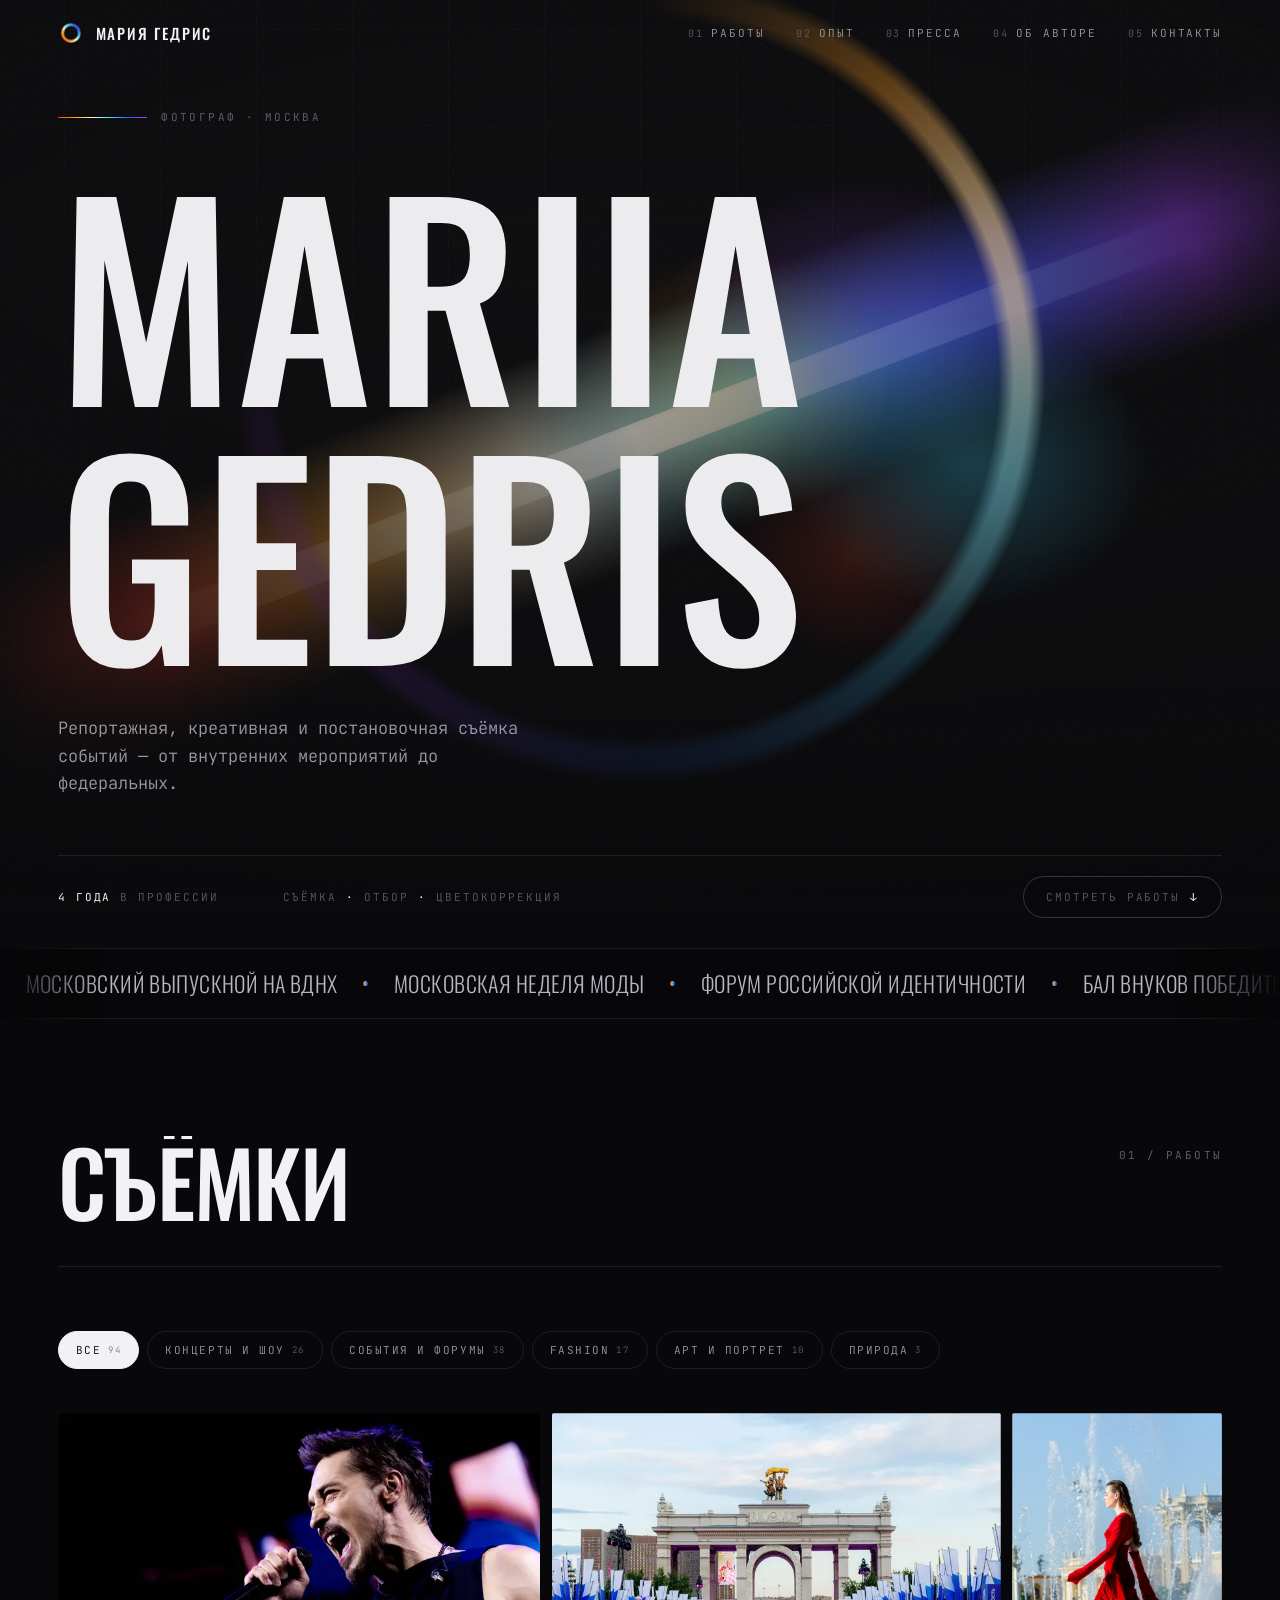
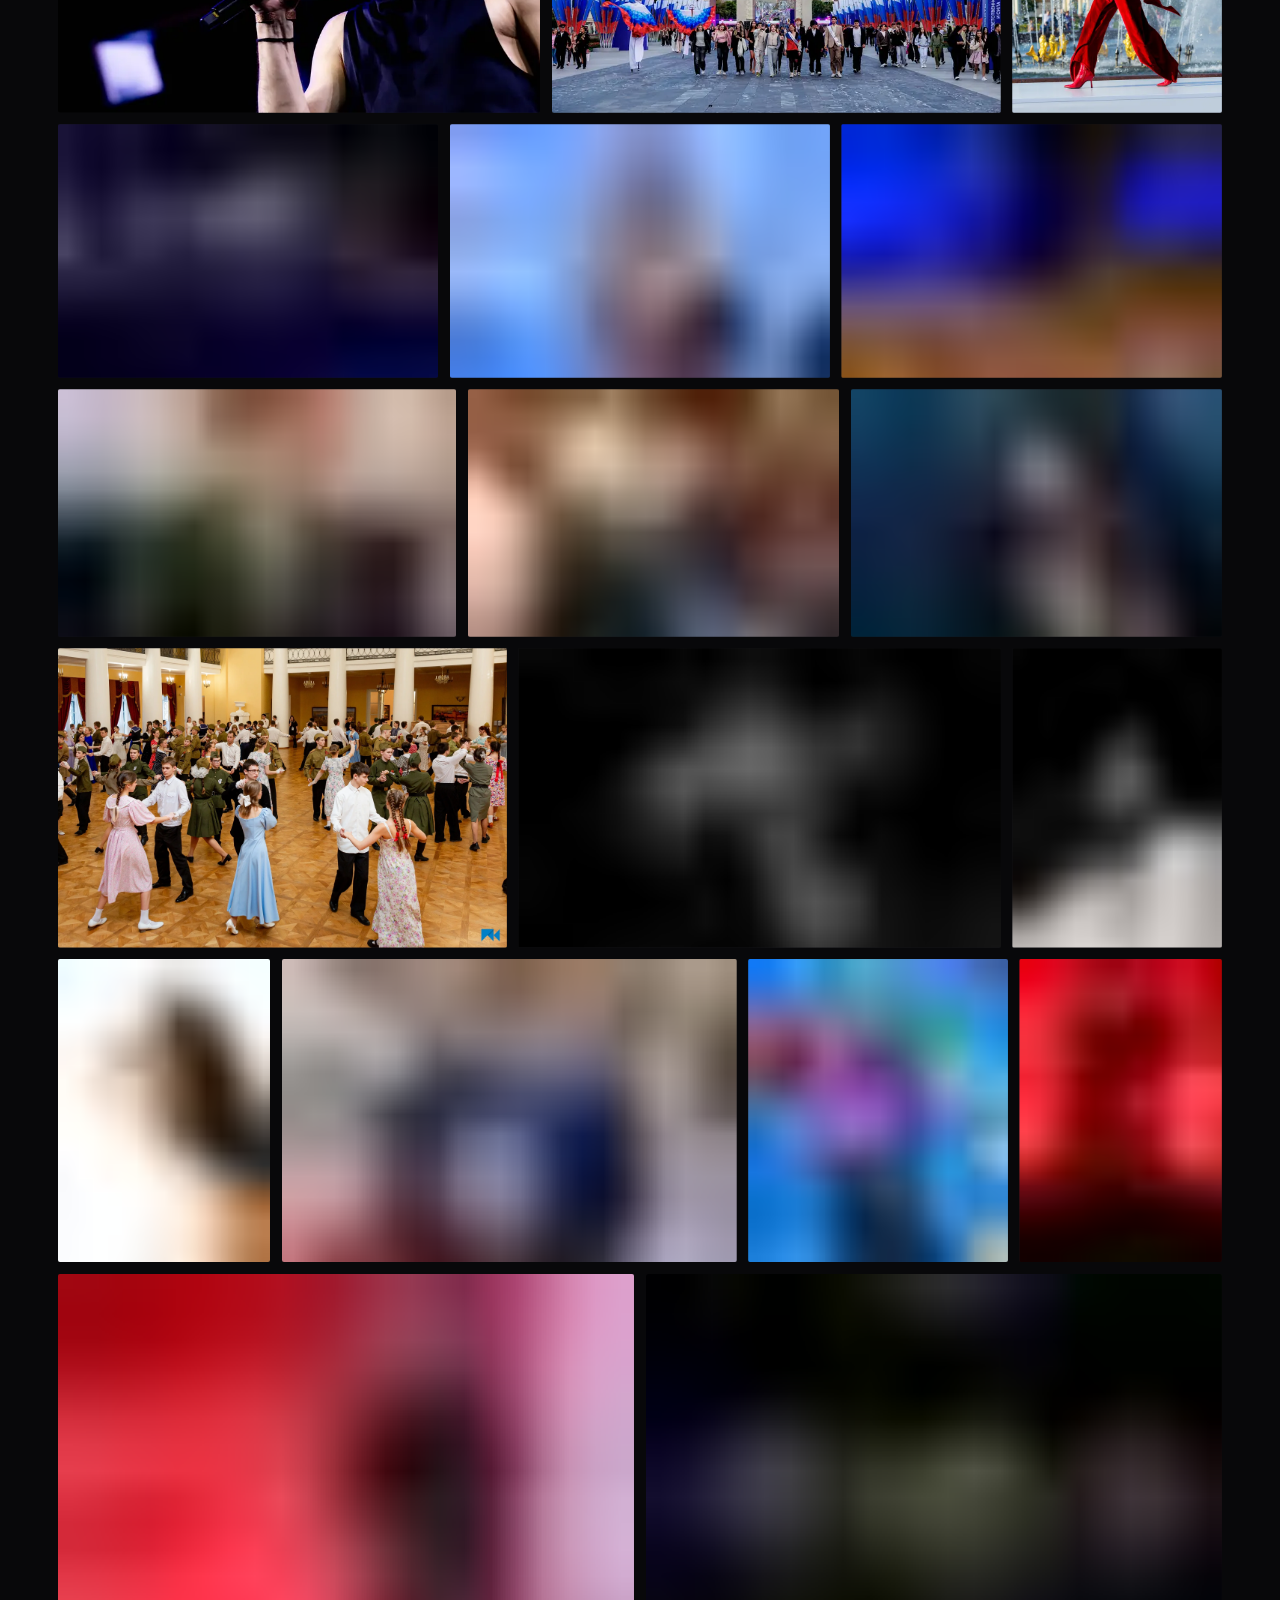
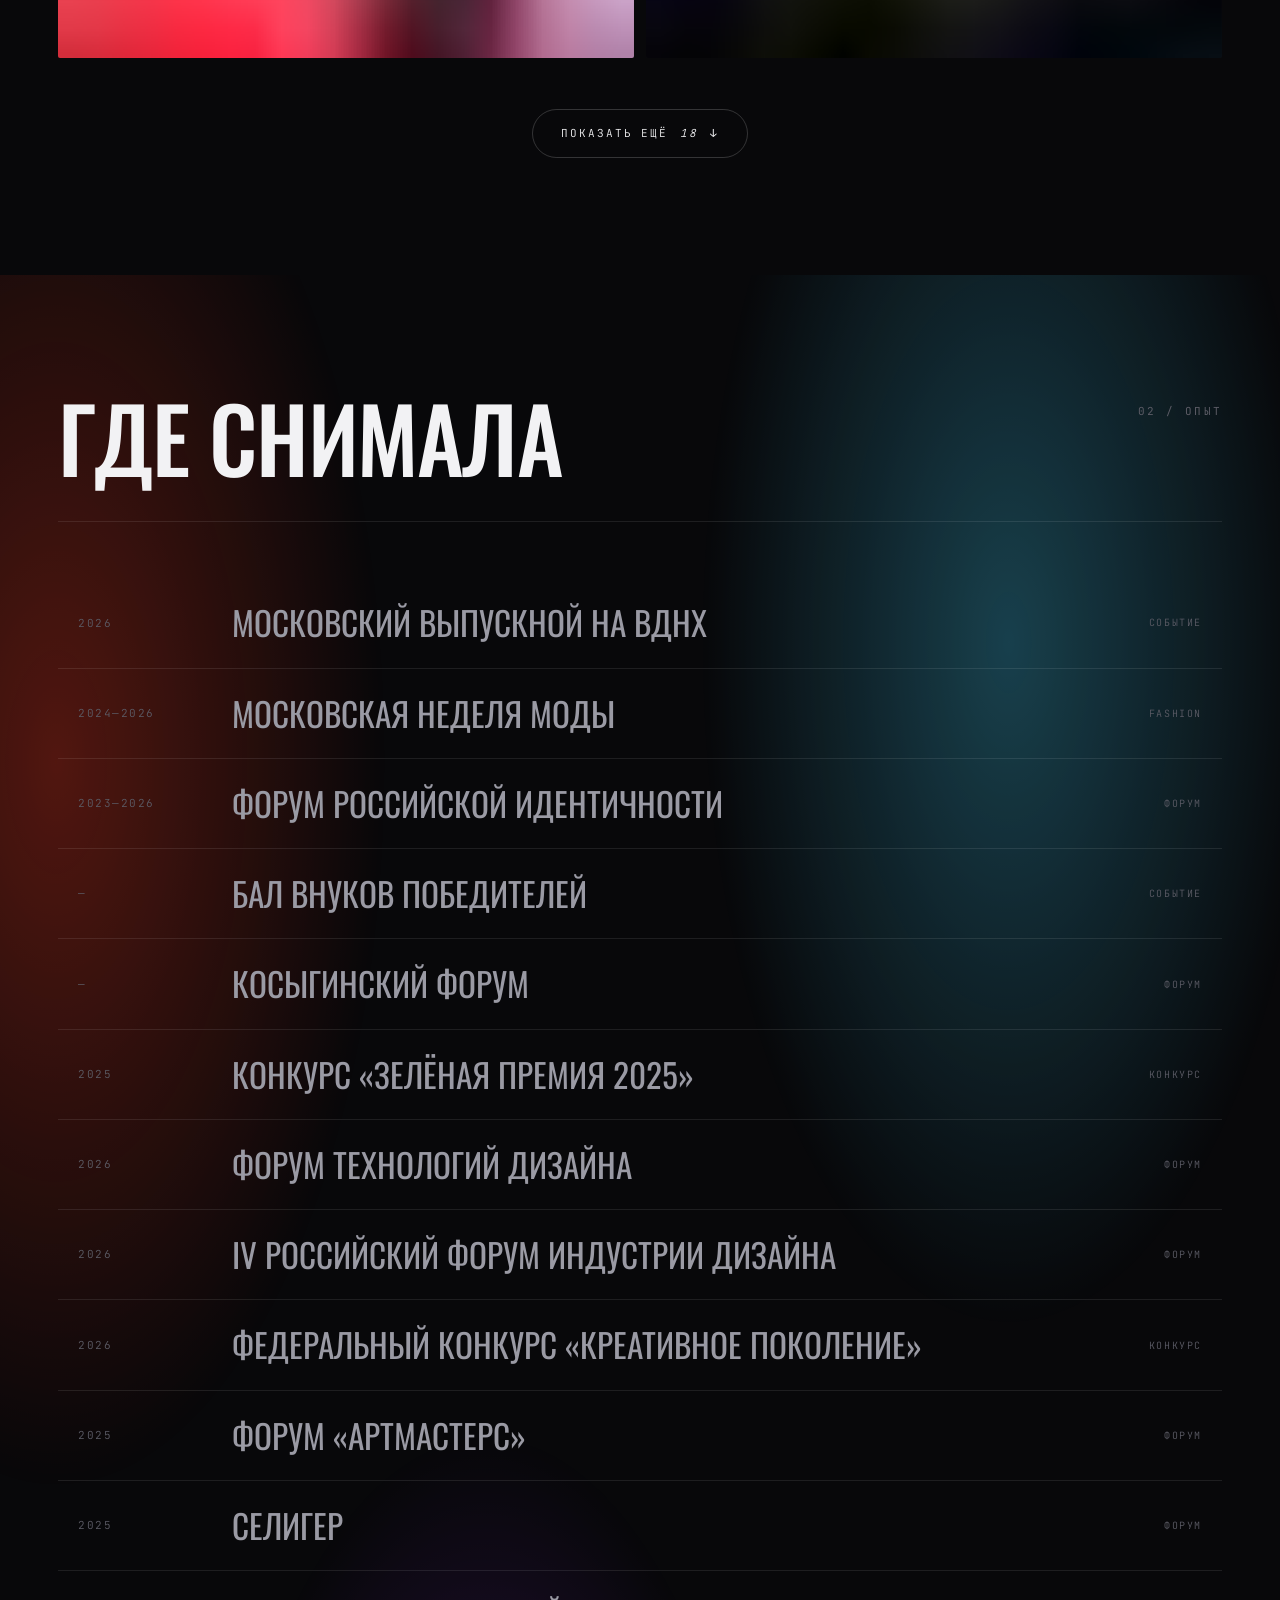
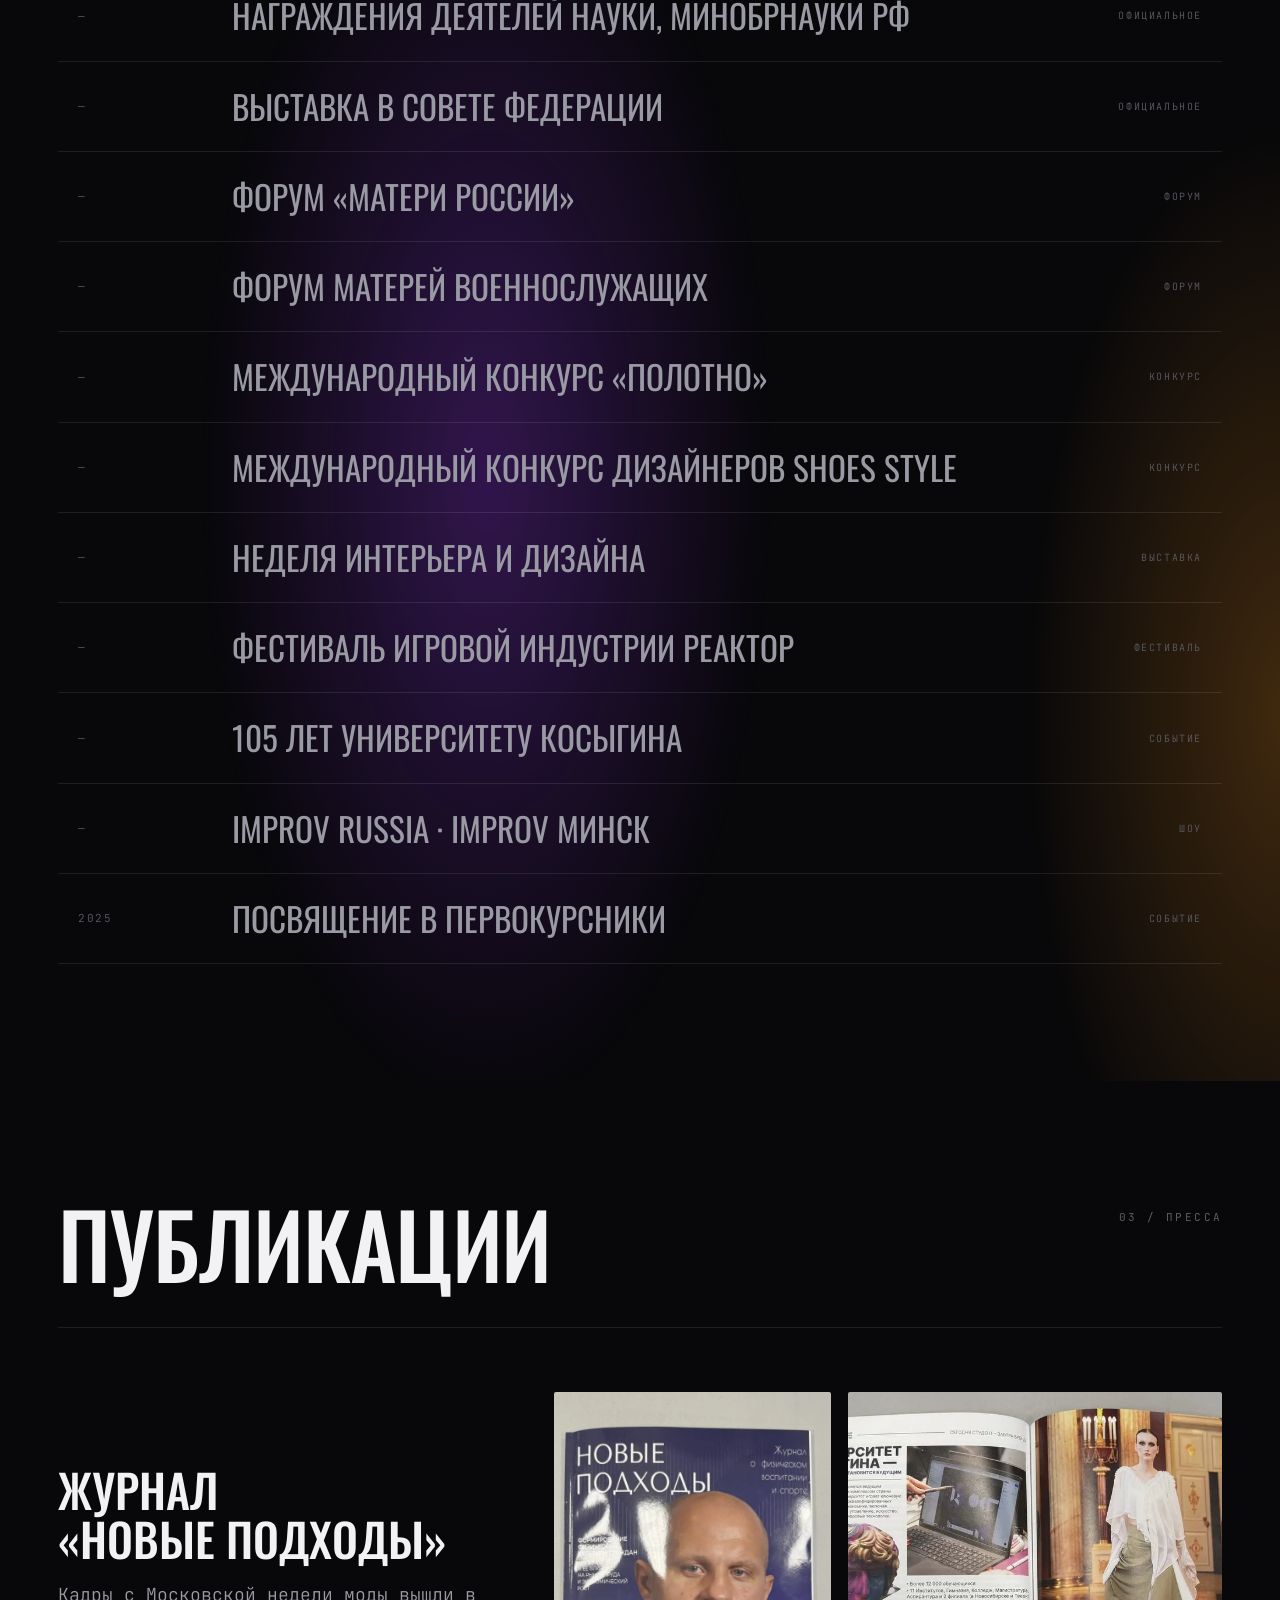
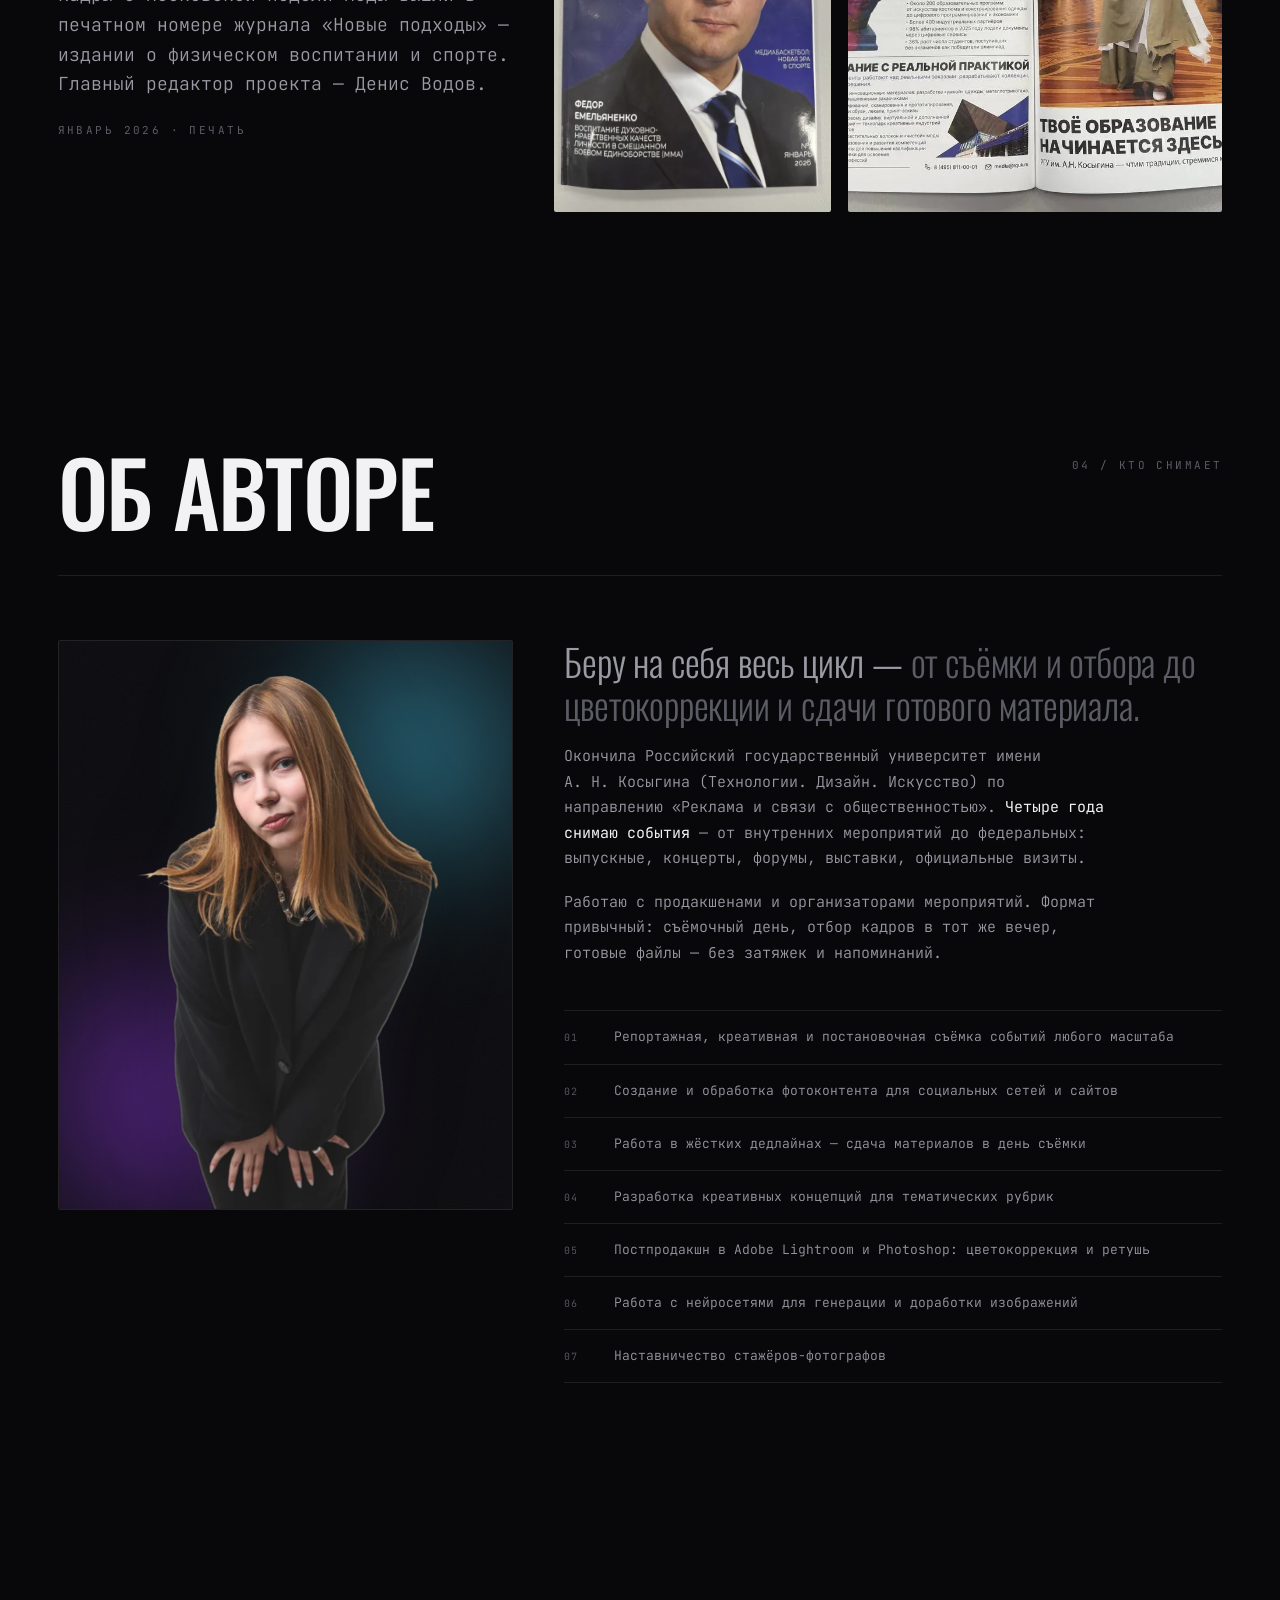
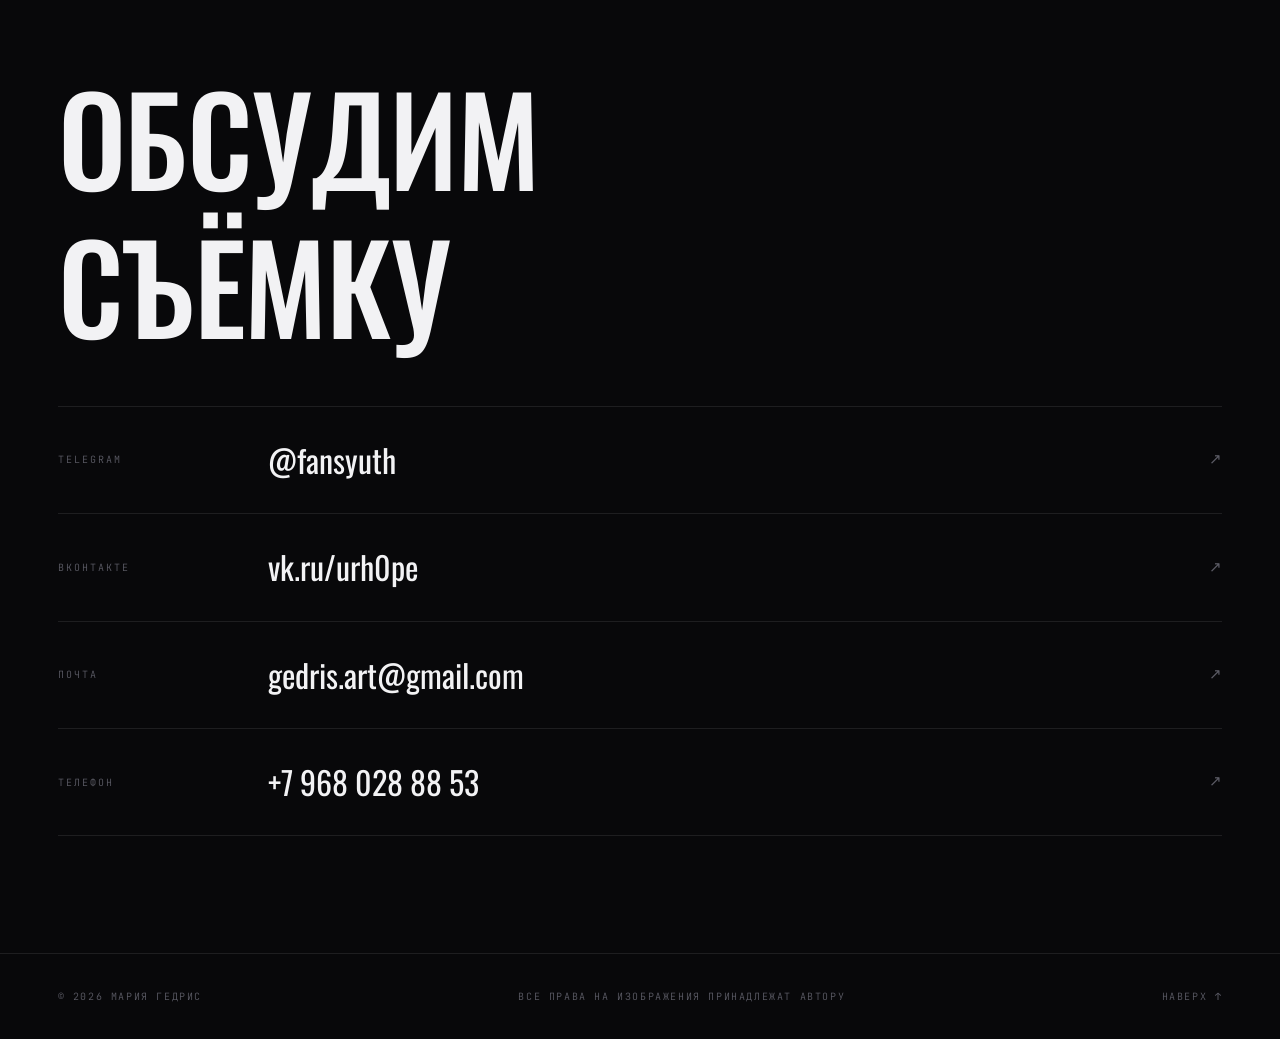
<file: index.html>
<!doctype html>
<html lang="ru">
<head>
<meta charset="utf-8">
<meta name="viewport" content="width=device-width, initial-scale=1, viewport-fit=cover">
<title>Мария Гедрис — фотограф. Съёмка событий и концертов</title>
<meta name="description" content="Мария Гедрис — фотограф из Москвы. Репортажная, креативная и постановочная съёмка событий: форумы, концерты, недели моды, выпускные. Сдача материала в день съёмки.">
<meta name="theme-color" content="#08080a">
<meta name="author" content="Мария Гедрис">

<meta property="og:type" content="website">
<meta property="og:title" content="Мария Гедрис — фотограф">
<meta property="og:description" content="Репортажная, креативная и постановочная съёмка событий — от внутренних мероприятий до федеральных.">
<meta property="og:image" content="assets/img/og.jpg">
<meta property="og:url" content="https://xdshn.github.io/gedris.art/">
<meta property="og:locale" content="ru_RU">
<meta property="og:site_name" content="Мария Гедрис">
<meta name="twitter:card" content="summary_large_image">
<link rel="canonical" href="https://xdshn.github.io/gedris.art/">

<link rel="icon" href="assets/img/misc/favicon.svg" type="image/svg+xml">
<link rel="apple-touch-icon" href="assets/img/misc/apple-touch-icon.png">
<link rel="preload" as="font" type="font/woff2" href="assets/fonts/oswald-cyrillic.woff2" crossorigin>
<link rel="preload" as="font" type="font/woff2" href="assets/fonts/jetbrains-mono-cyrillic.woff2" crossorigin>
<link rel="stylesheet" href="assets/css/fonts.css">
<link rel="stylesheet" href="assets/css/style.css">
<link rel="preload" as="image" href="assets/img/grid/concert-01.webp"
      imagesrcset="assets/img/grid-sm/concert-01.webp 950w, assets/img/grid/concert-01.webp 1700w"
      imagesizes="(max-width: 620px) 100vw, (max-width: 1000px) 50vw, 40vw">

<script type="application/ld+json">
{
  "@context": "https://schema.org",
  "@type": "Person",
  "name": "Мария Гедрис",
  "alternateName": ["Mariia Gedris", "Мария Курочкина"],
  "jobTitle": "Фотограф",
  "description": "Репортажная, креативная и постановочная съёмка событий — от внутренних мероприятий до федеральных.",
  "url": "https://xdshn.github.io/gedris.art/",
  "image": "https://xdshn.github.io/gedris.art/assets/img/og.jpg",
  "email": "gedris.art@gmail.com",
  "telephone": "+7-968-028-88-53",
  "address": { "@type": "PostalAddress", "addressLocality": "Москва", "addressCountry": "RU" },
  "sameAs": ["https://t.me/fansyuth", "https://vk.ru/urh0pe"],
  "knowsAbout": ["Репортажная съёмка", "Событийная фотография", "Fashion-съёмка",
                 "Концертная съёмка", "Постановочная съёмка", "Цветокоррекция"],
  "alumniOf": {
    "@type": "CollegeOrUniversity",
    "name": "Российский государственный университет имени А. Н. Косыгина"
  }
}
</script>
</head>
<body>

<!-- ================= ШАПКА ================= -->
<div class="boot" id="boot">
  <div class="boot-mark" aria-hidden="true">
    <svg viewBox="0 0 40 40">
      <defs>
        <linearGradient id="bootG" x1="0" y1="1" x2="1" y2="0">
          <stop offset="0%" stop-color="#ff3b1f"/><stop offset="22%" stop-color="#ff9b21"/>
          <stop offset="45%" stop-color="#fff4d6"/><stop offset="66%" stop-color="#45d6ff"/>
          <stop offset="84%" stop-color="#2f5bff"/><stop offset="100%" stop-color="#a03bff"/>
        </linearGradient>
      </defs>
      <circle cx="20" cy="20" r="13" fill="none" stroke="rgba(255,255,255,.09)" stroke-width="2.2"/>
      <circle class="boot-arc" cx="20" cy="20" r="13" fill="none" stroke="url(#bootG)" stroke-width="2.2"
              stroke-linecap="round" pathLength="100"/>
    </svg>
  </div>
  <p class="boot-txt">Мария Гедрис</p>
</div>

<div class="bg" id="bg" aria-hidden="true">
  <span class="bg-orb o1"></span>
  <span class="bg-orb o2"></span>
  <span class="bg-orb o3"></span>
  <span class="bg-orb o4"></span>
  <span class="bg-orb o5"></span>
  <span class="bg-orb o6"></span>
  <span class="bg-streak"></span>
  <span class="bg-arc"></span>
  <span class="bg-grid"></span>
  <span class="bg-noise"></span>
</div>

<!-- строго после фона: с тем же z-index, но раньше по разметке
     непрозрачная заливка .bg накрывала фонарик целиком -->
<u class="pointer-light" id="pointerLight" aria-hidden="true"></u>

<div class="progress" id="progress" aria-hidden="true"><i></i></div>
<header class="hdr" id="hdr">
  <a class="brand" href="#top" aria-label="Мария Гедрис — на главную">
    <svg viewBox="0 0 40 40" aria-hidden="true">
      <defs>
        <linearGradient id="bg1" x1="0" y1="1" x2="1" y2="0" gradientUnits="objectBoundingBox">
          <stop offset="0%"   stop-color="#ff3b1f"/>
          <stop offset="22%"  stop-color="#ff9b21"/>
          <stop offset="45%"  stop-color="#fff4d6"/>
          <stop offset="66%"  stop-color="#45d6ff"/>
          <stop offset="84%"  stop-color="#2f5bff"/>
          <stop offset="100%" stop-color="#a03bff"/>
        </linearGradient>
        <filter id="bl1" x="-60%" y="-60%" width="220%" height="220%">
          <feGaussianBlur stdDeviation="1.1"/>
        </filter>
      </defs>
      <circle cx="20" cy="20" r="13" fill="none" stroke="url(#bg1)"
              stroke-width="5" filter="url(#bl1)" opacity=".65"/>
      <circle cx="20" cy="20" r="13" fill="none" stroke="url(#bg1)" stroke-width="2.2"/>
    </svg>
    <span class="brand-txt">Мария&nbsp;Гедрис</span>
  </a>

  <button class="nav-toggle" id="navToggle" aria-label="Меню" aria-expanded="false" aria-controls="nav">
    <span></span><span></span><span></span>
  </button>

  <nav class="nav" id="nav">
    <a href="#works"><i>01</i>Работы</a>
    <a href="#exp"><i>02</i>Опыт</a>
    <a href="#press"><i>03</i>Пресса</a>
    <a href="#about"><i>04</i>Об&nbsp;авторе</a>
    <a href="#contact"><i>05</i>Контакты</a>
  </nav>
</header>

<main id="top">

  <!-- ================= ПЕРВЫЙ ЭКРАН ================= -->
  <section class="hero">
    <div class="flare-field hero-flare" aria-hidden="true"></div>

    <!-- размытое пятно на месте, где раньше стояла камера -->
    <div class="stage" id="stage" aria-hidden="true">
      <span class="cloud"></span>
    </div>

    <div class="wrap">
      <p class="hero-kicker label">Фотограф&nbsp;· Москва</p>

      <div class="name-box" id="nameBox">
        <h1 class="hero-name" id="heroName">
          <span class="ln"><i>Mariia</i></span>
          <span class="ln"><i>Gedris</i></span>
        </h1>
      </div>

      <p class="hero-sub">
        Репортажная, креативная и постановочная съёмка событий —
        от внутренних мероприятий до федеральных.
      </p>

      <div class="hero-meta">
        <span><b>4 года</b> в профессии</span>
        <span>Съёмка<b> · </b>отбор<b> · </b>цветокоррекция</span>
        <span class="spacer"></span>
        <a class="scroll-cue" href="#works"><span>Смотреть работы</span> <i aria-hidden="true">↓</i></a>
      </div>
    </div>
  </section>

  <!-- ================= БЕГУЩАЯ СТРОКА ================= -->
  <div class="ticker" aria-hidden="true">
    <div class="ticker-track" id="tickerTrack"></div>
  </div>

  <!-- ================= РАБОТЫ ================= -->
  <section class="section" id="works">
    <div class="wrap">
      <div class="section-head reveal">
        <h2 class="display">Съёмки</h2>
        <span class="label">01 / Работы</span>
      </div>

      <div class="filters" id="filters" role="tablist" aria-label="Фильтр по жанрам">
        <!-- FILTERS:START -->
        <button data-genre="all" role="tab" aria-selected="true">Все<em>94</em></button>
        <button data-genre="concert" role="tab" aria-selected="false">Концерты и шоу<em>26</em></button>
        <button data-genre="event" role="tab" aria-selected="false">События и форумы<em>38</em></button>
        <button data-genre="fashion" role="tab" aria-selected="false">Fashion<em>17</em></button>
        <button data-genre="art" role="tab" aria-selected="false">Арт и портрет<em>10</em></button>
        <button data-genre="nature" role="tab" aria-selected="false">Природа<em>3</em></button>
        <!-- FILTERS:END -->
      </div>

      <span class="row-probe" id="rowProbe" aria-hidden="true"></span>
      <div class="grid" id="grid">
        <!-- WORKS:START -->
<figure class="tile reveal" tabindex="0" role="button" data-genre="concert"
        data-full="assets/img/full/concert-01.webp" data-title="Дима Билан" data-cap="Концерт · сцена"
        aria-label="Дима Билан — Концерт · сцена. Фотограф Мария Гедрис" data-ar="1.611" style="--ar:1.611">
  <div class="tile-media" style="background-image:url([data-uri]);background-size:cover">
    <img src="assets/img/grid/concert-01.webp"
         srcset="assets/img/grid-sm/concert-01.webp 741w, assets/img/grid/concert-01.webp 1321w"
         sizes="(max-width: 620px) 100vw, (max-width: 1000px) 50vw, 40vw"
         alt="Дима Билан — Концерт · сцена. Фотограф Мария Гедрис" width="1321" height="820"
         loading="eager" decoding="async" fetchpriority="high">
  </div>
  <figcaption class="tile-cap">
    <div><h3>Дима Билан</h3><p>Концерт · сцена</p></div><span class="zoom" aria-hidden="true">↗</span>
  </figcaption>
</figure>
<figure class="tile reveal" tabindex="0" role="button" data-genre="event"
        data-full="assets/img/full/event-01.webp" data-title="Московский выпускной на ВДНХ" data-cap="Событие · 2026"
        aria-label="Московский выпускной на ВДНХ — Событие · 2026. Фотограф Мария Гедрис" data-ar="1.5" style="--ar:1.5">
  <div class="tile-media" style="background-image:url([data-uri]);background-size:cover">
    <img src="assets/img/grid/event-01.webp"
         srcset="assets/img/grid-sm/event-01.webp 690w, assets/img/grid/event-01.webp 1230w"
         sizes="(max-width: 620px) 100vw, (max-width: 1000px) 50vw, 40vw"
         alt="Московский выпускной на ВДНХ — Событие · 2026. Фотограф Мария Гедрис" width="1230" height="820"
         loading="eager" decoding="async" fetchpriority="auto">
  </div>
  <figcaption class="tile-cap">
    <div><h3>Московский выпускной на ВДНХ</h3><p>Событие · 2026</p></div><span class="zoom" aria-hidden="true">↗</span>
  </figcaption>
</figure>
<figure class="tile reveal" tabindex="0" role="button" data-genre="fashion"
        data-full="assets/img/full/fashion-01.webp" data-title="Московская неделя моды" data-cap="Показ · ВДНХ · 2025"
        aria-label="Московская неделя моды — Показ · ВДНХ · 2025. Фотограф Мария Гедрис" data-ar="0.7" style="--ar:0.7">
  <div class="tile-media" style="background-image:url([data-uri]);background-size:cover">
    <img src="assets/img/grid/fashion-01.webp"
         srcset="assets/img/grid-sm/fashion-01.webp 322w, assets/img/grid/fashion-01.webp 574w"
         sizes="(max-width: 620px) 100vw, (max-width: 1000px) 50vw, 40vw"
         alt="Московская неделя моды — Показ · ВДНХ · 2025. Фотограф Мария Гедрис" width="574" height="820"
         loading="eager" decoding="async" fetchpriority="auto">
  </div>
  <figcaption class="tile-cap">
    <div><h3>Московская неделя моды</h3><p>Показ · ВДНХ · 2025</p></div><span class="zoom" aria-hidden="true">↗</span>
  </figcaption>
</figure>
<figure class="tile reveal" tabindex="0" role="button" data-genre="concert"
        data-full="assets/img/full/reportage-9372.webp" data-title="Оркестр" data-cap="Концерт · общий план"
        aria-label="Оркестр — Концерт · общий план. Фотограф Мария Гедрис" data-ar="1.5" style="--ar:1.5">
  <div class="tile-media" style="background-image:url([data-uri]);background-size:cover">
    <img src="assets/img/full/reportage-9372.webp"
         sizes="(max-width: 620px) 100vw, (max-width: 1000px) 50vw, 40vw"
         alt="Оркестр — Концерт · общий план. Фотограф Мария Гедрис" width="1230" height="820"
         loading="eager" decoding="async" fetchpriority="auto">
  </div>
  <figcaption class="tile-cap">
    <div><h3>Оркестр</h3><p>Концерт · общий план</p></div><span class="zoom" aria-hidden="true">↗</span>
  </figcaption>
</figure>
<figure class="tile reveal" tabindex="0" role="button" data-genre="event"
        data-full="assets/img/full/reportage-9375.webp" data-title="Выступление на сцене" data-cap="Репортаж · спикер"
        aria-label="Выступление на сцене — Репортаж · спикер. Фотограф Мария Гедрис" data-ar="1.5" style="--ar:1.5">
  <div class="tile-media" style="background-image:url([data-uri]);background-size:cover">
    <img src="assets/img/full/reportage-9375.webp"
         sizes="(max-width: 620px) 100vw, (max-width: 1000px) 50vw, 40vw"
         alt="Выступление на сцене — Репортаж · спикер. Фотограф Мария Гедрис" width="1230" height="820"
         loading="lazy" decoding="async" fetchpriority="auto">
  </div>
  <figcaption class="tile-cap">
    <div><h3>Выступление на сцене</h3><p>Репортаж · спикер</p></div><span class="zoom" aria-hidden="true">↗</span>
  </figcaption>
</figure>
<figure class="tile reveal" tabindex="0" role="button" data-genre="event"
        data-full="assets/img/full/reportage-9386.webp" data-title="Форум российской идентичности" data-cap="Пленарное заседание"
        aria-label="Форум российской идентичности — Пленарное заседание. Фотограф Мария Гедрис" data-ar="1.5" style="--ar:1.5">
  <div class="tile-media" style="background-image:url([data-uri]);background-size:cover">
    <img src="assets/img/full/reportage-9386.webp"
         sizes="(max-width: 620px) 100vw, (max-width: 1000px) 50vw, 40vw"
         alt="Форум российской идентичности — Пленарное заседание. Фотограф Мария Гедрис" width="1230" height="820"
         loading="lazy" decoding="async" fetchpriority="auto">
  </div>
  <figcaption class="tile-cap">
    <div><h3>Форум российской идентичности</h3><p>Пленарное заседание</p></div><span class="zoom" aria-hidden="true">↗</span>
  </figcaption>
</figure>
<figure class="tile reveal" tabindex="0" role="button" data-genre="event"
        data-full="assets/img/full/event-04.webp" data-title="Выставка в Совете Федерации" data-cap="Официальная съёмка"
        aria-label="Выставка в Совете Федерации — Официальная съёмка. Фотограф Мария Гедрис" data-ar="1.612" style="--ar:1.612">
  <div class="tile-media" style="background-image:url([data-uri]);background-size:cover">
    <img src="assets/img/grid/event-04.webp"
         srcset="assets/img/grid-sm/event-04.webp 741w, assets/img/grid/event-04.webp 1322w"
         sizes="(max-width: 620px) 100vw, (max-width: 1000px) 50vw, 40vw"
         alt="Выставка в Совете Федерации — Официальная съёмка. Фотограф Мария Гедрис" width="1322" height="820"
         loading="lazy" decoding="async" fetchpriority="auto">
  </div>
  <figcaption class="tile-cap">
    <div><h3>Выставка в Совете Федерации</h3><p>Официальная съёмка</p></div><span class="zoom" aria-hidden="true">↗</span>
  </figcaption>
</figure>
<figure class="tile reveal" tabindex="0" role="button" data-genre="event"
        data-full="assets/img/full/reportage-9390.webp" data-title="Участники мероприятия" data-cap="Репортаж · зрительный зал"
        aria-label="Участники мероприятия — Репортаж · зрительный зал. Фотограф Мария Гедрис" data-ar="1.501" style="--ar:1.501">
  <div class="tile-media" style="background-image:url([data-uri]);background-size:cover">
    <img src="assets/img/full/reportage-9390.webp"
         sizes="(max-width: 620px) 100vw, (max-width: 1000px) 50vw, 40vw"
         alt="Участники мероприятия — Репортаж · зрительный зал. Фотограф Мария Гедрис" width="1231" height="820"
         loading="lazy" decoding="async" fetchpriority="auto">
  </div>
  <figcaption class="tile-cap">
    <div><h3>Участники мероприятия</h3><p>Репортаж · зрительный зал</p></div><span class="zoom" aria-hidden="true">↗</span>
  </figcaption>
</figure>
<figure class="tile reveal" tabindex="0" role="button" data-genre="concert"
        data-full="assets/img/full/concert-02.webp" data-title="Антон Шастун" data-cap="Improv Russia"
        aria-label="Антон Шастун — Improv Russia. Фотограф Мария Гедрис" data-ar="1.5" style="--ar:1.5">
  <div class="tile-media" style="background-image:url([data-uri]);background-size:cover">
    <img src="assets/img/grid/concert-02.webp"
         srcset="assets/img/grid-sm/concert-02.webp 690w, assets/img/grid/concert-02.webp 1230w"
         sizes="(max-width: 620px) 100vw, (max-width: 1000px) 50vw, 40vw"
         alt="Антон Шастун — Improv Russia. Фотограф Мария Гедрис" width="1230" height="820"
         loading="lazy" decoding="async" fetchpriority="auto">
  </div>
  <figcaption class="tile-cap">
    <div><h3>Антон Шастун</h3><p>Improv Russia</p></div><span class="zoom" aria-hidden="true">↗</span>
  </figcaption>
</figure>
<figure class="tile reveal" tabindex="0" role="button" data-genre="event"
        data-full="assets/img/full/reportage-9381.webp" data-title="Бал внуков победителей" data-cap="Танцевальный зал"
        aria-label="Бал внуков победителей — Танцевальный зал. Фотограф Мария Гедрис" data-ar="1.501" style="--ar:1.501">
  <div class="tile-media" style="background-image:url([data-uri]);background-size:cover">
    <img src="assets/img/full/reportage-9381.webp"
         sizes="(max-width: 620px) 100vw, (max-width: 1000px) 50vw, 40vw"
         alt="Бал внуков победителей — Танцевальный зал. Фотограф Мария Гедрис" width="1231" height="820"
         loading="lazy" decoding="async" fetchpriority="auto">
  </div>
  <figcaption class="tile-cap">
    <div><h3>Бал внуков победителей</h3><p>Танцевальный зал</p></div><span class="zoom" aria-hidden="true">↗</span>
  </figcaption>
</figure>
<figure class="tile reveal" tabindex="0" role="button" data-genre="concert"
        data-full="assets/img/full/concert-03.webp" data-title="Дима Билан" data-cap="Концерт · чёрно-белое"
        aria-label="Дима Билан — Концерт · чёрно-белое. Фотограф Мария Гедрис" data-ar="1.612" style="--ar:1.612">
  <div class="tile-media" style="background-image:url([data-uri]);background-size:cover">
    <img src="assets/img/grid/concert-03.webp"
         srcset="assets/img/grid-sm/concert-03.webp 742w, assets/img/grid/concert-03.webp 1322w"
         sizes="(max-width: 620px) 100vw, (max-width: 1000px) 50vw, 40vw"
         alt="Дима Билан — Концерт · чёрно-белое. Фотограф Мария Гедрис" width="1322" height="820"
         loading="lazy" decoding="async" fetchpriority="auto">
  </div>
  <figcaption class="tile-cap">
    <div><h3>Дима Билан</h3><p>Концерт · чёрно-белое</p></div><span class="zoom" aria-hidden="true">↗</span>
  </figcaption>
</figure>
<figure class="tile reveal" tabindex="0" role="button" data-genre="fashion"
        data-full="assets/img/full/fashion-02.webp" data-title="Московская неделя моды" data-cap="SYSOEV · показ · 2026"
        aria-label="Московская неделя моды — SYSOEV · показ · 2026. Фотограф Мария Гедрис" data-ar="0.7" style="--ar:0.7">
  <div class="tile-media" style="background-image:url([data-uri]);background-size:cover">
    <img src="assets/img/grid/fashion-02.webp"
         srcset="assets/img/grid-sm/fashion-02.webp 322w, assets/img/grid/fashion-02.webp 574w"
         sizes="(max-width: 620px) 100vw, (max-width: 1000px) 50vw, 40vw"
         alt="Московская неделя моды — SYSOEV · показ · 2026. Фотограф Мария Гедрис" width="574" height="820"
         loading="lazy" decoding="async" fetchpriority="auto">
  </div>
  <figcaption class="tile-cap">
    <div><h3>Московская неделя моды</h3><p>SYSOEV · показ · 2026</p></div><span class="zoom" aria-hidden="true">↗</span>
  </figcaption>
</figure>
<figure class="tile reveal" tabindex="0" role="button" data-genre="art"
        data-full="assets/img/full/art-01.webp" data-title="Портрет" data-cap="Студия · высокий ключ"
        aria-label="Портрет — Студия · высокий ключ. Фотограф Мария Гедрис" data-ar="0.7" style="--ar:0.7">
  <div class="tile-media" style="background-image:url([data-uri]);background-size:cover">
    <img src="assets/img/grid/art-01.webp"
         srcset="assets/img/grid-sm/art-01.webp 322w, assets/img/grid/art-01.webp 574w"
         sizes="(max-width: 620px) 100vw, (max-width: 1000px) 50vw, 40vw"
         alt="Портрет — Студия · высокий ключ. Фотограф Мария Гедрис" width="574" height="820"
         loading="lazy" decoding="async" fetchpriority="auto">
  </div>
  <figcaption class="tile-cap">
    <div><h3>Портрет</h3><p>Студия · высокий ключ</p></div><span class="zoom" aria-hidden="true">↗</span>
  </figcaption>
</figure>
<figure class="tile reveal" tabindex="0" role="button" data-genre="event"
        data-full="assets/img/full/reportage-9373.webp" data-title="Торжественное мероприятие" data-cap="Вручение награды"
        aria-label="Торжественное мероприятие — Вручение награды. Фотограф Мария Гедрис" data-ar="1.5" style="--ar:1.5">
  <div class="tile-media" style="background-image:url([data-uri]);background-size:cover">
    <img src="assets/img/full/reportage-9373.webp"
         sizes="(max-width: 620px) 100vw, (max-width: 1000px) 50vw, 40vw"
         alt="Торжественное мероприятие — Вручение награды. Фотограф Мария Гедрис" width="1230" height="820"
         loading="lazy" decoding="async" fetchpriority="auto">
  </div>
  <figcaption class="tile-cap">
    <div><h3>Торжественное мероприятие</h3><p>Вручение награды</p></div><span class="zoom" aria-hidden="true">↗</span>
  </figcaption>
</figure>
<figure class="tile reveal" tabindex="0" role="button" data-genre="art"
        data-full="assets/img/full/art-02.webp" data-title="Цветение" data-cap="Креативная съёмка"
        aria-label="Цветение — Креативная съёмка. Фотограф Мария Гедрис" data-ar="0.856" style="--ar:0.856">
  <div class="tile-media" style="background-image:url([data-uri]);background-size:cover">
    <img src="assets/img/grid/art-02.webp"
         srcset="assets/img/grid-sm/art-02.webp 394w, assets/img/grid/art-02.webp 702w"
         sizes="(max-width: 620px) 100vw, (max-width: 1000px) 50vw, 40vw"
         alt="Цветение — Креативная съёмка. Фотограф Мария Гедрис" width="702" height="820"
         loading="lazy" decoding="async" fetchpriority="auto">
  </div>
  <figcaption class="tile-cap">
    <div><h3>Цветение</h3><p>Креативная съёмка</p></div><span class="zoom" aria-hidden="true">↗</span>
  </figcaption>
</figure>
<figure class="tile reveal" tabindex="0" role="button" data-genre="event"
        data-full="assets/img/full/event-02.webp" data-title="Московский выпускной на ВДНХ" data-cap="Главная сцена · 2026"
        aria-label="Московский выпускной на ВДНХ — Главная сцена · 2026. Фотограф Мария Гедрис" data-ar="0.667" style="--ar:0.667">
  <div class="tile-media" style="background-image:url([data-uri]);background-size:cover">
    <img src="assets/img/grid/event-02.webp"
         srcset="assets/img/grid-sm/event-02.webp 307w, assets/img/grid/event-02.webp 547w"
         sizes="(max-width: 620px) 100vw, (max-width: 1000px) 50vw, 40vw"
         alt="Московский выпускной на ВДНХ — Главная сцена · 2026. Фотограф Мария Гедрис" width="547" height="820"
         loading="lazy" decoding="async" fetchpriority="auto">
  </div>
  <figcaption class="tile-cap">
    <div><h3>Московский выпускной на ВДНХ</h3><p>Главная сцена · 2026</p></div><span class="zoom" aria-hidden="true">↗</span>
  </figcaption>
</figure>
<figure class="tile reveal" tabindex="0" role="button" data-genre="concert"
        data-full="assets/img/full/concert-04.webp" data-title="Сергей Лазарев" data-cap="Московский выпускной · 2026"
        aria-label="Сергей Лазарев — Московский выпускной · 2026. Фотограф Мария Гедрис" data-ar="1.5" style="--ar:1.5">
  <div class="tile-media" style="background-image:url([data-uri]);background-size:cover">
    <img src="assets/img/grid/concert-04.webp"
         srcset="assets/img/grid-sm/concert-04.webp 690w, assets/img/grid/concert-04.webp 1230w"
         sizes="(max-width: 620px) 100vw, (max-width: 1000px) 50vw, 40vw"
         alt="Сергей Лазарев — Московский выпускной · 2026. Фотограф Мария Гедрис" width="1230" height="820"
         loading="lazy" decoding="async" fetchpriority="auto">
  </div>
  <figcaption class="tile-cap">
    <div><h3>Сергей Лазарев</h3><p>Московский выпускной · 2026</p></div><span class="zoom" aria-hidden="true">↗</span>
  </figcaption>
</figure>
<figure class="tile reveal" tabindex="0" role="button" data-genre="concert"
        data-full="assets/img/full/reportage-9382.webp" data-title="Балет" data-cap="Выступление на сцене"
        aria-label="Балет — Выступление на сцене. Фотограф Мария Гедрис" data-ar="1.5" style="--ar:1.5">
  <div class="tile-media" style="background-image:url([data-uri]);background-size:cover">
    <img src="assets/img/full/reportage-9382.webp"
         sizes="(max-width: 620px) 100vw, (max-width: 1000px) 50vw, 40vw"
         alt="Балет — Выступление на сцене. Фотограф Мария Гедрис" width="1230" height="820"
         loading="lazy" decoding="async" fetchpriority="auto">
  </div>
  <figcaption class="tile-cap">
    <div><h3>Балет</h3><p>Выступление на сцене</p></div><span class="zoom" aria-hidden="true">↗</span>
  </figcaption>
</figure>
<figure class="tile reveal" tabindex="0" role="button" data-genre="event"
        data-full="assets/img/full/event-03.webp" data-title="Креативное поколение" data-cap="Церемония награждения финалистов"
        aria-label="Креативное поколение — Церемония награждения финалистов. Фотограф Мария Гедрис" data-ar="1.61" style="--ar:1.61">
  <div class="tile-media" style="background-image:url([data-uri]);background-size:cover">
    <img src="assets/img/grid/event-03.webp"
         srcset="assets/img/grid-sm/event-03.webp 741w, assets/img/grid/event-03.webp 1320w"
         sizes="(max-width: 620px) 100vw, (max-width: 1000px) 50vw, 40vw"
         alt="Креативное поколение — Церемония награждения финалистов. Фотограф Мария Гедрис" width="1320" height="820"
         loading="lazy" decoding="async" fetchpriority="auto">
  </div>
  <figcaption class="tile-cap">
    <div><h3>Креативное поколение</h3><p>Церемония награждения финалистов</p></div><span class="zoom" aria-hidden="true">↗</span>
  </figcaption>
</figure>
<figure class="tile reveal" tabindex="0" role="button" data-genre="fashion"
        data-full="assets/img/full/fashion-03.webp" data-title="Московская неделя моды" data-cap="Показ · ВДНХ · 2025"
        aria-label="Московская неделя моды — Показ · ВДНХ · 2025. Фотограф Мария Гедрис" data-ar="0.7" style="--ar:0.7">
  <div class="tile-media" style="background-image:url([data-uri]);background-size:cover">
    <img src="assets/img/grid/fashion-03.webp"
         srcset="assets/img/grid-sm/fashion-03.webp 322w, assets/img/grid/fashion-03.webp 574w"
         sizes="(max-width: 620px) 100vw, (max-width: 1000px) 50vw, 40vw"
         alt="Московская неделя моды — Показ · ВДНХ · 2025. Фотограф Мария Гедрис" width="574" height="820"
         loading="lazy" decoding="async" fetchpriority="auto">
  </div>
  <figcaption class="tile-cap">
    <div><h3>Московская неделя моды</h3><p>Показ · ВДНХ · 2025</p></div><span class="zoom" aria-hidden="true">↗</span>
  </figcaption>
</figure>
<figure class="tile reveal" tabindex="0" role="button" data-genre="event"
        data-full="assets/img/full/reportage-9378.webp" data-title="Косыгинский форум" data-cap="Круглый стол"
        aria-label="Косыгинский форум — Круглый стол. Фотограф Мария Гедрис" data-ar="1.5" style="--ar:1.5">
  <div class="tile-media" style="background-image:url([data-uri]);background-size:cover">
    <img src="assets/img/full/reportage-9378.webp"
         sizes="(max-width: 620px) 100vw, (max-width: 1000px) 50vw, 40vw"
         alt="Косыгинский форум — Круглый стол. Фотограф Мария Гедрис" width="1230" height="820"
         loading="lazy" decoding="async" fetchpriority="auto">
  </div>
  <figcaption class="tile-cap">
    <div><h3>Косыгинский форум</h3><p>Круглый стол</p></div><span class="zoom" aria-hidden="true">↗</span>
  </figcaption>
</figure>
<figure class="tile reveal" tabindex="0" role="button" data-genre="concert"
        data-full="assets/img/full/concert-05.webp" data-title="The Hatters" data-cap="Московский выпускной · 2026"
        aria-label="The Hatters — Московский выпускной · 2026. Фотограф Мария Гедрис" data-ar="1.5" style="--ar:1.5">
  <div class="tile-media" style="background-image:url([data-uri]);background-size:cover">
    <img src="assets/img/grid/concert-05.webp"
         srcset="assets/img/grid-sm/concert-05.webp 690w, assets/img/grid/concert-05.webp 1230w"
         sizes="(max-width: 620px) 100vw, (max-width: 1000px) 50vw, 40vw"
         alt="The Hatters — Московский выпускной · 2026. Фотограф Мария Гедрис" width="1230" height="820"
         loading="lazy" decoding="async" fetchpriority="auto">
  </div>
  <figcaption class="tile-cap">
    <div><h3>The Hatters</h3><p>Московский выпускной · 2026</p></div><span class="zoom" aria-hidden="true">↗</span>
  </figcaption>
</figure>
<figure class="tile reveal" tabindex="0" role="button" data-genre="event"
        data-full="assets/img/full/event-05.webp" data-title="Форум индустрии дизайна" data-cap="IV Российский форум · пленарная сессия"
        aria-label="Форум индустрии дизайна — IV Российский форум · пленарная сессия. Фотограф Мария Гедрис" data-ar="1.61" style="--ar:1.61">
  <div class="tile-media" style="background-image:url([data-uri]);background-size:cover">
    <img src="assets/img/grid/event-05.webp"
         srcset="assets/img/grid-sm/event-05.webp 741w, assets/img/grid/event-05.webp 1280w"
         sizes="(max-width: 620px) 100vw, (max-width: 1000px) 50vw, 40vw"
         alt="Форум индустрии дизайна — IV Российский форум · пленарная сессия. Фотограф Мария Гедрис" width="1280" height="795"
         loading="lazy" decoding="async" fetchpriority="auto">
  </div>
  <figcaption class="tile-cap">
    <div><h3>Форум индустрии дизайна</h3><p>IV Российский форум · пленарная сессия</p></div><span class="zoom" aria-hidden="true">↗</span>
  </figcaption>
</figure>
<figure class="tile reveal" tabindex="0" role="button" data-genre="art"
        data-full="assets/img/full/art-03.webp" data-title="Каллы" data-cap="Концептуальная съёмка"
        aria-label="Каллы — Концептуальная съёмка. Фотограф Мария Гедрис" data-ar="0.667" style="--ar:0.667">
  <div class="tile-media" style="background-image:url([data-uri]);background-size:cover">
    <img src="assets/img/grid/art-03.webp"
         srcset="assets/img/grid-sm/art-03.webp 307w, assets/img/grid/art-03.webp 547w"
         sizes="(max-width: 620px) 100vw, (max-width: 1000px) 50vw, 40vw"
         alt="Каллы — Концептуальная съёмка. Фотограф Мария Гедрис" width="547" height="820"
         loading="lazy" decoding="async" fetchpriority="auto">
  </div>
  <figcaption class="tile-cap">
    <div><h3>Каллы</h3><p>Концептуальная съёмка</p></div><span class="zoom" aria-hidden="true">↗</span>
  </figcaption>
</figure>
<figure class="tile reveal" tabindex="0" role="button" data-genre="event"
        data-full="assets/img/full/event-06.webp" data-title="Московский выпускной на ВДНХ" data-cap="Событие · 2026"
        aria-label="Московский выпускной на ВДНХ — Событие · 2026. Фотограф Мария Гедрис" data-ar="1.5" style="--ar:1.5">
  <div class="tile-media" style="background-image:url([data-uri]);background-size:cover">
    <img src="assets/img/grid/event-06.webp"
         srcset="assets/img/grid-sm/event-06.webp 690w, assets/img/grid/event-06.webp 1230w"
         sizes="(max-width: 620px) 100vw, (max-width: 1000px) 50vw, 40vw"
         alt="Московский выпускной на ВДНХ — Событие · 2026. Фотограф Мария Гедрис" width="1230" height="820"
         loading="lazy" decoding="async" fetchpriority="auto">
  </div>
  <figcaption class="tile-cap">
    <div><h3>Московский выпускной на ВДНХ</h3><p>Событие · 2026</p></div><span class="zoom" aria-hidden="true">↗</span>
  </figcaption>
</figure>
<figure class="tile reveal" tabindex="0" role="button" data-genre="concert"
        data-full="assets/img/full/concert-06.webp" data-title="Дима Билан" data-cap="Концерт · сцена"
        aria-label="Дима Билан — Концерт · сцена. Фотограф Мария Гедрис" data-ar="1.611" style="--ar:1.611">
  <div class="tile-media" style="background-image:url([data-uri]);background-size:cover">
    <img src="assets/img/grid/concert-06.webp"
         srcset="assets/img/grid-sm/concert-06.webp 741w, assets/img/grid/concert-06.webp 1321w"
         sizes="(max-width: 620px) 100vw, (max-width: 1000px) 50vw, 40vw"
         alt="Дима Билан — Концерт · сцена. Фотограф Мария Гедрис" width="1321" height="820"
         loading="lazy" decoding="async" fetchpriority="auto">
  </div>
  <figcaption class="tile-cap">
    <div><h3>Дима Билан</h3><p>Концерт · сцена</p></div><span class="zoom" aria-hidden="true">↗</span>
  </figcaption>
</figure>
<figure class="tile reveal" tabindex="0" role="button" data-genre="concert"
        data-full="assets/img/full/concert-07.webp" data-title="Дима Билан" data-cap="Концерт · сцена"
        aria-label="Дима Билан — Концерт · сцена. Фотограф Мария Гедрис" data-ar="1.612" style="--ar:1.612">
  <div class="tile-media" style="background-image:url([data-uri]);background-size:cover">
    <img src="assets/img/grid/concert-07.webp"
         srcset="assets/img/grid-sm/concert-07.webp 741w, assets/img/grid/concert-07.webp 1321w"
         sizes="(max-width: 620px) 100vw, (max-width: 1000px) 50vw, 40vw"
         alt="Дима Билан — Концерт · сцена. Фотограф Мария Гедрис" width="1321" height="820"
         loading="lazy" decoding="async" fetchpriority="auto">
  </div>
  <figcaption class="tile-cap">
    <div><h3>Дима Билан</h3><p>Концерт · сцена</p></div><span class="zoom" aria-hidden="true">↗</span>
  </figcaption>
</figure>
<figure class="tile reveal" tabindex="0" role="button" data-genre="event"
        data-full="assets/img/full/reportage-9369.webp" data-title="Участница мероприятия" data-cap="Репортаж · портрет"
        aria-label="Участница мероприятия — Репортаж · портрет. Фотограф Мария Гедрис" data-ar="0.667" style="--ar:0.667">
  <div class="tile-media" style="background-image:url([data-uri]);background-size:cover">
    <img src="assets/img/full/reportage-9369.webp"
         sizes="(max-width: 620px) 100vw, (max-width: 1000px) 50vw, 40vw"
         alt="Участница мероприятия — Репортаж · портрет. Фотограф Мария Гедрис" width="547" height="820"
         loading="lazy" decoding="async" fetchpriority="auto">
  </div>
  <figcaption class="tile-cap">
    <div><h3>Участница мероприятия</h3><p>Репортаж · портрет</p></div><span class="zoom" aria-hidden="true">↗</span>
  </figcaption>
</figure>
<figure class="tile reveal" tabindex="0" role="button" data-genre="concert"
        data-full="assets/img/full/concert-08.webp" data-title="Дима Билан" data-cap="Концерт · чёрно-белое"
        aria-label="Дима Билан — Концерт · чёрно-белое. Фотограф Мария Гедрис" data-ar="1.611" style="--ar:1.611">
  <div class="tile-media" style="background-image:url([data-uri]);background-size:cover">
    <img src="assets/img/grid/concert-08.webp"
         srcset="assets/img/grid-sm/concert-08.webp 741w, assets/img/grid/concert-08.webp 1321w"
         sizes="(max-width: 620px) 100vw, (max-width: 1000px) 50vw, 40vw"
         alt="Дима Билан — Концерт · чёрно-белое. Фотограф Мария Гедрис" width="1321" height="820"
         loading="lazy" decoding="async" fetchpriority="auto">
  </div>
  <figcaption class="tile-cap">
    <div><h3>Дима Билан</h3><p>Концерт · чёрно-белое</p></div><span class="zoom" aria-hidden="true">↗</span>
  </figcaption>
</figure>
<figure class="tile reveal" tabindex="0" role="button" data-genre="concert"
        data-full="assets/img/full/concert-09.webp" data-title="Дима Билан" data-cap="Концерт · общий план"
        aria-label="Дима Билан — Концерт · общий план. Фотограф Мария Гедрис" data-ar="1.611" style="--ar:1.611">
  <div class="tile-media" style="background-image:url([data-uri]);background-size:cover">
    <img src="assets/img/grid/concert-09.webp"
         srcset="assets/img/grid-sm/concert-09.webp 741w, assets/img/grid/concert-09.webp 1321w"
         sizes="(max-width: 620px) 100vw, (max-width: 1000px) 50vw, 40vw"
         alt="Дима Билан — Концерт · общий план. Фотограф Мария Гедрис" width="1321" height="820"
         loading="lazy" decoding="async" fetchpriority="auto">
  </div>
  <figcaption class="tile-cap">
    <div><h3>Дима Билан</h3><p>Концерт · общий план</p></div><span class="zoom" aria-hidden="true">↗</span>
  </figcaption>
</figure>
<figure class="tile reveal" tabindex="0" role="button" data-genre="concert"
        data-full="assets/img/full/concert-10.webp" data-title="Сергей Лазарев" data-cap="Московский выпускной · 2026"
        aria-label="Сергей Лазарев — Московский выпускной · 2026. Фотограф Мария Гедрис" data-ar="0.667" style="--ar:0.667">
  <div class="tile-media" style="background-image:url([data-uri]);background-size:cover">
    <img src="assets/img/grid/concert-10.webp"
         srcset="assets/img/grid-sm/concert-10.webp 307w, assets/img/grid/concert-10.webp 547w"
         sizes="(max-width: 620px) 100vw, (max-width: 1000px) 50vw, 40vw"
         alt="Сергей Лазарев — Московский выпускной · 2026. Фотограф Мария Гедрис" width="547" height="820"
         loading="lazy" decoding="async" fetchpriority="auto">
  </div>
  <figcaption class="tile-cap">
    <div><h3>Сергей Лазарев</h3><p>Московский выпускной · 2026</p></div><span class="zoom" aria-hidden="true">↗</span>
  </figcaption>
</figure>
<figure class="tile reveal" tabindex="0" role="button" data-genre="event"
        data-full="assets/img/full/reportage-9371.webp" data-title="105 лет университету Косыгина" data-cap="Юбилейный вечер · сцена"
        aria-label="105 лет университету Косыгина — Юбилейный вечер · сцена. Фотограф Мария Гедрис" data-ar="1.5" style="--ar:1.5">
  <div class="tile-media" style="background-image:url([data-uri]);background-size:cover">
    <img src="assets/img/full/reportage-9371.webp"
         sizes="(max-width: 620px) 100vw, (max-width: 1000px) 50vw, 40vw"
         alt="105 лет университету Косыгина — Юбилейный вечер · сцена. Фотограф Мария Гедрис" width="1230" height="820"
         loading="lazy" decoding="async" fetchpriority="auto">
  </div>
  <figcaption class="tile-cap">
    <div><h3>105 лет университету Косыгина</h3><p>Юбилейный вечер · сцена</p></div><span class="zoom" aria-hidden="true">↗</span>
  </figcaption>
</figure>
<figure class="tile reveal" tabindex="0" role="button" data-genre="concert"
        data-full="assets/img/full/concert-11.webp" data-title="The Hatters" data-cap="Московский выпускной · 2026"
        aria-label="The Hatters — Московский выпускной · 2026. Фотограф Мария Гедрис" data-ar="1.5" style="--ar:1.5">
  <div class="tile-media" style="background-image:url([data-uri]);background-size:cover">
    <img src="assets/img/grid/concert-11.webp"
         srcset="assets/img/grid-sm/concert-11.webp 690w, assets/img/grid/concert-11.webp 1230w"
         sizes="(max-width: 620px) 100vw, (max-width: 1000px) 50vw, 40vw"
         alt="The Hatters — Московский выпускной · 2026. Фотограф Мария Гедрис" width="1230" height="820"
         loading="lazy" decoding="async" fetchpriority="auto">
  </div>
  <figcaption class="tile-cap">
    <div><h3>The Hatters</h3><p>Московский выпускной · 2026</p></div><span class="zoom" aria-hidden="true">↗</span>
  </figcaption>
</figure>
<figure class="tile reveal" tabindex="0" role="button" data-genre="concert"
        data-full="assets/img/full/concert-12.webp" data-title="The Hatters" data-cap="Московский выпускной · 2026"
        aria-label="The Hatters — Московский выпускной · 2026. Фотограф Мария Гедрис" data-ar="0.667" style="--ar:0.667">
  <div class="tile-media" style="background-image:url([data-uri]);background-size:cover">
    <img src="assets/img/grid/concert-12.webp"
         srcset="assets/img/grid-sm/concert-12.webp 307w, assets/img/grid/concert-12.webp 547w"
         sizes="(max-width: 620px) 100vw, (max-width: 1000px) 50vw, 40vw"
         alt="The Hatters — Московский выпускной · 2026. Фотограф Мария Гедрис" width="547" height="820"
         loading="lazy" decoding="async" fetchpriority="auto">
  </div>
  <figcaption class="tile-cap">
    <div><h3>The Hatters</h3><p>Московский выпускной · 2026</p></div><span class="zoom" aria-hidden="true">↗</span>
  </figcaption>
</figure>
<figure class="tile reveal" tabindex="0" role="button" data-genre="concert"
        data-full="assets/img/full/concert-13.webp" data-title="Improv Минск" data-cap="Шоу · чёрно-белое"
        aria-label="Improv Минск — Шоу · чёрно-белое. Фотограф Мария Гедрис" data-ar="1.5" style="--ar:1.5">
  <div class="tile-media" style="background-image:url([data-uri]);background-size:cover">
    <img src="assets/img/grid/concert-13.webp"
         srcset="assets/img/grid-sm/concert-13.webp 690w, assets/img/grid/concert-13.webp 1230w"
         sizes="(max-width: 620px) 100vw, (max-width: 1000px) 50vw, 40vw"
         alt="Improv Минск — Шоу · чёрно-белое. Фотограф Мария Гедрис" width="1230" height="820"
         loading="lazy" decoding="async" fetchpriority="auto">
  </div>
  <figcaption class="tile-cap">
    <div><h3>Improv Минск</h3><p>Шоу · чёрно-белое</p></div><span class="zoom" aria-hidden="true">↗</span>
  </figcaption>
</figure>
<figure class="tile reveal" tabindex="0" role="button" data-genre="event"
        data-full="assets/img/full/reportage-9387.webp" data-title="Форум российской идентичности" data-cap="Выступление спикера"
        aria-label="Форум российской идентичности — Выступление спикера. Фотограф Мария Гедрис" data-ar="1.501" style="--ar:1.501">
  <div class="tile-media" style="background-image:url([data-uri]);background-size:cover">
    <img src="assets/img/full/reportage-9387.webp"
         sizes="(max-width: 620px) 100vw, (max-width: 1000px) 50vw, 40vw"
         alt="Форум российской идентичности — Выступление спикера. Фотограф Мария Гедрис" width="1231" height="820"
         loading="lazy" decoding="async" fetchpriority="auto">
  </div>
  <figcaption class="tile-cap">
    <div><h3>Форум российской идентичности</h3><p>Выступление спикера</p></div><span class="zoom" aria-hidden="true">↗</span>
  </figcaption>
</figure>
<figure class="tile reveal" tabindex="0" role="button" data-genre="concert"
        data-full="assets/img/full/concert-14.webp" data-title="Improv Минск" data-cap="Шоу · сцена"
        aria-label="Improv Минск — Шоу · сцена. Фотограф Мария Гедрис" data-ar="1.5" style="--ar:1.5">
  <div class="tile-media" style="background-image:url([data-uri]);background-size:cover">
    <img src="assets/img/grid/concert-14.webp"
         srcset="assets/img/grid-sm/concert-14.webp 690w, assets/img/grid/concert-14.webp 1230w"
         sizes="(max-width: 620px) 100vw, (max-width: 1000px) 50vw, 40vw"
         alt="Improv Минск — Шоу · сцена. Фотограф Мария Гедрис" width="1230" height="820"
         loading="lazy" decoding="async" fetchpriority="auto">
  </div>
  <figcaption class="tile-cap">
    <div><h3>Improv Минск</h3><p>Шоу · сцена</p></div><span class="zoom" aria-hidden="true">↗</span>
  </figcaption>
</figure>
<figure class="tile reveal" tabindex="0" role="button" data-genre="concert"
        data-full="assets/img/full/concert-15.webp" data-title="Improv Минск" data-cap="Шоу · сцена"
        aria-label="Improv Минск — Шоу · сцена. Фотограф Мария Гедрис" data-ar="1.5" style="--ar:1.5">
  <div class="tile-media" style="background-image:url([data-uri]);background-size:cover">
    <img src="assets/img/grid/concert-15.webp"
         srcset="assets/img/grid-sm/concert-15.webp 690w, assets/img/grid/concert-15.webp 1230w"
         sizes="(max-width: 620px) 100vw, (max-width: 1000px) 50vw, 40vw"
         alt="Improv Минск — Шоу · сцена. Фотограф Мария Гедрис" width="1230" height="820"
         loading="lazy" decoding="async" fetchpriority="auto">
  </div>
  <figcaption class="tile-cap">
    <div><h3>Improv Минск</h3><p>Шоу · сцена</p></div><span class="zoom" aria-hidden="true">↗</span>
  </figcaption>
</figure>
<figure class="tile reveal" tabindex="0" role="button" data-genre="concert"
        data-full="assets/img/full/concert-16.webp" data-title="Improv Russia" data-cap="StandUp Store Moscow"
        aria-label="Improv Russia — StandUp Store Moscow. Фотограф Мария Гедрис" data-ar="1.5" style="--ar:1.5">
  <div class="tile-media" style="background-image:url([data-uri]);background-size:cover">
    <img src="assets/img/grid/concert-16.webp"
         srcset="assets/img/grid-sm/concert-16.webp 690w, assets/img/grid/concert-16.webp 1230w"
         sizes="(max-width: 620px) 100vw, (max-width: 1000px) 50vw, 40vw"
         alt="Improv Russia — StandUp Store Moscow. Фотограф Мария Гедрис" width="1230" height="820"
         loading="lazy" decoding="async" fetchpriority="auto">
  </div>
  <figcaption class="tile-cap">
    <div><h3>Improv Russia</h3><p>StandUp Store Moscow</p></div><span class="zoom" aria-hidden="true">↗</span>
  </figcaption>
</figure>
<figure class="tile reveal" tabindex="0" role="button" data-genre="event"
        data-full="assets/img/full/reportage-9370.webp" data-title="Торжественное мероприятие" data-cap="Репортаж · гости"
        aria-label="Торжественное мероприятие — Репортаж · гости. Фотограф Мария Гедрис" data-ar="0.667" style="--ar:0.667">
  <div class="tile-media" style="background-image:url([data-uri]);background-size:cover">
    <img src="assets/img/full/reportage-9370.webp"
         sizes="(max-width: 620px) 100vw, (max-width: 1000px) 50vw, 40vw"
         alt="Торжественное мероприятие — Репортаж · гости. Фотограф Мария Гедрис" width="547" height="820"
         loading="lazy" decoding="async" fetchpriority="auto">
  </div>
  <figcaption class="tile-cap">
    <div><h3>Торжественное мероприятие</h3><p>Репортаж · гости</p></div><span class="zoom" aria-hidden="true">↗</span>
  </figcaption>
</figure>
<figure class="tile reveal" tabindex="0" role="button" data-genre="concert"
        data-full="assets/img/full/concert-17.webp" data-title="Improv Russia" data-cap="Шоу · Москва"
        aria-label="Improv Russia — Шоу · Москва. Фотограф Мария Гедрис" data-ar="1.5" style="--ar:1.5">
  <div class="tile-media" style="background-image:url([data-uri]);background-size:cover">
    <img src="assets/img/grid/concert-17.webp"
         srcset="assets/img/grid-sm/concert-17.webp 690w, assets/img/grid/concert-17.webp 1230w"
         sizes="(max-width: 620px) 100vw, (max-width: 1000px) 50vw, 40vw"
         alt="Improv Russia — Шоу · Москва. Фотограф Мария Гедрис" width="1230" height="820"
         loading="lazy" decoding="async" fetchpriority="auto">
  </div>
  <figcaption class="tile-cap">
    <div><h3>Improv Russia</h3><p>Шоу · Москва</p></div><span class="zoom" aria-hidden="true">↗</span>
  </figcaption>
</figure>
<figure class="tile reveal" tabindex="0" role="button" data-genre="concert"
        data-full="assets/img/full/concert-18.webp" data-title="Improv Russia" data-cap="Шоу · чёрно-белое"
        aria-label="Improv Russia — Шоу · чёрно-белое. Фотограф Мария Гедрис" data-ar="1.5" style="--ar:1.5">
  <div class="tile-media" style="background-image:url([data-uri]);background-size:cover">
    <img src="assets/img/grid/concert-18.webp"
         srcset="assets/img/grid-sm/concert-18.webp 690w, assets/img/grid/concert-18.webp 1230w"
         sizes="(max-width: 620px) 100vw, (max-width: 1000px) 50vw, 40vw"
         alt="Improv Russia — Шоу · чёрно-белое. Фотограф Мария Гедрис" width="1230" height="820"
         loading="lazy" decoding="async" fetchpriority="auto">
  </div>
  <figcaption class="tile-cap">
    <div><h3>Improv Russia</h3><p>Шоу · чёрно-белое</p></div><span class="zoom" aria-hidden="true">↗</span>
  </figcaption>
</figure>
<figure class="tile reveal" tabindex="0" role="button" data-genre="concert"
        data-full="assets/img/full/concert-19.webp" data-title="Improv Russia" data-cap="Шоу · Москва"
        aria-label="Improv Russia — Шоу · Москва. Фотограф Мария Гедрис" data-ar="1.5" style="--ar:1.5">
  <div class="tile-media" style="background-image:url([data-uri]);background-size:cover">
    <img src="assets/img/grid/concert-19.webp"
         srcset="assets/img/grid-sm/concert-19.webp 690w, assets/img/grid/concert-19.webp 1230w"
         sizes="(max-width: 620px) 100vw, (max-width: 1000px) 50vw, 40vw"
         alt="Improv Russia — Шоу · Москва. Фотограф Мария Гедрис" width="1230" height="820"
         loading="lazy" decoding="async" fetchpriority="auto">
  </div>
  <figcaption class="tile-cap">
    <div><h3>Improv Russia</h3><p>Шоу · Москва</p></div><span class="zoom" aria-hidden="true">↗</span>
  </figcaption>
</figure>
<figure class="tile reveal" tabindex="0" role="button" data-genre="event"
        data-full="assets/img/full/reportage-9385.webp" data-title="Круглый стол" data-cap="Репортаж · обсуждение"
        aria-label="Круглый стол — Репортаж · обсуждение. Фотограф Мария Гедрис" data-ar="1.5" style="--ar:1.5">
  <div class="tile-media" style="background-image:url([data-uri]);background-size:cover">
    <img src="assets/img/full/reportage-9385.webp"
         sizes="(max-width: 620px) 100vw, (max-width: 1000px) 50vw, 40vw"
         alt="Круглый стол — Репортаж · обсуждение. Фотограф Мария Гедрис" width="1230" height="820"
         loading="lazy" decoding="async" fetchpriority="auto">
  </div>
  <figcaption class="tile-cap">
    <div><h3>Круглый стол</h3><p>Репортаж · обсуждение</p></div><span class="zoom" aria-hidden="true">↗</span>
  </figcaption>
</figure>
<figure class="tile reveal" tabindex="0" role="button" data-genre="concert"
        data-full="assets/img/full/concert-20.webp" data-title="Творческое шоу" data-cap="Сцена · Москва"
        aria-label="Творческое шоу — Сцена · Москва. Фотограф Мария Гедрис" data-ar="1.611" style="--ar:1.611">
  <div class="tile-media" style="background-image:url([data-uri]);background-size:cover">
    <img src="assets/img/grid/concert-20.webp"
         srcset="assets/img/grid-sm/concert-20.webp 741w, assets/img/grid/concert-20.webp 1321w"
         sizes="(max-width: 620px) 100vw, (max-width: 1000px) 50vw, 40vw"
         alt="Творческое шоу — Сцена · Москва. Фотограф Мария Гедрис" width="1321" height="820"
         loading="lazy" decoding="async" fetchpriority="auto">
  </div>
  <figcaption class="tile-cap">
    <div><h3>Творческое шоу</h3><p>Сцена · Москва</p></div><span class="zoom" aria-hidden="true">↗</span>
  </figcaption>
</figure>
<figure class="tile reveal" tabindex="0" role="button" data-genre="concert"
        data-full="assets/img/full/concert-21.webp" data-title="Творческое шоу" data-cap="Сцена · Москва"
        aria-label="Творческое шоу — Сцена · Москва. Фотограф Мария Гедрис" data-ar="1.611" style="--ar:1.611">
  <div class="tile-media" style="background-image:url([data-uri]);background-size:cover">
    <img src="assets/img/grid/concert-21.webp"
         srcset="assets/img/grid-sm/concert-21.webp 741w, assets/img/grid/concert-21.webp 1321w"
         sizes="(max-width: 620px) 100vw, (max-width: 1000px) 50vw, 40vw"
         alt="Творческое шоу — Сцена · Москва. Фотограф Мария Гедрис" width="1321" height="820"
         loading="lazy" decoding="async" fetchpriority="auto">
  </div>
  <figcaption class="tile-cap">
    <div><h3>Творческое шоу</h3><p>Сцена · Москва</p></div><span class="zoom" aria-hidden="true">↗</span>
  </figcaption>
</figure>
<figure class="tile reveal" tabindex="0" role="button" data-genre="concert"
        data-full="assets/img/full/concert-22.webp" data-title="Творческое шоу" data-cap="Сцена · Москва"
        aria-label="Творческое шоу — Сцена · Москва. Фотограф Мария Гедрис" data-ar="1.612" style="--ar:1.612">
  <div class="tile-media" style="background-image:url([data-uri]);background-size:cover">
    <img src="assets/img/grid/concert-22.webp"
         srcset="assets/img/grid-sm/concert-22.webp 742w, assets/img/grid/concert-22.webp 1322w"
         sizes="(max-width: 620px) 100vw, (max-width: 1000px) 50vw, 40vw"
         alt="Творческое шоу — Сцена · Москва. Фотограф Мария Гедрис" width="1322" height="820"
         loading="lazy" decoding="async" fetchpriority="auto">
  </div>
  <figcaption class="tile-cap">
    <div><h3>Творческое шоу</h3><p>Сцена · Москва</p></div><span class="zoom" aria-hidden="true">↗</span>
  </figcaption>
</figure>
<figure class="tile reveal" tabindex="0" role="button" data-genre="concert"
        data-full="assets/img/full/reportage-9376.webp" data-title="Выступление с оркестром" data-cap="Концерт · сцена"
        aria-label="Выступление с оркестром — Концерт · сцена. Фотограф Мария Гедрис" data-ar="1.5" style="--ar:1.5">
  <div class="tile-media" style="background-image:url([data-uri]);background-size:cover">
    <img src="assets/img/full/reportage-9376.webp"
         sizes="(max-width: 620px) 100vw, (max-width: 1000px) 50vw, 40vw"
         alt="Выступление с оркестром — Концерт · сцена. Фотограф Мария Гедрис" width="1230" height="820"
         loading="lazy" decoding="async" fetchpriority="auto">
  </div>
  <figcaption class="tile-cap">
    <div><h3>Выступление с оркестром</h3><p>Концерт · сцена</p></div><span class="zoom" aria-hidden="true">↗</span>
  </figcaption>
</figure>
<figure class="tile reveal" tabindex="0" role="button" data-genre="event"
        data-full="assets/img/full/event-07.webp" data-title="Московский выпускной на ВДНХ" data-cap="Событие · 2026"
        aria-label="Московский выпускной на ВДНХ — Событие · 2026. Фотограф Мария Гедрис" data-ar="1.5" style="--ar:1.5">
  <div class="tile-media" style="background-image:url([data-uri]);background-size:cover">
    <img src="assets/img/grid/event-07.webp"
         srcset="assets/img/grid-sm/event-07.webp 690w, assets/img/grid/event-07.webp 1230w"
         sizes="(max-width: 620px) 100vw, (max-width: 1000px) 50vw, 40vw"
         alt="Московский выпускной на ВДНХ — Событие · 2026. Фотограф Мария Гедрис" width="1230" height="820"
         loading="lazy" decoding="async" fetchpriority="auto">
  </div>
  <figcaption class="tile-cap">
    <div><h3>Московский выпускной на ВДНХ</h3><p>Событие · 2026</p></div><span class="zoom" aria-hidden="true">↗</span>
  </figcaption>
</figure>
<figure class="tile reveal" tabindex="0" role="button" data-genre="event"
        data-full="assets/img/full/event-08.webp" data-title="Московский выпускной на ВДНХ" data-cap="Событие · 2026"
        aria-label="Московский выпускной на ВДНХ — Событие · 2026. Фотограф Мария Гедрис" data-ar="0.667" style="--ar:0.667">
  <div class="tile-media" style="background-image:url([data-uri]);background-size:cover">
    <img src="assets/img/grid/event-08.webp"
         srcset="assets/img/grid-sm/event-08.webp 307w, assets/img/grid/event-08.webp 547w"
         sizes="(max-width: 620px) 100vw, (max-width: 1000px) 50vw, 40vw"
         alt="Московский выпускной на ВДНХ — Событие · 2026. Фотограф Мария Гедрис" width="547" height="820"
         loading="lazy" decoding="async" fetchpriority="auto">
  </div>
  <figcaption class="tile-cap">
    <div><h3>Московский выпускной на ВДНХ</h3><p>Событие · 2026</p></div><span class="zoom" aria-hidden="true">↗</span>
  </figcaption>
</figure>
<figure class="tile reveal" tabindex="0" role="button" data-genre="event"
        data-full="assets/img/full/event-09.webp" data-title="Московский выпускной на ВДНХ" data-cap="Событие · 2026"
        aria-label="Московский выпускной на ВДНХ — Событие · 2026. Фотограф Мария Гедрис" data-ar="1.5" style="--ar:1.5">
  <div class="tile-media" style="background-image:url([data-uri]);background-size:cover">
    <img src="assets/img/grid/event-09.webp"
         srcset="assets/img/grid-sm/event-09.webp 690w, assets/img/grid/event-09.webp 1230w"
         sizes="(max-width: 620px) 100vw, (max-width: 1000px) 50vw, 40vw"
         alt="Московский выпускной на ВДНХ — Событие · 2026. Фотограф Мария Гедрис" width="1230" height="820"
         loading="lazy" decoding="async" fetchpriority="auto">
  </div>
  <figcaption class="tile-cap">
    <div><h3>Московский выпускной на ВДНХ</h3><p>Событие · 2026</p></div><span class="zoom" aria-hidden="true">↗</span>
  </figcaption>
</figure>
<figure class="tile reveal" tabindex="0" role="button" data-genre="event"
        data-full="assets/img/full/reportage-9391.webp" data-title="Форум российской идентичности" data-cap="Стратегическая сессия"
        aria-label="Форум российской идентичности — Стратегическая сессия. Фотограф Мария Гедрис" data-ar="1.501" style="--ar:1.501">
  <div class="tile-media" style="background-image:url([data-uri]);background-size:cover">
    <img src="assets/img/full/reportage-9391.webp"
         sizes="(max-width: 620px) 100vw, (max-width: 1000px) 50vw, 40vw"
         alt="Форум российской идентичности — Стратегическая сессия. Фотограф Мария Гедрис" width="1231" height="820"
         loading="lazy" decoding="async" fetchpriority="auto">
  </div>
  <figcaption class="tile-cap">
    <div><h3>Форум российской идентичности</h3><p>Стратегическая сессия</p></div><span class="zoom" aria-hidden="true">↗</span>
  </figcaption>
</figure>
<figure class="tile reveal" tabindex="0" role="button" data-genre="event"
        data-full="assets/img/full/event-10.webp" data-title="Московский выпускной на ВДНХ" data-cap="Сцена · 2026"
        aria-label="Московский выпускной на ВДНХ — Сцена · 2026. Фотограф Мария Гедрис" data-ar="1.5" style="--ar:1.5">
  <div class="tile-media" style="background-image:url([data-uri]);background-size:cover">
    <img src="assets/img/grid/event-10.webp"
         srcset="assets/img/grid-sm/event-10.webp 690w, assets/img/grid/event-10.webp 1230w"
         sizes="(max-width: 620px) 100vw, (max-width: 1000px) 50vw, 40vw"
         alt="Московский выпускной на ВДНХ — Сцена · 2026. Фотограф Мария Гедрис" width="1230" height="820"
         loading="lazy" decoding="async" fetchpriority="auto">
  </div>
  <figcaption class="tile-cap">
    <div><h3>Московский выпускной на ВДНХ</h3><p>Сцена · 2026</p></div><span class="zoom" aria-hidden="true">↗</span>
  </figcaption>
</figure>
<figure class="tile reveal" tabindex="0" role="button" data-genre="event"
        data-full="assets/img/full/event-11.webp" data-title="Московский выпускной на ВДНХ" data-cap="Главная сцена · 2026"
        aria-label="Московский выпускной на ВДНХ — Главная сцена · 2026. Фотограф Мария Гедрис" data-ar="1.5" style="--ar:1.5">
  <div class="tile-media" style="background-image:url([data-uri]);background-size:cover">
    <img src="assets/img/grid/event-11.webp"
         srcset="assets/img/grid-sm/event-11.webp 690w, assets/img/grid/event-11.webp 1230w"
         sizes="(max-width: 620px) 100vw, (max-width: 1000px) 50vw, 40vw"
         alt="Московский выпускной на ВДНХ — Главная сцена · 2026. Фотограф Мария Гедрис" width="1230" height="820"
         loading="lazy" decoding="async" fetchpriority="auto">
  </div>
  <figcaption class="tile-cap">
    <div><h3>Московский выпускной на ВДНХ</h3><p>Главная сцена · 2026</p></div><span class="zoom" aria-hidden="true">↗</span>
  </figcaption>
</figure>
<figure class="tile reveal" tabindex="0" role="button" data-genre="event"
        data-full="assets/img/full/event-12.webp" data-title="Московский выпускной на ВДНХ" data-cap="Зрители · 2026"
        aria-label="Московский выпускной на ВДНХ — Зрители · 2026. Фотограф Мария Гедрис" data-ar="1.5" style="--ar:1.5">
  <div class="tile-media" style="background-image:url([data-uri]);background-size:cover">
    <img src="assets/img/grid/event-12.webp"
         srcset="assets/img/grid-sm/event-12.webp 690w, assets/img/grid/event-12.webp 1230w"
         sizes="(max-width: 620px) 100vw, (max-width: 1000px) 50vw, 40vw"
         alt="Московский выпускной на ВДНХ — Зрители · 2026. Фотограф Мария Гедрис" width="1230" height="820"
         loading="lazy" decoding="async" fetchpriority="auto">
  </div>
  <figcaption class="tile-cap">
    <div><h3>Московский выпускной на ВДНХ</h3><p>Зрители · 2026</p></div><span class="zoom" aria-hidden="true">↗</span>
  </figcaption>
</figure>
<figure class="tile reveal" tabindex="0" role="button" data-genre="event"
        data-full="assets/img/full/reportage-9374.webp" data-title="Торжественное мероприятие" data-cap="Памятный подарок"
        aria-label="Торжественное мероприятие — Памятный подарок. Фотограф Мария Гедрис" data-ar="0.666" style="--ar:0.666">
  <div class="tile-media" style="background-image:url([data-uri]);background-size:cover">
    <img src="assets/img/full/reportage-9374.webp"
         sizes="(max-width: 620px) 100vw, (max-width: 1000px) 50vw, 40vw"
         alt="Торжественное мероприятие — Памятный подарок. Фотограф Мария Гедрис" width="546" height="820"
         loading="lazy" decoding="async" fetchpriority="auto">
  </div>
  <figcaption class="tile-cap">
    <div><h3>Торжественное мероприятие</h3><p>Памятный подарок</p></div><span class="zoom" aria-hidden="true">↗</span>
  </figcaption>
</figure>
<figure class="tile reveal" tabindex="0" role="button" data-genre="event"
        data-full="assets/img/full/event-13.webp" data-title="Выставка в Совете Федерации" data-cap="Официальная съёмка"
        aria-label="Выставка в Совете Федерации — Официальная съёмка. Фотограф Мария Гедрис" data-ar="1.611" style="--ar:1.611">
  <div class="tile-media" style="background-image:url([data-uri]);background-size:cover">
    <img src="assets/img/grid/event-13.webp"
         srcset="assets/img/grid-sm/event-13.webp 741w, assets/img/grid/event-13.webp 1321w"
         sizes="(max-width: 620px) 100vw, (max-width: 1000px) 50vw, 40vw"
         alt="Выставка в Совете Федерации — Официальная съёмка. Фотограф Мария Гедрис" width="1321" height="820"
         loading="lazy" decoding="async" fetchpriority="auto">
  </div>
  <figcaption class="tile-cap">
    <div><h3>Выставка в Совете Федерации</h3><p>Официальная съёмка</p></div><span class="zoom" aria-hidden="true">↗</span>
  </figcaption>
</figure>
<figure class="tile reveal" tabindex="0" role="button" data-genre="event"
        data-full="assets/img/full/event-14.webp" data-title="Выставка в Совете Федерации" data-cap="Костюмы народов России"
        aria-label="Выставка в Совете Федерации — Костюмы народов России. Фотограф Мария Гедрис" data-ar="1.611" style="--ar:1.611">
  <div class="tile-media" style="background-image:url([data-uri]);background-size:cover">
    <img src="assets/img/grid/event-14.webp"
         srcset="assets/img/grid-sm/event-14.webp 741w, assets/img/grid/event-14.webp 1321w"
         sizes="(max-width: 620px) 100vw, (max-width: 1000px) 50vw, 40vw"
         alt="Выставка в Совете Федерации — Костюмы народов России. Фотограф Мария Гедрис" width="1321" height="820"
         loading="lazy" decoding="async" fetchpriority="auto">
  </div>
  <figcaption class="tile-cap">
    <div><h3>Выставка в Совете Федерации</h3><p>Костюмы народов России</p></div><span class="zoom" aria-hidden="true">↗</span>
  </figcaption>
</figure>
<figure class="tile reveal" tabindex="0" role="button" data-genre="event"
        data-full="assets/img/full/event-15.webp" data-title="Выставка в Совете Федерации" data-cap="Костюмы народов России"
        aria-label="Выставка в Совете Федерации — Костюмы народов России. Фотограф Мария Гедрис" data-ar="1.612" style="--ar:1.612">
  <div class="tile-media" style="background-image:url([data-uri]);background-size:cover">
    <img src="assets/img/grid/event-15.webp"
         srcset="assets/img/grid-sm/event-15.webp 741w, assets/img/grid/event-15.webp 1322w"
         sizes="(max-width: 620px) 100vw, (max-width: 1000px) 50vw, 40vw"
         alt="Выставка в Совете Федерации — Костюмы народов России. Фотограф Мария Гедрис" width="1322" height="820"
         loading="lazy" decoding="async" fetchpriority="auto">
  </div>
  <figcaption class="tile-cap">
    <div><h3>Выставка в Совете Федерации</h3><p>Костюмы народов России</p></div><span class="zoom" aria-hidden="true">↗</span>
  </figcaption>
</figure>
<figure class="tile reveal" tabindex="0" role="button" data-genre="concert"
        data-full="assets/img/full/reportage-9383.webp" data-title="Балет" data-cap="Сольное выступление"
        aria-label="Балет — Сольное выступление. Фотограф Мария Гедрис" data-ar="1.5" style="--ar:1.5">
  <div class="tile-media" style="background-image:url([data-uri]);background-size:cover">
    <img src="assets/img/full/reportage-9383.webp"
         sizes="(max-width: 620px) 100vw, (max-width: 1000px) 50vw, 40vw"
         alt="Балет — Сольное выступление. Фотограф Мария Гедрис" width="1230" height="820"
         loading="lazy" decoding="async" fetchpriority="auto">
  </div>
  <figcaption class="tile-cap">
    <div><h3>Балет</h3><p>Сольное выступление</p></div><span class="zoom" aria-hidden="true">↗</span>
  </figcaption>
</figure>
<figure class="tile reveal" tabindex="0" role="button" data-genre="event"
        data-full="assets/img/full/event-16.webp" data-title="Селигер" data-cap="Форум · 2025"
        aria-label="Селигер — Форум · 2025. Фотограф Мария Гедрис" data-ar="1.5" style="--ar:1.5">
  <div class="tile-media" style="background-image:url([data-uri]);background-size:cover">
    <img src="assets/img/grid/event-16.webp"
         srcset="assets/img/grid-sm/event-16.webp 690w, assets/img/grid/event-16.webp 1230w"
         sizes="(max-width: 620px) 100vw, (max-width: 1000px) 50vw, 40vw"
         alt="Селигер — Форум · 2025. Фотограф Мария Гедрис" width="1230" height="820"
         loading="lazy" decoding="async" fetchpriority="auto">
  </div>
  <figcaption class="tile-cap">
    <div><h3>Селигер</h3><p>Форум · 2025</p></div><span class="zoom" aria-hidden="true">↗</span>
  </figcaption>
</figure>
<figure class="tile reveal" tabindex="0" role="button" data-genre="event"
        data-full="assets/img/full/event-17.webp" data-title="Селигер" data-cap="Форум · 2025"
        aria-label="Селигер — Форум · 2025. Фотограф Мария Гедрис" data-ar="1.5" style="--ar:1.5">
  <div class="tile-media" style="background-image:url([data-uri]);background-size:cover">
    <img src="assets/img/grid/event-17.webp"
         srcset="assets/img/grid-sm/event-17.webp 690w, assets/img/grid/event-17.webp 1230w"
         sizes="(max-width: 620px) 100vw, (max-width: 1000px) 50vw, 40vw"
         alt="Селигер — Форум · 2025. Фотограф Мария Гедрис" width="1230" height="820"
         loading="lazy" decoding="async" fetchpriority="auto">
  </div>
  <figcaption class="tile-cap">
    <div><h3>Селигер</h3><p>Форум · 2025</p></div><span class="zoom" aria-hidden="true">↗</span>
  </figcaption>
</figure>
<figure class="tile reveal" tabindex="0" role="button" data-genre="event"
        data-full="assets/img/full/event-18.webp" data-title="Форум индустрии дизайна" data-cap="IV Российский форум · деловая программа"
        aria-label="Форум индустрии дизайна — IV Российский форум · деловая программа. Фотограф Мария Гедрис" data-ar="1.608" style="--ar:1.608">
  <div class="tile-media" style="background-image:url([data-uri]);background-size:cover">
    <img src="assets/img/grid/event-18.webp"
         srcset="assets/img/grid-sm/event-18.webp 740w, assets/img/grid/event-18.webp 1319w"
         sizes="(max-width: 620px) 100vw, (max-width: 1000px) 50vw, 40vw"
         alt="Форум индустрии дизайна — IV Российский форум · деловая программа. Фотограф Мария Гедрис" width="1319" height="820"
         loading="lazy" decoding="async" fetchpriority="auto">
  </div>
  <figcaption class="tile-cap">
    <div><h3>Форум индустрии дизайна</h3><p>IV Российский форум · деловая программа</p></div><span class="zoom" aria-hidden="true">↗</span>
  </figcaption>
</figure>
<figure class="tile reveal" tabindex="0" role="button" data-genre="event"
        data-full="assets/img/full/reportage-9379.webp" data-title="Участник дискуссии" data-cap="Репортаж · портрет"
        aria-label="Участник дискуссии — Репортаж · портрет. Фотограф Мария Гедрис" data-ar="0.667" style="--ar:0.667">
  <div class="tile-media" style="background-image:url([data-uri]);background-size:cover">
    <img src="assets/img/full/reportage-9379.webp"
         sizes="(max-width: 620px) 100vw, (max-width: 1000px) 50vw, 40vw"
         alt="Участник дискуссии — Репортаж · портрет. Фотограф Мария Гедрис" width="547" height="820"
         loading="lazy" decoding="async" fetchpriority="auto">
  </div>
  <figcaption class="tile-cap">
    <div><h3>Участник дискуссии</h3><p>Репортаж · портрет</p></div><span class="zoom" aria-hidden="true">↗</span>
  </figcaption>
</figure>
<figure class="tile reveal" tabindex="0" role="button" data-genre="event"
        data-full="assets/img/full/event-19.webp" data-title="Форум индустрии дизайна" data-cap="IV Российский форум · спикер"
        aria-label="Форум индустрии дизайна — IV Российский форум · спикер. Фотограф Мария Гедрис" data-ar="1.611" style="--ar:1.611">
  <div class="tile-media" style="background-image:url([data-uri]);background-size:cover">
    <img src="assets/img/grid/event-19.webp"
         srcset="assets/img/grid-sm/event-19.webp 741w, assets/img/grid/event-19.webp 1321w"
         sizes="(max-width: 620px) 100vw, (max-width: 1000px) 50vw, 40vw"
         alt="Форум индустрии дизайна — IV Российский форум · спикер. Фотограф Мария Гедрис" width="1321" height="820"
         loading="lazy" decoding="async" fetchpriority="auto">
  </div>
  <figcaption class="tile-cap">
    <div><h3>Форум индустрии дизайна</h3><p>IV Российский форум · спикер</p></div><span class="zoom" aria-hidden="true">↗</span>
  </figcaption>
</figure>
<figure class="tile reveal" tabindex="0" role="button" data-genre="event"
        data-full="assets/img/full/event-20.webp" data-title="Креативное поколение" data-cap="Церемония награждения · сцена"
        aria-label="Креативное поколение — Церемония награждения · сцена. Фотограф Мария Гедрис" data-ar="1.611" style="--ar:1.611">
  <div class="tile-media" style="background-image:url([data-uri]);background-size:cover">
    <img src="assets/img/grid/event-20.webp"
         srcset="assets/img/grid-sm/event-20.webp 741w, assets/img/grid/event-20.webp 1321w"
         sizes="(max-width: 620px) 100vw, (max-width: 1000px) 50vw, 40vw"
         alt="Креативное поколение — Церемония награждения · сцена. Фотограф Мария Гедрис" width="1321" height="820"
         loading="lazy" decoding="async" fetchpriority="auto">
  </div>
  <figcaption class="tile-cap">
    <div><h3>Креативное поколение</h3><p>Церемония награждения · сцена</p></div><span class="zoom" aria-hidden="true">↗</span>
  </figcaption>
</figure>
<figure class="tile reveal" tabindex="0" role="button" data-genre="event"
        data-full="assets/img/full/event-21.webp" data-title="Креативное поколение" data-cap="Церемония награждения · дискуссия"
        aria-label="Креативное поколение — Церемония награждения · дискуссия. Фотограф Мария Гедрис" data-ar="1.61" style="--ar:1.61">
  <div class="tile-media" style="background-image:url([data-uri]);background-size:cover">
    <img src="assets/img/grid/event-21.webp"
         srcset="assets/img/grid-sm/event-21.webp 741w, assets/img/grid/event-21.webp 1320w"
         sizes="(max-width: 620px) 100vw, (max-width: 1000px) 50vw, 40vw"
         alt="Креативное поколение — Церемония награждения · дискуссия. Фотограф Мария Гедрис" width="1320" height="820"
         loading="lazy" decoding="async" fetchpriority="auto">
  </div>
  <figcaption class="tile-cap">
    <div><h3>Креативное поколение</h3><p>Церемония награждения · дискуссия</p></div><span class="zoom" aria-hidden="true">↗</span>
  </figcaption>
</figure>
<figure class="tile reveal" tabindex="0" role="button" data-genre="fashion"
        data-full="assets/img/full/fashion-04.webp" data-title="Московская неделя моды" data-cap="Показ · ВДНХ · 2025"
        aria-label="Московская неделя моды — Показ · ВДНХ · 2025. Фотограф Мария Гедрис" data-ar="0.7" style="--ar:0.7">
  <div class="tile-media" style="background-image:url([data-uri]);background-size:cover">
    <img src="assets/img/grid/fashion-04.webp"
         srcset="assets/img/grid-sm/fashion-04.webp 322w, assets/img/grid/fashion-04.webp 574w"
         sizes="(max-width: 620px) 100vw, (max-width: 1000px) 50vw, 40vw"
         alt="Московская неделя моды — Показ · ВДНХ · 2025. Фотограф Мария Гедрис" width="574" height="820"
         loading="lazy" decoding="async" fetchpriority="auto">
  </div>
  <figcaption class="tile-cap">
    <div><h3>Московская неделя моды</h3><p>Показ · ВДНХ · 2025</p></div><span class="zoom" aria-hidden="true">↗</span>
  </figcaption>
</figure>
<figure class="tile reveal" tabindex="0" role="button" data-genre="fashion"
        data-full="assets/img/full/fashion-05.webp" data-title="Московская неделя моды" data-cap="Показ · ВДНХ · 2025"
        aria-label="Московская неделя моды — Показ · ВДНХ · 2025. Фотограф Мария Гедрис" data-ar="0.7" style="--ar:0.7">
  <div class="tile-media" style="background-image:url([data-uri]);background-size:cover">
    <img src="assets/img/grid/fashion-05.webp"
         srcset="assets/img/grid-sm/fashion-05.webp 322w, assets/img/grid/fashion-05.webp 574w"
         sizes="(max-width: 620px) 100vw, (max-width: 1000px) 50vw, 40vw"
         alt="Московская неделя моды — Показ · ВДНХ · 2025. Фотограф Мария Гедрис" width="574" height="820"
         loading="lazy" decoding="async" fetchpriority="auto">
  </div>
  <figcaption class="tile-cap">
    <div><h3>Московская неделя моды</h3><p>Показ · ВДНХ · 2025</p></div><span class="zoom" aria-hidden="true">↗</span>
  </figcaption>
</figure>
<figure class="tile reveal" tabindex="0" role="button" data-genre="fashion"
        data-full="assets/img/full/fashion-06.webp" data-title="Московская неделя моды" data-cap="Показ · 2025"
        aria-label="Московская неделя моды — Показ · 2025. Фотограф Мария Гедрис" data-ar="0.7" style="--ar:0.7">
  <div class="tile-media" style="background-image:url([data-uri]);background-size:cover">
    <img src="assets/img/grid/fashion-06.webp"
         srcset="assets/img/grid-sm/fashion-06.webp 322w, assets/img/grid/fashion-06.webp 574w"
         sizes="(max-width: 620px) 100vw, (max-width: 1000px) 50vw, 40vw"
         alt="Московская неделя моды — Показ · 2025. Фотограф Мария Гедрис" width="574" height="820"
         loading="lazy" decoding="async" fetchpriority="auto">
  </div>
  <figcaption class="tile-cap">
    <div><h3>Московская неделя моды</h3><p>Показ · 2025</p></div><span class="zoom" aria-hidden="true">↗</span>
  </figcaption>
</figure>
<figure class="tile reveal" tabindex="0" role="button" data-genre="fashion"
        data-full="assets/img/full/reportage-9377.webp" data-title="Модный показ" data-cap="Подиум · общий план"
        aria-label="Модный показ — Подиум · общий план. Фотограф Мария Гедрис" data-ar="1.5" style="--ar:1.5">
  <div class="tile-media" style="background-image:url([data-uri]);background-size:cover">
    <img src="assets/img/full/reportage-9377.webp"
         sizes="(max-width: 620px) 100vw, (max-width: 1000px) 50vw, 40vw"
         alt="Модный показ — Подиум · общий план. Фотограф Мария Гедрис" width="1230" height="820"
         loading="lazy" decoding="async" fetchpriority="auto">
  </div>
  <figcaption class="tile-cap">
    <div><h3>Модный показ</h3><p>Подиум · общий план</p></div><span class="zoom" aria-hidden="true">↗</span>
  </figcaption>
</figure>
<figure class="tile reveal" tabindex="0" role="button" data-genre="fashion"
        data-full="assets/img/full/fashion-07.webp" data-title="Московская неделя моды" data-cap="Показ · ВДНХ · 2025"
        aria-label="Московская неделя моды — Показ · ВДНХ · 2025. Фотограф Мария Гедрис" data-ar="0.7" style="--ar:0.7">
  <div class="tile-media" style="background-image:url([data-uri]);background-size:cover">
    <img src="assets/img/grid/fashion-07.webp"
         srcset="assets/img/grid-sm/fashion-07.webp 322w, assets/img/grid/fashion-07.webp 574w"
         sizes="(max-width: 620px) 100vw, (max-width: 1000px) 50vw, 40vw"
         alt="Московская неделя моды — Показ · ВДНХ · 2025. Фотограф Мария Гедрис" width="574" height="820"
         loading="lazy" decoding="async" fetchpriority="auto">
  </div>
  <figcaption class="tile-cap">
    <div><h3>Московская неделя моды</h3><p>Показ · ВДНХ · 2025</p></div><span class="zoom" aria-hidden="true">↗</span>
  </figcaption>
</figure>
<figure class="tile reveal" tabindex="0" role="button" data-genre="fashion"
        data-full="assets/img/full/fashion-08.webp" data-title="Московская неделя моды" data-cap="Бэкстейдж · 2025"
        aria-label="Московская неделя моды — Бэкстейдж · 2025. Фотограф Мария Гедрис" data-ar="1.611" style="--ar:1.611">
  <div class="tile-media" style="background-image:url([data-uri]);background-size:cover">
    <img src="assets/img/grid/fashion-08.webp"
         srcset="assets/img/grid-sm/fashion-08.webp 741w, assets/img/grid/fashion-08.webp 1321w"
         sizes="(max-width: 620px) 100vw, (max-width: 1000px) 50vw, 40vw"
         alt="Московская неделя моды — Бэкстейдж · 2025. Фотограф Мария Гедрис" width="1321" height="820"
         loading="lazy" decoding="async" fetchpriority="auto">
  </div>
  <figcaption class="tile-cap">
    <div><h3>Московская неделя моды</h3><p>Бэкстейдж · 2025</p></div><span class="zoom" aria-hidden="true">↗</span>
  </figcaption>
</figure>
<figure class="tile reveal" tabindex="0" role="button" data-genre="fashion"
        data-full="assets/img/full/fashion-09.webp" data-title="Московская неделя моды" data-cap="Показ · ВДНХ · 2025"
        aria-label="Московская неделя моды — Показ · ВДНХ · 2025. Фотограф Мария Гедрис" data-ar="0.7" style="--ar:0.7">
  <div class="tile-media" style="background-image:url([data-uri]);background-size:cover">
    <img src="assets/img/grid/fashion-09.webp"
         srcset="assets/img/grid-sm/fashion-09.webp 322w, assets/img/grid/fashion-09.webp 574w"
         sizes="(max-width: 620px) 100vw, (max-width: 1000px) 50vw, 40vw"
         alt="Московская неделя моды — Показ · ВДНХ · 2025. Фотограф Мария Гедрис" width="574" height="820"
         loading="lazy" decoding="async" fetchpriority="auto">
  </div>
  <figcaption class="tile-cap">
    <div><h3>Московская неделя моды</h3><p>Показ · ВДНХ · 2025</p></div><span class="zoom" aria-hidden="true">↗</span>
  </figcaption>
</figure>
<figure class="tile reveal" tabindex="0" role="button" data-genre="event"
        data-full="assets/img/full/reportage-9389.webp" data-title="Детали мероприятия" data-cap="Репортаж · печатные материалы"
        aria-label="Детали мероприятия — Репортаж · печатные материалы. Фотограф Мария Гедрис" data-ar="0.667" style="--ar:0.667">
  <div class="tile-media" style="background-image:url([data-uri]);background-size:cover">
    <img src="assets/img/full/reportage-9389.webp"
         sizes="(max-width: 620px) 100vw, (max-width: 1000px) 50vw, 40vw"
         alt="Детали мероприятия — Репортаж · печатные материалы. Фотограф Мария Гедрис" width="547" height="820"
         loading="lazy" decoding="async" fetchpriority="auto">
  </div>
  <figcaption class="tile-cap">
    <div><h3>Детали мероприятия</h3><p>Репортаж · печатные материалы</p></div><span class="zoom" aria-hidden="true">↗</span>
  </figcaption>
</figure>
<figure class="tile reveal" tabindex="0" role="button" data-genre="fashion"
        data-full="assets/img/full/fashion-10.webp" data-title="Shoes Style" data-cap="Международный конкурс дизайнеров"
        aria-label="Shoes Style — Международный конкурс дизайнеров. Фотограф Мария Гедрис" data-ar="1.611" style="--ar:1.611">
  <div class="tile-media" style="background-image:url([data-uri]);background-size:cover">
    <img src="assets/img/grid/fashion-10.webp"
         srcset="assets/img/grid-sm/fashion-10.webp 741w, assets/img/grid/fashion-10.webp 1321w"
         sizes="(max-width: 620px) 100vw, (max-width: 1000px) 50vw, 40vw"
         alt="Shoes Style — Международный конкурс дизайнеров. Фотограф Мария Гедрис" width="1321" height="820"
         loading="lazy" decoding="async" fetchpriority="auto">
  </div>
  <figcaption class="tile-cap">
    <div><h3>Shoes Style</h3><p>Международный конкурс дизайнеров</p></div><span class="zoom" aria-hidden="true">↗</span>
  </figcaption>
</figure>
<figure class="tile reveal" tabindex="0" role="button" data-genre="fashion"
        data-full="assets/img/full/fashion-11.webp" data-title="Shoes Style" data-cap="Международный конкурс дизайнеров"
        aria-label="Shoes Style — Международный конкурс дизайнеров. Фотограф Мария Гедрис" data-ar="1.611" style="--ar:1.611">
  <div class="tile-media" style="background-image:url([data-uri]);background-size:cover">
    <img src="assets/img/grid/fashion-11.webp"
         srcset="assets/img/grid-sm/fashion-11.webp 741w, assets/img/grid/fashion-11.webp 1321w"
         sizes="(max-width: 620px) 100vw, (max-width: 1000px) 50vw, 40vw"
         alt="Shoes Style — Международный конкурс дизайнеров. Фотограф Мария Гедрис" width="1321" height="820"
         loading="lazy" decoding="async" fetchpriority="auto">
  </div>
  <figcaption class="tile-cap">
    <div><h3>Shoes Style</h3><p>Международный конкурс дизайнеров</p></div><span class="zoom" aria-hidden="true">↗</span>
  </figcaption>
</figure>
<figure class="tile reveal" tabindex="0" role="button" data-genre="fashion"
        data-full="assets/img/full/fashion-12.webp" data-title="Shoes Style" data-cap="Международный конкурс дизайнеров"
        aria-label="Shoes Style — Международный конкурс дизайнеров. Фотограф Мария Гедрис" data-ar="1.611" style="--ar:1.611">
  <div class="tile-media" style="background-image:url([data-uri]);background-size:cover">
    <img src="assets/img/grid/fashion-12.webp"
         srcset="assets/img/grid-sm/fashion-12.webp 741w, assets/img/grid/fashion-12.webp 1321w"
         sizes="(max-width: 620px) 100vw, (max-width: 1000px) 50vw, 40vw"
         alt="Shoes Style — Международный конкурс дизайнеров. Фотограф Мария Гедрис" width="1321" height="820"
         loading="lazy" decoding="async" fetchpriority="auto">
  </div>
  <figcaption class="tile-cap">
    <div><h3>Shoes Style</h3><p>Международный конкурс дизайнеров</p></div><span class="zoom" aria-hidden="true">↗</span>
  </figcaption>
</figure>
<figure class="tile reveal" tabindex="0" role="button" data-genre="fashion"
        data-full="assets/img/full/fashion-13.webp" data-title="Shoes Style" data-cap="Аксессуары · деталь"
        aria-label="Shoes Style — Аксессуары · деталь. Фотограф Мария Гедрис" data-ar="1.611" style="--ar:1.611">
  <div class="tile-media" style="background-image:url([data-uri]);background-size:cover">
    <img src="assets/img/grid/fashion-13.webp"
         srcset="assets/img/grid-sm/fashion-13.webp 741w, assets/img/grid/fashion-13.webp 1321w"
         sizes="(max-width: 620px) 100vw, (max-width: 1000px) 50vw, 40vw"
         alt="Shoes Style — Аксессуары · деталь. Фотограф Мария Гедрис" width="1321" height="820"
         loading="lazy" decoding="async" fetchpriority="auto">
  </div>
  <figcaption class="tile-cap">
    <div><h3>Shoes Style</h3><p>Аксессуары · деталь</p></div><span class="zoom" aria-hidden="true">↗</span>
  </figcaption>
</figure>
<figure class="tile reveal" tabindex="0" role="button" data-genre="fashion"
        data-full="assets/img/full/fashion-14.webp" data-title="Московская неделя моды" data-cap="SYSOEV · показ · 2026"
        aria-label="Московская неделя моды — SYSOEV · показ · 2026. Фотограф Мария Гедрис" data-ar="0.7" style="--ar:0.7">
  <div class="tile-media" style="background-image:url([data-uri]);background-size:cover">
    <img src="assets/img/grid/fashion-14.webp"
         srcset="assets/img/grid-sm/fashion-14.webp 322w, assets/img/grid/fashion-14.webp 574w"
         sizes="(max-width: 620px) 100vw, (max-width: 1000px) 50vw, 40vw"
         alt="Московская неделя моды — SYSOEV · показ · 2026. Фотограф Мария Гедрис" width="574" height="820"
         loading="lazy" decoding="async" fetchpriority="auto">
  </div>
  <figcaption class="tile-cap">
    <div><h3>Московская неделя моды</h3><p>SYSOEV · показ · 2026</p></div><span class="zoom" aria-hidden="true">↗</span>
  </figcaption>
</figure>
<figure class="tile reveal" tabindex="0" role="button" data-genre="fashion"
        data-full="assets/img/full/fashion-15.webp" data-title="Московская неделя моды" data-cap="SYSOEV · финал показа · 2026"
        aria-label="Московская неделя моды — SYSOEV · финал показа · 2026. Фотограф Мария Гедрис" data-ar="1.611" style="--ar:1.611">
  <div class="tile-media" style="background-image:url([data-uri]);background-size:cover">
    <img src="assets/img/grid/fashion-15.webp"
         srcset="assets/img/grid-sm/fashion-15.webp 741w, assets/img/grid/fashion-15.webp 1321w"
         sizes="(max-width: 620px) 100vw, (max-width: 1000px) 50vw, 40vw"
         alt="Московская неделя моды — SYSOEV · финал показа · 2026. Фотограф Мария Гедрис" width="1321" height="820"
         loading="lazy" decoding="async" fetchpriority="auto">
  </div>
  <figcaption class="tile-cap">
    <div><h3>Московская неделя моды</h3><p>SYSOEV · финал показа · 2026</p></div><span class="zoom" aria-hidden="true">↗</span>
  </figcaption>
</figure>
<figure class="tile reveal" tabindex="0" role="button" data-genre="event"
        data-full="assets/img/full/reportage-9380.webp" data-title="Выступление на конференции" data-cap="Репортаж · общий план"
        aria-label="Выступление на конференции — Репортаж · общий план. Фотограф Мария Гедрис" data-ar="1.5" style="--ar:1.5">
  <div class="tile-media" style="background-image:url([data-uri]);background-size:cover">
    <img src="assets/img/full/reportage-9380.webp"
         sizes="(max-width: 620px) 100vw, (max-width: 1000px) 50vw, 40vw"
         alt="Выступление на конференции — Репортаж · общий план. Фотограф Мария Гедрис" width="1230" height="820"
         loading="lazy" decoding="async" fetchpriority="auto">
  </div>
  <figcaption class="tile-cap">
    <div><h3>Выступление на конференции</h3><p>Репортаж · общий план</p></div><span class="zoom" aria-hidden="true">↗</span>
  </figcaption>
</figure>
<figure class="tile reveal" tabindex="0" role="button" data-genre="fashion"
        data-full="assets/img/full/fashion-16.webp" data-title="Московская неделя моды" data-cap="SYSOEV · деталь образа · 2026"
        aria-label="Московская неделя моды — SYSOEV · деталь образа · 2026. Фотограф Мария Гедрис" data-ar="0.7" style="--ar:0.7">
  <div class="tile-media" style="background-image:url([data-uri]);background-size:cover">
    <img src="assets/img/grid/fashion-16.webp"
         srcset="assets/img/grid-sm/fashion-16.webp 322w, assets/img/grid/fashion-16.webp 574w"
         sizes="(max-width: 620px) 100vw, (max-width: 1000px) 50vw, 40vw"
         alt="Московская неделя моды — SYSOEV · деталь образа · 2026. Фотограф Мария Гедрис" width="574" height="820"
         loading="lazy" decoding="async" fetchpriority="auto">
  </div>
  <figcaption class="tile-cap">
    <div><h3>Московская неделя моды</h3><p>SYSOEV · деталь образа · 2026</p></div><span class="zoom" aria-hidden="true">↗</span>
  </figcaption>
</figure>
<figure class="tile reveal" tabindex="0" role="button" data-genre="art"
        data-full="assets/img/full/art-04.webp" data-title="Цветение" data-cap="Креативная съёмка"
        aria-label="Цветение — Креативная съёмка. Фотограф Мария Гедрис" data-ar="0.79" style="--ar:0.79">
  <div class="tile-media" style="background-image:url([data-uri]);background-size:cover">
    <img src="assets/img/grid/art-04.webp"
         srcset="assets/img/grid-sm/art-04.webp 364w, assets/img/grid/art-04.webp 648w"
         sizes="(max-width: 620px) 100vw, (max-width: 1000px) 50vw, 40vw"
         alt="Цветение — Креативная съёмка. Фотограф Мария Гедрис" width="648" height="820"
         loading="lazy" decoding="async" fetchpriority="auto">
  </div>
  <figcaption class="tile-cap">
    <div><h3>Цветение</h3><p>Креативная съёмка</p></div><span class="zoom" aria-hidden="true">↗</span>
  </figcaption>
</figure>
<figure class="tile reveal" tabindex="0" role="button" data-genre="art"
        data-full="assets/img/full/art-05.webp" data-title="Каллы" data-cap="Концептуальная съёмка"
        aria-label="Каллы — Концептуальная съёмка. Фотограф Мария Гедрис" data-ar="0.667" style="--ar:0.667">
  <div class="tile-media" style="background-image:url([data-uri]);background-size:cover">
    <img src="assets/img/grid/art-05.webp"
         srcset="assets/img/grid-sm/art-05.webp 307w, assets/img/grid/art-05.webp 547w"
         sizes="(max-width: 620px) 100vw, (max-width: 1000px) 50vw, 40vw"
         alt="Каллы — Концептуальная съёмка. Фотограф Мария Гедрис" width="547" height="820"
         loading="lazy" decoding="async" fetchpriority="auto">
  </div>
  <figcaption class="tile-cap">
    <div><h3>Каллы</h3><p>Концептуальная съёмка</p></div><span class="zoom" aria-hidden="true">↗</span>
  </figcaption>
</figure>
<figure class="tile reveal" tabindex="0" role="button" data-genre="art"
        data-full="assets/img/full/art-06.webp" data-title="Camera 0.2" data-cap="Концепт · коллаж"
        aria-label="Camera 0.2 — Концепт · коллаж. Фотограф Мария Гедрис" data-ar="0.666" style="--ar:0.666">
  <div class="tile-media" style="background-image:url([data-uri]);background-size:cover">
    <img src="assets/img/grid/art-06.webp"
         srcset="assets/img/grid-sm/art-06.webp 306w, assets/img/grid/art-06.webp 546w"
         sizes="(max-width: 620px) 100vw, (max-width: 1000px) 50vw, 40vw"
         alt="Camera 0.2 — Концепт · коллаж. Фотограф Мария Гедрис" width="546" height="820"
         loading="lazy" decoding="async" fetchpriority="auto">
  </div>
  <figcaption class="tile-cap">
    <div><h3>Camera 0.2</h3><p>Концепт · коллаж</p></div><span class="zoom" aria-hidden="true">↗</span>
  </figcaption>
</figure>
<figure class="tile reveal" tabindex="0" role="button" data-genre="art"
        data-full="assets/img/full/art-07.webp" data-title="Camera 0.2" data-cap="Концепт · коллаж"
        aria-label="Camera 0.2 — Концепт · коллаж. Фотограф Мария Гедрис" data-ar="0.666" style="--ar:0.666">
  <div class="tile-media" style="background-image:url([data-uri]);background-size:cover">
    <img src="assets/img/grid/art-07.webp"
         srcset="assets/img/grid-sm/art-07.webp 306w, assets/img/grid/art-07.webp 546w"
         sizes="(max-width: 620px) 100vw, (max-width: 1000px) 50vw, 40vw"
         alt="Camera 0.2 — Концепт · коллаж. Фотограф Мария Гедрис" width="546" height="820"
         loading="lazy" decoding="async" fetchpriority="auto">
  </div>
  <figcaption class="tile-cap">
    <div><h3>Camera 0.2</h3><p>Концепт · коллаж</p></div><span class="zoom" aria-hidden="true">↗</span>
  </figcaption>
</figure>
<figure class="tile reveal" tabindex="0" role="button" data-genre="art"
        data-full="assets/img/full/art-08.webp" data-title="Портрет" data-cap="Студия · контровой свет"
        aria-label="Портрет — Студия · контровой свет. Фотограф Мария Гедрис" data-ar="0.701" style="--ar:0.701">
  <div class="tile-media" style="background-image:url([data-uri]);background-size:cover">
    <img src="assets/img/grid/art-08.webp"
         srcset="assets/img/grid-sm/art-08.webp 322w, assets/img/grid/art-08.webp 574w"
         sizes="(max-width: 620px) 100vw, (max-width: 1000px) 50vw, 40vw"
         alt="Портрет — Студия · контровой свет. Фотограф Мария Гедрис" width="574" height="820"
         loading="lazy" decoding="async" fetchpriority="auto">
  </div>
  <figcaption class="tile-cap">
    <div><h3>Портрет</h3><p>Студия · контровой свет</p></div><span class="zoom" aria-hidden="true">↗</span>
  </figcaption>
</figure>
<figure class="tile reveal" tabindex="0" role="button" data-genre="art"
        data-full="assets/img/full/art-09.webp" data-title="Портрет" data-cap="Съёмка на набережной"
        aria-label="Портрет — Съёмка на набережной. Фотограф Мария Гедрис" data-ar="0.667" style="--ar:0.667">
  <div class="tile-media" style="background-image:url([data-uri]);background-size:cover">
    <img src="assets/img/grid/art-09.webp"
         srcset="assets/img/grid-sm/art-09.webp 307w, assets/img/grid/art-09.webp 547w"
         sizes="(max-width: 620px) 100vw, (max-width: 1000px) 50vw, 40vw"
         alt="Портрет — Съёмка на набережной. Фотограф Мария Гедрис" width="547" height="820"
         loading="lazy" decoding="async" fetchpriority="auto">
  </div>
  <figcaption class="tile-cap">
    <div><h3>Портрет</h3><p>Съёмка на набережной</p></div><span class="zoom" aria-hidden="true">↗</span>
  </figcaption>
</figure>
<figure class="tile reveal" tabindex="0" role="button" data-genre="art"
        data-full="assets/img/full/art-10.webp" data-title="Портрет" data-cap="Студия · чёрно-белое"
        aria-label="Портрет — Студия · чёрно-белое. Фотограф Мария Гедрис" data-ar="0.667" style="--ar:0.667">
  <div class="tile-media" style="background-image:url([data-uri]);background-size:cover">
    <img src="assets/img/grid/art-10.webp"
         srcset="assets/img/grid-sm/art-10.webp 307w, assets/img/grid/art-10.webp 547w"
         sizes="(max-width: 620px) 100vw, (max-width: 1000px) 50vw, 40vw"
         alt="Портрет — Студия · чёрно-белое. Фотограф Мария Гедрис" width="547" height="820"
         loading="lazy" decoding="async" fetchpriority="auto">
  </div>
  <figcaption class="tile-cap">
    <div><h3>Портрет</h3><p>Студия · чёрно-белое</p></div><span class="zoom" aria-hidden="true">↗</span>
  </figcaption>
</figure>
<figure class="tile reveal" tabindex="0" role="button" data-genre="event"
        data-full="assets/img/full/reportage-9388.webp" data-title="Форум российской идентичности" data-cap="Выступление спикера"
        aria-label="Форум российской идентичности — Выступление спикера. Фотограф Мария Гедрис" data-ar="1.501" style="--ar:1.501">
  <div class="tile-media" style="background-image:url([data-uri]);background-size:cover">
    <img src="assets/img/full/reportage-9388.webp"
         sizes="(max-width: 620px) 100vw, (max-width: 1000px) 50vw, 40vw"
         alt="Форум российской идентичности — Выступление спикера. Фотограф Мария Гедрис" width="1231" height="820"
         loading="lazy" decoding="async" fetchpriority="auto">
  </div>
  <figcaption class="tile-cap">
    <div><h3>Форум российской идентичности</h3><p>Выступление спикера</p></div><span class="zoom" aria-hidden="true">↗</span>
  </figcaption>
</figure>
<figure class="tile reveal" tabindex="0" role="button" data-genre="nature"
        data-full="assets/img/full/nature-01.webp" data-title="Лес" data-cap="Пейзаж"
        aria-label="Лес — Пейзаж. Фотограф Мария Гедрис" data-ar="1.5" style="--ar:1.5">
  <div class="tile-media" style="background-image:url([data-uri]);background-size:cover">
    <img src="assets/img/grid/nature-01.webp"
         srcset="assets/img/grid-sm/nature-01.webp 690w, assets/img/grid/nature-01.webp 1230w"
         sizes="(max-width: 620px) 100vw, (max-width: 1000px) 50vw, 40vw"
         alt="Лес — Пейзаж. Фотограф Мария Гедрис" width="1230" height="820"
         loading="lazy" decoding="async" fetchpriority="auto">
  </div>
  <figcaption class="tile-cap">
    <div><h3>Лес</h3><p>Пейзаж</p></div><span class="zoom" aria-hidden="true">↗</span>
  </figcaption>
</figure>
<figure class="tile reveal" tabindex="0" role="button" data-genre="nature"
        data-full="assets/img/full/nature-02.webp" data-title="Тихая охота" data-cap="Макро"
        aria-label="Тихая охота — Макро. Фотограф Мария Гедрис" data-ar="0.667" style="--ar:0.667">
  <div class="tile-media" style="background-image:url([data-uri]);background-size:cover">
    <img src="assets/img/grid/nature-02.webp"
         srcset="assets/img/grid-sm/nature-02.webp 307w, assets/img/grid/nature-02.webp 547w"
         sizes="(max-width: 620px) 100vw, (max-width: 1000px) 50vw, 40vw"
         alt="Тихая охота — Макро. Фотограф Мария Гедрис" width="547" height="820"
         loading="lazy" decoding="async" fetchpriority="auto">
  </div>
  <figcaption class="tile-cap">
    <div><h3>Тихая охота</h3><p>Макро</p></div><span class="zoom" aria-hidden="true">↗</span>
  </figcaption>
</figure>
<figure class="tile reveal" tabindex="0" role="button" data-genre="nature"
        data-full="assets/img/full/nature-03.webp" data-title="Кислица" data-cap="Макро"
        aria-label="Кислица — Макро. Фотограф Мария Гедрис" data-ar="0.667" style="--ar:0.667">
  <div class="tile-media" style="background-image:url([data-uri]);background-size:cover">
    <img src="assets/img/grid/nature-03.webp"
         srcset="assets/img/grid-sm/nature-03.webp 307w, assets/img/grid/nature-03.webp 547w"
         sizes="(max-width: 620px) 100vw, (max-width: 1000px) 50vw, 40vw"
         alt="Кислица — Макро. Фотограф Мария Гедрис" width="547" height="820"
         loading="lazy" decoding="async" fetchpriority="auto">
  </div>
  <figcaption class="tile-cap">
    <div><h3>Кислица</h3><p>Макро</p></div><span class="zoom" aria-hidden="true">↗</span>
  </figcaption>
</figure>
<!-- WORKS:END -->
      </div>

      <div class="grid-more" id="gridMore" hidden>
        <button class="btn" id="moreBtn">Показать ещё <em id="moreCount"></em> <span aria-hidden="true">↓</span></button>
      </div>
      <p class="sr-only" role="status" aria-live="polite" id="gridStatus"></p>
    </div>
  </section>

  <!-- ================= ОПЫТ ================= -->
  <section class="section exp-section" id="exp">
    <span class="exp-glow" aria-hidden="true"></span>
    <div class="wrap">
      <div class="section-head reveal">
        <h2 class="display">Где снимала</h2>
        <span class="label">02 / Опыт</span>
      </div>

      <div class="exp">
        <div class="exp-row reveal"><span class="exp-year">2026</span><h3 class="exp-name">Московский выпускной на ВДНХ</h3><span class="exp-tag">Событие</span></div>
        <div class="exp-row reveal"><span class="exp-year">2024—2026</span><h3 class="exp-name">Московская неделя моды</h3><span class="exp-tag">Fashion</span></div>
        <div class="exp-row reveal"><span class="exp-year">2023—2026</span><h3 class="exp-name">Форум российской идентичности</h3><span class="exp-tag">Форум</span></div>
        <div class="exp-row reveal"><span class="exp-year">—</span><h3 class="exp-name">Бал внуков победителей</h3><span class="exp-tag">Событие</span></div>
        <div class="exp-row reveal"><span class="exp-year">—</span><h3 class="exp-name">Косыгинский форум</h3><span class="exp-tag">Форум</span></div>
        <div class="exp-row reveal"><span class="exp-year">2025</span><h3 class="exp-name">Конкурс «Зелёная премия 2025»</h3><span class="exp-tag">Конкурс</span></div>
        <div class="exp-row reveal"><span class="exp-year">2026</span><h3 class="exp-name">Форум технологий дизайна</h3><span class="exp-tag">Форум</span></div>
        <div class="exp-row reveal"><span class="exp-year">2026</span><h3 class="exp-name">IV Российский форум индустрии дизайна</h3><span class="exp-tag">Форум</span></div>
        <div class="exp-row reveal"><span class="exp-year">2026</span><h3 class="exp-name">Федеральный конкурс «Креативное поколение»</h3><span class="exp-tag">Конкурс</span></div>
        <div class="exp-row reveal"><span class="exp-year">2025</span><h3 class="exp-name">Форум «Артмастерс»</h3><span class="exp-tag">Форум</span></div>
        <div class="exp-row reveal"><span class="exp-year">2025</span><h3 class="exp-name">Селигер</h3><span class="exp-tag">Форум</span></div>
        <div class="exp-row reveal"><span class="exp-year">—</span><h3 class="exp-name">Награждения деятелей науки, Минобрнауки&nbsp;РФ</h3><span class="exp-tag">Официальное</span></div>
        <div class="exp-row reveal"><span class="exp-year">—</span><h3 class="exp-name">Выставка в Совете Федерации</h3><span class="exp-tag">Официальное</span></div>
        <div class="exp-row reveal"><span class="exp-year">—</span><h3 class="exp-name">Форум «Матери России»</h3><span class="exp-tag">Форум</span></div>
        <div class="exp-row reveal"><span class="exp-year">—</span><h3 class="exp-name">Форум матерей военнослужащих</h3><span class="exp-tag">Форум</span></div>
        <div class="exp-row reveal"><span class="exp-year">—</span><h3 class="exp-name">Международный конкурс «Полотно»</h3><span class="exp-tag">Конкурс</span></div>
        <div class="exp-row reveal"><span class="exp-year">—</span><h3 class="exp-name">Международный конкурс дизайнеров Shoes&nbsp;Style</h3><span class="exp-tag">Конкурс</span></div>
        <div class="exp-row reveal"><span class="exp-year">—</span><h3 class="exp-name">Неделя интерьера и дизайна</h3><span class="exp-tag">Выставка</span></div>
        <div class="exp-row reveal"><span class="exp-year">—</span><h3 class="exp-name">Фестиваль игровой индустрии РЕАКТОР</h3><span class="exp-tag">Фестиваль</span></div>
        <div class="exp-row reveal"><span class="exp-year">—</span><h3 class="exp-name">105 лет университету Косыгина</h3><span class="exp-tag">Событие</span></div>
        <div class="exp-row reveal"><span class="exp-year">—</span><h3 class="exp-name">Improv Russia · Improv Минск</h3><span class="exp-tag">Шоу</span></div>
        <div class="exp-row reveal"><span class="exp-year">2025</span><h3 class="exp-name">Посвящение в первокурсники</h3><span class="exp-tag">Событие</span></div>
      </div>
    </div>
  </section>

  <!-- ================= ПРЕССА ================= -->
  <section class="section" id="press">
    <div class="wrap">
      <div class="section-head reveal">
        <h2 class="display">Публикации</h2>
        <span class="label">03 / Пресса</span>
      </div>

      <div class="press">
        <div class="press-copy reveal">
          <h3>Журнал<br>«Новые подходы»</h3>
          <p class="lede">
            Кадры с Московской недели моды вышли в печатном номере журнала
            «Новые подходы» — издании о физическом воспитании и спорте.
            Главный редактор проекта — Денис Водов.
          </p>
          <p class="label" style="margin-top:22px">Январь 2026 · печать</p>
        </div>
        <div class="press-shots reveal" data-d="1">
          <figure><img src="assets/img/misc/press-cover.webp" alt="Обложка журнала «Новые подходы», январь 2026" loading="lazy" width="654" height="991"></figure>
          <figure><img src="assets/img/misc/press-spread.webp" alt="Разворот журнала с опубликованным кадром" loading="lazy" width="1072" height="720"></figure>
        </div>
      </div>
    </div>
  </section>

  <!-- ================= ОБ АВТОРЕ ================= -->
  <section class="section about" id="about">
    <div class="wrap">
      <div class="section-head reveal">
        <h2 class="display">Об авторе</h2>
        <span class="label">04 / Кто снимает</span>
      </div>

      <div class="about-grid">
        <div class="about-portrait reveal">
          <div class="portrait-slot">
            <div class="flare-field portrait-flare" aria-hidden="true"><b></b><b></b></div>
            <img class="portrait-photo" src="assets/img/misc/portrait-mg.webp"
                 srcset="assets/img/misc/portrait-mg-sm.webp 700w, assets/img/misc/portrait-mg.webp 1200w"
                 sizes="(max-width: 1000px) 92vw, 38vw"
                 alt="Мария Гедрис" width="1200" height="1500"
                 loading="lazy" decoding="async">
          </div>
        </div>

        <div class="about-body reveal" data-d="1">
          <p class="about-lead">
            Беру на себя весь цикл — <em>от съёмки и отбора до цветокоррекции
            и сдачи готового материала.</em>
          </p>
          <p>
            Окончила Российский государственный университет имени А.&nbsp;Н.&nbsp;Косыгина
            (Технологии. Дизайн. Искусство) по направлению «Реклама и связи с общественностью».
            <strong>Четыре года снимаю события</strong> — от внутренних мероприятий
            до федеральных: выпускные, концерты, форумы, выставки, официальные визиты.
          </p>
          <p>
            Работаю с продакшенами и организаторами мероприятий. Формат привычный:
            съёмочный день, отбор кадров в тот же вечер, готовые файлы — без затяжек
            и напоминаний.
          </p>

          <ul class="skills">
            <li><i>01</i><span>Репортажная, креативная и постановочная съёмка событий любого масштаба</span></li>
            <li><i>02</i><span>Создание и обработка фотоконтента для социальных сетей и сайтов</span></li>
            <li><i>03</i><span>Работа в жёстких дедлайнах — сдача материалов в день съёмки</span></li>
            <li><i>04</i><span>Разработка креативных концепций для тематических рубрик</span></li>
            <li><i>05</i><span>Постпродакшн в Adobe Lightroom и Photoshop: цветокоррекция и ретушь</span></li>
            <li><i>06</i><span>Работа с нейросетями для генерации и доработки изображений</span></li>
            <li><i>07</i><span>Наставничество стажёров-фотографов</span></li>
          </ul>
        </div>
      </div>
    </div>
  </section>

  <!-- ================= КОНТАКТЫ ================= -->
  <section class="section contact" id="contact">
    <div class="wrap">
      <p class="label reveal" style="margin-bottom:26px">05 / Контакты</p>
      <h2 class="reveal">Обсудим<br>съёмку</h2>

      <div class="contact-list">
        <a class="contact-row reveal" href="https://t.me/fansyuth" target="_blank" rel="noopener">
          <span class="ch">Telegram</span><span class="cv">@fansyuth</span><span class="arr">↗</span>
        </a>
        <a class="contact-row reveal" href="https://vk.ru/urh0pe" target="_blank" rel="noopener">
          <span class="ch">ВКонтакте</span><span class="cv">vk.ru/urh0pe</span><span class="arr">↗</span>
        </a>
        <a class="contact-row reveal" href="mailto:gedris.art@gmail.com">
          <span class="ch">Почта</span><span class="cv">gedris.art@gmail.com</span><span class="arr">↗</span>
        </a>
        <a class="contact-row reveal" href="tel:+79680288853">
          <span class="ch">Телефон</span><span class="cv">+7 968 028 88 53</span><span class="arr">↗</span>
        </a>
      </div>
    </div>
  </section>
</main>

<footer class="ftr">
  <span>© <span id="yr">2026</span> Мария Гедрис</span>
  <span>Все права на изображения принадлежат автору</span>
  <a href="#top">Наверх ↑</a>
</footer>

<!-- ================= ПОЛНОЭКРАННЫЙ ПРОСМОТР ================= -->
<div class="lb" id="lb" role="dialog" aria-modal="true" aria-label="Просмотр фотографии" hidden>
  <div class="lb-bar">
    <div class="lb-title">
      <h4 id="lbTitle"></h4>
      <p id="lbGenre"></p>
    </div>
    <span class="lb-count" id="lbCount"></span>
    <div class="lb-tools">
      <button class="lb-btn" id="lbOut" aria-label="Уменьшить">−</button>
      <button class="lb-btn lb-zoom-val" id="lbZoomVal" aria-label="Вернуть масштаб">100%</button>
      <button class="lb-btn" id="lbIn" aria-label="Увеличить">+</button>
      <button class="lb-btn lb-close" id="lbClose" aria-label="Закрыть (Esc)">✕</button>
    </div>
  </div>

  <div class="lb-stage" id="lbStage">
    <button class="lb-nav lb-prev" id="lbPrev" aria-label="Предыдущее фото">←</button>
    <img id="lbImg" alt="" draggable="false">
    <button class="lb-nav lb-next" id="lbNext" aria-label="Следующее фото">→</button>
    <span class="lb-spin" id="lbSpin" aria-hidden="true"></span>
  </div>

  <p class="lb-hint" id="lbHint">
    <span class="only-wide">Двойной клик или «+» — приблизить · перетаскивание — двигать · ← → — листать</span>
    <span class="only-narrow">Двойное касание или щипок — приблизить · свайп — листать</span>
  </p>

  <div class="lb-strip" id="lbStrip" role="tablist" aria-label="Все кадры"></div>
</div>

<script src="assets/js/main.js" defer></script>
</body>
</html>
</file>
<file: assets/css/fonts.css>
/* Локальные шрифты. Google Fonts у российской аудитории часто недоступен,
   поэтому файлы лежат в репозитории. */

/* Oswald — cyrillic-ext */
@font-face {
  font-family: 'Oswald';
  font-style: normal;
  font-weight: 200 700;
  font-display: swap;
  src: url("../fonts/oswald-cyrillic-ext.woff2") format('woff2');
  unicode-range: U+0460-052F, U+1C80-1C8A, U+20B4, U+2DE0-2DFF, U+A640-A69F, U+FE2E-FE2F;
  }

/* Oswald — cyrillic */
@font-face {
  font-family: 'Oswald';
  font-style: normal;
  font-weight: 200 700;
  font-display: swap;
  src: url("../fonts/oswald-cyrillic.woff2") format('woff2');
  unicode-range: U+0301, U+0400-045F, U+0490-0491, U+04B0-04B1, U+2116;
  }

/* Oswald — latin-ext */
@font-face {
  font-family: 'Oswald';
  font-style: normal;
  font-weight: 200 700;
  font-display: swap;
  src: url("../fonts/oswald-latin-ext.woff2") format('woff2');
  unicode-range: U+0100-02BA, U+02BD-02C5, U+02C7-02CC, U+02CE-02D7, U+02DD-02FF, U+0304, U+0308, U+0329, U+1D00-1DBF, U+1E00-1E9F, U+1EF2-1EFF, U+2020, U+20A0-20AB, U+20AD-20C0, U+2113, U+2C60-2C7F, U+A720-A7FF;
  }

/* Oswald — latin */
@font-face {
  font-family: 'Oswald';
  font-style: normal;
  font-weight: 200 700;
  font-display: swap;
  src: url("../fonts/oswald-latin.woff2") format('woff2');
  unicode-range: U+0000-00FF, U+0131, U+0152-0153, U+02BB-02BC, U+02C6, U+02DA, U+02DC, U+0304, U+0308, U+0329, U+2000-206F, U+20AC, U+2122, U+2191, U+2193, U+2212, U+2215, U+FEFF, U+FFFD;
  }

/* JetBrains Mono — cyrillic-ext */
@font-face {
  font-family: 'JetBrains Mono';
  font-style: normal;
  font-weight: 200 700;
  font-display: swap;
  src: url("../fonts/jetbrains-mono-cyrillic-ext.woff2") format('woff2');
  unicode-range: U+0460-052F, U+1C80-1C8A, U+20B4, U+2DE0-2DFF, U+A640-A69F, U+FE2E-FE2F;
  }

/* JetBrains Mono — cyrillic */
@font-face {
  font-family: 'JetBrains Mono';
  font-style: normal;
  font-weight: 200 700;
  font-display: swap;
  src: url("../fonts/jetbrains-mono-cyrillic.woff2") format('woff2');
  unicode-range: U+0301, U+0400-045F, U+0490-0491, U+04B0-04B1, U+2116;
  }

/* JetBrains Mono — latin-ext */
@font-face {
  font-family: 'JetBrains Mono';
  font-style: normal;
  font-weight: 200 700;
  font-display: swap;
  src: url("../fonts/jetbrains-mono-latin-ext.woff2") format('woff2');
  unicode-range: U+0100-02BA, U+02BD-02C5, U+02C7-02CC, U+02CE-02D7, U+02DD-02FF, U+0304, U+0308, U+0329, U+1D00-1DBF, U+1E00-1E9F, U+1EF2-1EFF, U+2020, U+20A0-20AB, U+20AD-20C0, U+2113, U+2C60-2C7F, U+A720-A7FF;
  }

/* JetBrains Mono — latin */
@font-face {
  font-family: 'JetBrains Mono';
  font-style: normal;
  font-weight: 200 700;
  font-display: swap;
  src: url("../fonts/jetbrains-mono-latin.woff2") format('woff2');
  unicode-range: U+0000-00FF, U+0131, U+0152-0153, U+02BB-02BC, U+02C6, U+02DA, U+02DC, U+0304, U+0308, U+0329, U+2000-206F, U+20AC, U+2122, U+2191, U+2193, U+2212, U+2215, U+FEFF, U+FFFD;
  }
</file>
<file: assets/css/style.css>
/* =========================================================================
   Мария Курочкина — фотограф. Дизайн-система.
   Тёмная база + один источник цвета: хроматический блик от объектива.
   ========================================================================= */

:root {
  /* --- поверхности --- */
  --bg:           #08080a;
  --bg-soft:      #0d0d10;
  --surface:      #131317;
  --surface-hi:   #1a1a20;
  --line:         rgba(255, 255, 255, .09);
  --line-hi:      rgba(255, 255, 255, .18);

  /* --- текст --- */
  --text:         #f2f2f4;
  --text-dim:     #9a9aa4;
  --text-faint:   #5c5c66;

  /* --- блик: единственный источник цвета на сайте --- */
  --f-red:        #ff3b1f;
  --f-amber:      #ff9b21;
  --f-core:       #fff4d6;
  --f-cyan:       #45d6ff;
  --f-blue:       #2f5bff;
  --f-violet:     #a03bff;
  --flare: linear-gradient(90deg,
      var(--f-red) 0%, var(--f-amber) 18%, var(--f-core) 38%,
      var(--f-cyan) 60%, var(--f-blue) 80%, var(--f-violet) 100%);

  /* зерно живёт только в блике, не поверх фотографий.
     чтобы убрать совсем — поставить 0 */
  --grain: .05;

  /* --- типографика --- */
  --display: "Oswald", "Helvetica Neue", Arial, sans-serif;
  --mono:    "JetBrains Mono", ui-monospace, "SF Mono", Menlo, monospace;

  /* --- ритм --- */
  --gut:      clamp(20px, 4.5vw, 64px);
  --sec-pad:  clamp(88px, 13vh, 180px);
  --maxw:     1680px;

  /* --- движение --- */
  --ease:     cubic-bezier(.16, 1, .3, 1);
  --ease-io:  cubic-bezier(.65, 0, .35, 1);
}

*, *::before, *::after { box-sizing: border-box; }

html {
  scroll-behavior: smooth;
  -webkit-text-size-adjust: 100%;
}
@media (prefers-reduced-motion: reduce) {
  html { scroll-behavior: auto; }
  *, *::before, *::after {
    animation-duration: .01ms !important;
    animation-iteration-count: 1 !important;
    /* Гасим переходы свойством, а не длительностью. Одна длительность на
       звёздочку включала переход на КАЖДОЕ свойство: transition-property
       по умолчанию all, и элементы, которым переходы вообще не назначали,
       начинали их получать. Из-за этого getComputedStyle сразу после смены
       кегля возвращал не новое значение, а стартовое — подгонка имени
       мерила саму себя и разъезжалась. Слушателей transitionend в скрипте
       нет, терять нечего. */
    transition-property: none !important;
  }
}

body {
  margin: 0;
  background: var(--bg);
  color: var(--text);
  font-family: var(--mono);
  font-size: 15px;
  line-height: 1.7;
  font-weight: 300;
  -webkit-font-smoothing: antialiased;
  -moz-osx-font-smoothing: grayscale;
  overflow-x: hidden;
}
body.is-locked { overflow: hidden; }

img { display: block; max-width: 100%; height: auto; }
figure, figcaption, h1, h2, h3, h4, p, ul { margin: 0; }
[hidden] { display: none !important; }
.sr-only {
  position: absolute; width: 1px; height: 1px;
  padding: 0; margin: -1px; overflow: hidden;
  clip: rect(0 0 0 0); clip-path: inset(50%); white-space: nowrap; border: 0;
}
ul { padding: 0; list-style: none; }
a   { color: inherit; text-decoration: none; }
button { font: inherit; color: inherit; background: none; border: 0; cursor: pointer; }

::selection { background: var(--f-cyan); color: #000; }

::-webkit-scrollbar        { width: 10px; }
::-webkit-scrollbar-track  { background: var(--bg); }
::-webkit-scrollbar-thumb  { background: #26262e; border: 3px solid var(--bg); border-radius: 99px; }
::-webkit-scrollbar-thumb:hover { background: #3a3a46; }

:focus-visible {
  outline: 2px solid var(--f-cyan);
  outline-offset: 3px;
}

/* =========================================================================
   Типографические примитивы
   ========================================================================= */

.display {
  font-family: var(--display);
  font-weight: 500;
  line-height: 1;
  letter-spacing: -.015em;
  text-transform: uppercase;
  margin: 0;
}

.label {
  font-family: var(--mono);
  font-size: 11px;
  font-weight: 400;
  letter-spacing: .22em;
  text-transform: uppercase;
  color: var(--text-faint);
}

.lede {
  font-size: clamp(15px, 1.5vw, 18px);
  line-height: 1.65;
  color: var(--text-dim);
  font-weight: 300;
  max-width: 62ch;
}

/* подчёркивание бликом */
.flare-link {
  position: relative;
  display: inline-block;
  padding-bottom: 2px;
}
.flare-link::after {
  content: "";
  position: absolute;
  left: 0; bottom: 0;
  width: 100%; height: 1px;
  background: var(--flare);
  transform: scaleX(0);
  transform-origin: right;
  transition: transform .55s var(--ease);
}
.flare-link:hover::after,
.flare-link:focus-visible::after { transform: scaleX(1); transform-origin: left; }

/* =========================================================================
   Раскладка
   ========================================================================= */

.wrap {
  width: 100%;
  max-width: var(--maxw);
  margin-inline: auto;
  padding-inline: var(--gut);
}

.section { padding-block: var(--sec-pad); position: relative; }
section[id] { scroll-margin-top: 84px; }

.section-head {
  display: flex;
  align-items: flex-start;
  justify-content: space-between;
  gap: 24px;
  flex-wrap: wrap;
  padding-bottom: 28px;
  margin-bottom: clamp(32px, 5vw, 64px);
  border-bottom: 1px solid var(--line);
}
.section-head h2 {
  font-size: clamp(38px, 7vw, 92px);
  max-width: 16ch;
  /* место под ножки Д, Ц, Щ — иначе упираются в линейку */
  padding-bottom: .13em;
  background-image: linear-gradient(100deg,
      #f2f2f4 0%,  #f2f2f4 36%,
      #ffd7a0 42%, #ffffff 47%,
      #b9e8ff 53%, #c7b4ff 58%,
      #f2f2f4 64%, #f2f2f4 100%);
  background-size: 320% 100%;
  background-position: 150% 0;
  -webkit-background-clip: text;
  background-clip: text;
  -webkit-text-fill-color: transparent;
}
.section-head.is-in h2 { animation: head-sweep 2.2s var(--ease-io) .15s both; }
@keyframes head-sweep {
  from { background-position: 150% 0; }
  to   { background-position: -40% 0; }
}
@media (prefers-reduced-motion: reduce) {
  .section-head h2 {
    background: none;
    -webkit-text-fill-color: var(--text);
    animation: none;
  }
}
.section-head .label { flex-shrink: 0; padding-top: .9em; }
/* у заголовка градиентная заливка по тексту — трансформация предка
   ломает её отрисовку в Chrome, поэтому появление только по прозрачности */
.section-head.reveal { transform: none; }

/* =========================================================================
   Единый фон всей страницы.
   Фиксированный слой под контентом: цветные пятна плывут по мере
   прокрутки с разной скоростью, поэтому секции читаются как один кадр,
   а не как набор отдельных экранов.
   ========================================================================= */

.bg {
  position: fixed;
  inset: 0;
  z-index: 0;
  overflow: hidden;
  pointer-events: none;
  background: var(--bg);
}
/* всё, кроме базовой заливки, проявляется фейдом по сценарию */
.bg > * { opacity: 0; transition: opacity 1s linear; }
.bg::after { opacity: 0; transition: opacity 1s linear; }
body.is-lit .bg > *, body.is-lit .bg::after { opacity: 1; }
body > header, body > main, body > footer { position: relative; z-index: 1; }

.bg-orb {
  position: absolute;
  display: block;
  border-radius: 50%;
  will-change: transform;
  /* до проявления фона пятна погашены; дальше яркость задаёт скрипт
     через --oi: ярче на первом экране и у контактов, тише на галерее */
  opacity: 0;
  transition: opacity .8s linear;
}
body.is-lit .bg-orb { opacity: var(--oi, .5); }
.bg .o1 { width: 62vw; height: 62vw; left: -14vw; top: 0;
  background: radial-gradient(circle at 50% 50%, rgba(47,91,255,.85) 0%, rgba(47,91,255,0) 66%); }
.bg .o2 { width: 48vw; height: 48vw; left: 24vw; top: 0;
  background: radial-gradient(circle at 50% 50%, rgba(69,214,255,.75) 0%, rgba(69,214,255,0) 64%); }
.bg .o3 { width: 44vw; height: 44vw; right: -8vw; top: 0;
  background: radial-gradient(circle at 50% 50%, rgba(160,59,255,.7) 0%, rgba(160,59,255,0) 64%); }
.bg .o4 { width: 54vw; height: 54vw; left: -10vw; top: 0;
  background: radial-gradient(circle at 50% 50%, rgba(255,59,31,.6) 0%, rgba(255,59,31,0) 64%); }
.bg .o5 { display: none; width: 46vw; height: 46vw; right: -6vw; top: 0;
  background: radial-gradient(circle at 50% 50%, rgba(255,155,33,.55) 0%, rgba(255,155,33,0) 64%); }
.bg .o6 { display: none; width: 40vw; height: 40vw; left: 30vw; top: 0;
  background: radial-gradient(circle at 50% 50%, rgba(255,244,214,.4) 0%, rgba(255,244,214,0) 60%); }

/* Призматическая полоса — дисперсия на объективе.
   Живёт в общем фоне, поэтому проходит через всю страницу,
   а не только по первому экрану. */
.bg-streak {
  position: absolute;
  left: 50%; top: 0;
  width: 128vw; height: 26vh;
  margin-left: -64vw;
  opacity: calc(var(--oi, .5) * .62);
  will-change: transform;
  transition: opacity .5s linear;
  /* спектр и яркое ядро — двумя слоями фона на одном элементе:
     каждый лишний большой слой заметно дороже в отрисовке */
  background:
    linear-gradient(90deg,
      transparent 16%, rgba(255, 244, 214, .5) 40%, rgba(255, 255, 255, .85) 50%,
      rgba(160, 200, 255, .5) 62%, transparent 86%) center / 100% 16% no-repeat,
    linear-gradient(90deg,
      rgba(255, 59, 31, 0)   6%,  rgba(255, 59, 31, .8)  18%,
      rgba(255, 155, 33, .75) 30%, rgba(255, 244, 214, .85) 43%,
      rgba(69, 214, 255, .8) 58%, rgba(47, 91, 255, .75)  72%,
      rgba(160, 59, 255, .65) 86%, rgba(160, 59, 255, 0)  96%);
  -webkit-mask-image: linear-gradient(to bottom, transparent, #000 44%, #000 56%, transparent);
  mask-image: linear-gradient(to bottom, transparent, #000 44%, #000 56%, transparent);
}

/* призматическое кольцо — медленно вращается, задаёт «оптику» */
.bg-arc {
  position: absolute;
  left: 50%; top: 42%;
  width: 86vmax; height: 86vmax;
  margin: -43vmax 0 0 -43vmax;
  border-radius: 50%;
  opacity: .08;
  will-change: transform;
  background: conic-gradient(from 0deg,
      rgba(255,59,31,0) 0deg, rgba(255,155,33,.6) 40deg, rgba(255,244,214,.9) 80deg,
      rgba(69,214,255,.7) 130deg, rgba(47,91,255,.5) 180deg, rgba(160,59,255,.4) 220deg,
      rgba(160,59,255,0) 280deg, rgba(255,59,31,0) 360deg);
  -webkit-mask-image: radial-gradient(circle, transparent 46%, #000 48%, #000 50%, transparent 52%);
  mask-image: radial-gradient(circle, transparent 46%, #000 48%, #000 50%, transparent 52%);
}

/* тонкая сетка — добавляет глубины, гаснет к краям */
.bg-grid {
  position: absolute;
  inset: -10%;
  opacity: .34;
  background-image:
    repeating-linear-gradient(90deg, rgba(255,255,255,.035) 0 1px, transparent 1px 96px),
    repeating-linear-gradient(0deg,  rgba(255,255,255,.028) 0 1px, transparent 1px 96px);
  -webkit-mask-image: linear-gradient(to bottom, #000 10%, transparent 82%);
  mask-image: linear-gradient(to bottom, #000 10%, transparent 82%);
  will-change: transform;
}

/* общая тень поверх пятен, чтобы текст и фото всегда читались */
.bg::after {
  content: "";
  position: absolute;
  inset: 0;
  background:
    radial-gradient(125% 90% at 50% 30%, rgba(8,8,10,0) 0%, rgba(8,8,10,.5) 52%, rgba(8,8,10,.88) 100%),
    linear-gradient(180deg, rgba(8,8,10,.3) 0%, rgba(8,8,10,.12) 26%, rgba(8,8,10,.6) 100%);
}

/* Правило body.is-lit .bg > * перебивало здешнюю непрозрачность по
   специфичности, и зерно шло не на 0.05, а на единице — отсюда и была
   жалоба на «очень много шума». Возвращаем ему свой вес. */
body.is-lit .bg-noise { opacity: var(--grain); }
.bg-noise {
  position: absolute;
  inset: -50%;
  opacity: var(--grain);
  background-image: url("data:image/svg+xml,%3Csvg xmlns='http://www.w3.org/2000/svg' width='200' height='200'%3E%3Cfilter id='n'%3E%3CfeTurbulence type='fractalNoise' baseFrequency='.85' numOctaves='3'/%3E%3C/filter%3E%3Crect width='200' height='200' filter='url(%23n)'/%3E%3C/svg%3E");
}

@media (prefers-reduced-motion: reduce) {
  .bg-arc { animation: none; }
}

/* =========================================================================
   Блик — фоновая графика
   ========================================================================= */

.flare-field {
  position: absolute;
  inset: 0;
  overflow: hidden;
  pointer-events: none;
  z-index: 0;
}
/* Фонарик за курсором — главная живая деталь первого экрана, поэтому
   он вынесен на уровень страницы и работает во всех разделах. Ниже
   первого экрана приглушается, чтобы не засвечивать фотографии. */
u.pointer-light {
  position: fixed;
  left: 0; top: 0;
  width: 30vw; height: 30vw;
  margin: -15vw 0 0 -15vw;
  border-radius: 50%;
  text-decoration: none;
  filter: blur(42px);
  opacity: 0;
  z-index: 0;
  background: radial-gradient(circle at 50% 50%,
      rgba(255, 244, 214, .42) 0%, rgba(69, 214, 255, .26) 38%,
      rgba(47, 91, 255, .13) 60%, rgba(47, 91, 255, 0) 74%);
  transform: translate3d(-100vw, -100vh, 0);
  transition: opacity .6s var(--ease);
  will-change: transform;
  pointer-events: none;
}
body.has-pointer u.pointer-light { opacity: 1; }
body.has-pointer.past-hero u.pointer-light { opacity: .5; }
@media (hover: none) { u.pointer-light { display: none; } }

.flare-field b {
  position: absolute;
  display: block;
  border-radius: 50%;
  mix-blend-mode: screen;
  filter: blur(70px);
  will-change: transform;
}

/* зерно поверх блика */
.flare-field::after {
  content: "";
  position: absolute;
  inset: -50%;
  opacity: var(--grain);
  pointer-events: none;
  background-image: url("data:image/svg+xml,%3Csvg xmlns='http://www.w3.org/2000/svg' width='200' height='200'%3E%3Cfilter id='n'%3E%3CfeTurbulence type='fractalNoise' baseFrequency='.85' numOctaves='3'/%3E%3C/filter%3E%3Crect width='200' height='200' filter='url(%23n)'/%3E%3C/svg%3E");
}

@keyframes drift-a {
  0%, 100% { transform: translate3d(0, 0, 0) scale(1); }
  50%      { transform: translate3d(6%, -8%, 0) scale(1.14); }
}
@keyframes drift-b {
  0%, 100% { transform: translate3d(0, 0, 0) scale(1.05); }
  50%      { transform: translate3d(-9%, 6%, 0) scale(.9); }
}
@keyframes drift-c {
  0%, 100% { transform: translate3d(0, 0, 0) scale(.95); }
  50%      { transform: translate3d(5%, 9%, 0) scale(1.2); }
}

/* =========================================================================
   Шапка
   ========================================================================= */

.progress {
  position: fixed;
  inset: 0 0 auto 0;
  height: 2px;
  z-index: 95;
  pointer-events: none;
}
.progress i {
  display: block;
  height: 100%;
  width: 100%;
  background: var(--flare);
  transform: scaleX(0);
  transform-origin: left;
  opacity: .85;
}

.hdr {
  position: fixed;
  inset: 0 0 auto 0;
  z-index: 90;
  display: flex;
  align-items: center;
  justify-content: space-between;
  gap: 24px;
  padding: 20px var(--gut);
  transition: background .5s var(--ease), border-color .5s var(--ease), padding .5s var(--ease);
  border-bottom: 1px solid transparent;
}
.hdr.is-stuck {
  background: rgba(8, 8, 10, .78);
  backdrop-filter: blur(14px) saturate(160%);
  -webkit-backdrop-filter: blur(14px) saturate(160%);
  border-bottom-color: var(--line);
  padding-block: 13px;
}

.brand { display: flex; align-items: center; gap: 12px; }
.brand svg { width: 26px; height: 26px; flex-shrink: 0; }
.brand-txt {
  font-family: var(--display);
  font-size: 15px;
  font-weight: 500;
  letter-spacing: .12em;
  text-transform: uppercase;
  line-height: 1;
}

.nav { display: flex; align-items: center; gap: clamp(18px, 2.4vw, 40px); }
.nav a {
  font-size: 11px;
  letter-spacing: .18em;
  text-transform: uppercase;
  color: var(--text-dim);
  transition: color .35s var(--ease);
}
.nav a:hover { color: var(--text); }
.nav a.is-active { color: var(--text); }
.nav a.is-active i {
  background: var(--flare);
  -webkit-background-clip: text;
  background-clip: text;
  color: transparent;
}
.nav a i {
  font-style: normal;
  color: var(--text-faint);
  margin-right: 7px;
  font-size: 10px;
}

.nav-toggle { display: none; }

@media (max-width: 860px) {
  .nav {
    position: fixed;
    inset: 0;
    flex-direction: column;
    justify-content: center;
    gap: 26px;
    background: rgba(8, 8, 10, .97);
    backdrop-filter: blur(20px);
    -webkit-backdrop-filter: blur(20px);
    opacity: 0;
    visibility: hidden;
    transition: opacity .45s var(--ease), visibility .45s;
  }
  .nav.is-open { opacity: 1; visibility: visible; }
  .nav a { font-size: 15px; letter-spacing: .2em; }
  .nav-toggle {
    display: flex;
    flex-direction: column;
    gap: 5px;
    z-index: 95;
    padding: 8px;
    margin: -8px;
  }
  .nav-toggle span {
    display: block;
    width: 22px; height: 1.5px;
    background: var(--text);
    transition: transform .4s var(--ease), opacity .3s;
  }
  .nav-toggle.is-open span:nth-child(1) { transform: translateY(6.5px) rotate(45deg); }
  .nav-toggle.is-open span:nth-child(2) { opacity: 0; }
  .nav-toggle.is-open span:nth-child(3) { transform: translateY(-6.5px) rotate(-45deg); }
}

/* =========================================================================
   Первый экран
   ========================================================================= */

.hero {
  position: relative;
  min-height: 100svh;
  display: flex;
  flex-direction: column;
  justify-content: flex-end;
  padding-block: clamp(92px, 12vh, 132px) 30px;
  overflow: hidden;
}
.hero .wrap { position: relative; z-index: 2; }

/* Блик от объектива: одна призматическая полоса поперёк кадра.
   Остальное поле остаётся чёрным — так, как на референсах. */
.hero-flare b { border-radius: 0; }

.hero-flare b:nth-child(1) {           /* сама полоса со спектром */
  width: 210vw; height: 30vh;
  left: -55vw; top: 30vh;
  background: linear-gradient(90deg,
      rgba(255, 59, 31, 0)   4%,  var(--f-red)    16%,
      var(--f-amber)        28%,  var(--f-core)   42%,
      var(--f-cyan)         57%,  var(--f-blue)   72%,
      var(--f-violet)       86%,  rgba(160, 59, 255, 0) 97%);
  filter: blur(75px);
  opacity: .62;
  animation: streak 34s var(--ease-io) infinite;
}
.hero-flare b:nth-child(2) {           /* яркое ядро полосы */
  width: 170vw; height: 5vh;
  left: -35vw; top: 42vh;
  background: linear-gradient(90deg,
      transparent 12%, rgba(255, 244, 214, .75) 40%,
      #fff 50%, rgba(160, 200, 255, .7) 62%, transparent 88%);
  filter: blur(26px);
  opacity: .4;
  animation: streak 34s var(--ease-io) infinite;
}
.hero-flare b:nth-child(3) {           /* тёплое свечение снизу слева */
  width: 46vw; height: 46vw; left: -10vw; bottom: -18vw;
  border-radius: 50%;
  background: radial-gradient(circle at 50% 50%, var(--f-red) 0%, rgba(255, 59, 31, 0) 62%);
  filter: blur(90px);
  opacity: .3;
  animation: drift-a 30s var(--ease-io) infinite;
}
.hero-flare b:nth-child(4) {           /* холодное свечение сверху справа */
  width: 44vw; height: 44vw; right: -8vw; top: -18vw;
  border-radius: 50%;
  background: radial-gradient(circle at 50% 50%, var(--f-violet) 0%, rgba(160, 59, 255, 0) 62%);
  filter: blur(90px);
  opacity: .34;
  animation: drift-c 36s var(--ease-io) infinite;
}
.hero-flare b:nth-child(5),
.hero-flare b:nth-child(6) { display: none; }

/* на узких экранах полоса не должна заливать весь кадр */
@media (max-width: 760px) {
  .hero-flare b:nth-child(1) { opacity: .42; height: 22vh; top: 26vh; }
  .hero-flare b:nth-child(2) { opacity: .26; }
  .hero-flare b:nth-child(3) { opacity: .2; }
  .hero-flare b:nth-child(4) { opacity: .22; }
}

@keyframes streak {
  0%, 100% { transform: rotate(-21deg) translate3d(0, 0, 0) scaleY(1); }
  50%      { transform: rotate(-19deg) translate3d(-2.5%, 1.5%, 0) scaleY(1.22); }
}

/* виньетка, чтобы текст всегда читался */
.hero::after {
  content: "";
  position: absolute;
  inset: 0;
  z-index: 1;
  pointer-events: none;
  background: linear-gradient(to top, rgba(8, 8, 10, .55) 0%, rgba(8, 8, 10, 0) 34%);
}

.hero-kicker {
  display: flex;
  align-items: center;
  gap: 14px;
  margin-bottom: clamp(20px, 3vw, 34px);
}
.hero-kicker::before {
  content: "";
  width: clamp(40px, 7vw, 96px);
  height: 1px;
  background: var(--flare);
}

/* Имя выключено по ширине блока: обе строки заканчиваются на одной вертикали.
   Точный кегль каждой строки подбирает скрипт, здесь только базовый. */
.hero-name {
  width: 100%;
  font-family: var(--display);
  font-weight: 500;
  text-transform: uppercase;
  line-height: 1;
  letter-spacing: -.02em;
  margin: 0;
  font-size: clamp(52px, 13.5vw, 220px);
  width: 100%;
}
.hero-name .ln {
  display: block;
  line-height: 1;
}
.hero-name .ln i {
  display: inline-block;
  font-style: normal;
  white-space: nowrap;
  color: var(--text);
  /* блик, проходящий сквозь буквы */
  background-image: linear-gradient(100deg,
      #ececef 0%,   #ececef 34%,
      #ffd7a0 40%,  #ffffff 45%,  #ffffff 49%,
      #b9e8ff 54%,  #c7b4ff 59%,
      #ececef 66%,  #ececef 100%);
  background-size: 300% 100%;
  background-position: 150% 0;
  -webkit-background-clip: text;
  background-clip: text;
  -webkit-text-fill-color: transparent;
  animation: name-sweep 11s var(--ease-io) infinite;
}
.hero-name .ln:nth-child(2) i { animation-delay: .45s; }

@keyframes name-sweep {
  0%, 22%   { background-position: 150% 0; }
  62%, 100% { background-position: -55% 0; }
}

/* Имя выезжает строками из-под обреза — как было до истории с камерой. */
.name-box { position: relative; }
.hero-name .ln { overflow: hidden; }
.hero-name .ln i { transform: translateY(104%); }
body.is-lit .hero-name .ln i {
  animation: name-sweep 11s var(--ease-io) 1.3s infinite,
             name-rise 1.15s var(--ease) .1s forwards;
}
body.is-lit .hero-name .ln:nth-child(2) i { animation-delay: 1.6s, .28s; }

@media (prefers-reduced-motion: reduce) {
  .hero-name .ln i { transform: none !important; }
}
@keyframes name-rise { to { transform: translateY(0); } }

@media (prefers-reduced-motion: reduce) {
  .hero-name .ln i {
    animation: none;
    transform: none;
    background: none;
    -webkit-text-fill-color: var(--text);
  }
}

.hero-sub {
  margin: clamp(20px, 3vw, 36px) 0 0;
  font-size: clamp(14px, 1.5vw, 17px);
  line-height: 1.6;
  color: var(--text-dim);
  max-width: 46ch;
  font-weight: 300;
}

@media (min-width: 1001px) { .hero-name { width: 64%; } }
@media (min-width: 1500px) { .hero-name { width: 60%; } }

.hero-meta {
  margin-top: clamp(28px, 4.5vw, 58px);
  padding-top: 20px;
  border-top: 1px solid var(--line);
  display: flex;
  flex-wrap: wrap;
  gap: 10px clamp(24px, 5vw, 72px);
  align-items: center;
}
.hero-meta span { font-size: 11px; letter-spacing: .18em; text-transform: uppercase; color: var(--text-faint); }
.hero-meta span b { color: var(--text); font-weight: 400; }
.hero-meta .spacer { flex: 1 1 auto; }

.scroll-cue {
  position: relative;
  overflow: hidden;
  display: inline-flex;
  align-items: center;
  gap: 10px;
  padding: 11px 22px;
  border: 1px solid var(--line-hi);
  border-radius: 99px;
  background: rgba(10, 10, 14, .45);
  backdrop-filter: blur(10px);
  -webkit-backdrop-filter: blur(10px);
  font-size: 11px;
  letter-spacing: .18em;
  text-transform: uppercase;
  color: var(--text);
  transition: color .4s var(--ease), background .4s var(--ease), border-color .4s var(--ease);
}
.scroll-cue::before {
  content: "";
  position: absolute;
  inset: auto 0 0 0;
  height: 1px;
  background: var(--flare);
  transform: scaleX(0);
  transform-origin: left;
  transition: transform .55s var(--ease);
}
.scroll-cue:hover { background: var(--text); color: #05050a; border-color: var(--text); }
.scroll-cue:hover::before { transform: scaleX(1); }
.scroll-cue i {
  font-style: normal;
  animation: nudge 2.4s var(--ease-io) infinite;
  display: inline-block;
}
@keyframes nudge {
  0%, 100% { transform: translateY(0); opacity: .4; }
  50%      { transform: translateY(4px); opacity: 1; }
}


/* =========================================================================
   Загрузчик и вступительный стингер
   ========================================================================= */

.boot {
  position: fixed;
  inset: 0;
  z-index: 300;
  display: grid;
  place-content: center;
  justify-items: center;
  gap: 22px;
  background: var(--bg);
  transition: opacity .7s var(--ease), visibility .7s;
}
body.is-ready .boot { opacity: 0; visibility: hidden; }
.boot-mark svg { width: 54px; height: 54px; display: block; }
.boot-arc {
  stroke-dasharray: 100;
  stroke-dashoffset: 100;
  animation: boot-draw 1.15s var(--ease-io) infinite;
}
@keyframes boot-draw {
  0%   { stroke-dashoffset: 100; transform: rotate(0deg); }
  55%  { stroke-dashoffset: 22; }
  100% { stroke-dashoffset: 100; transform: rotate(360deg); }
}
.boot-mark svg { overflow: visible; }
.boot-arc { transform-origin: 20px 20px; }
.boot-txt {
  margin: 0;
  font-family: var(--display);
  font-size: 13px;
  font-weight: 400;
  letter-spacing: .34em;
  text-transform: uppercase;
  color: var(--text-faint);
  animation: boot-pulse 1.9s var(--ease-io) infinite;
}
@keyframes boot-pulse { 0%, 100% { opacity: .45; } 50% { opacity: 1; } }

/* --- сцена: размытое пятно на месте бывшей камеры --- */
.stage {
  position: absolute;
  inset: 0;
  z-index: 0;
  container-type: inline-size;
  pointer-events: none;
}

.cloud {
  position: absolute;
  right: 2cqw; top: 14%;
  width: min(58cqw, 780px);
  aspect-ratio: 1.3;
  opacity: 0;
  transform: scale(.82);
  background:
    radial-gradient(34% 38% at 30% 44%, rgba(255, 155, 33, .26) 0%, rgba(255, 155, 33, 0) 62%),
    radial-gradient(38% 40% at 62% 58%, rgba(69, 214, 255, .26) 0%, rgba(69, 214, 255, 0) 64%),
    radial-gradient(40% 34% at 48% 30%, rgba(160, 59, 255, .22) 0%, rgba(160, 59, 255, 0) 66%),
    radial-gradient(28% 30% at 46% 74%, rgba(255, 59, 31, .16) 0%, rgba(255, 59, 31, 0) 62%);
  transition: opacity 1.3s var(--ease), transform 1.5s var(--ease);
}
body.is-clouded .cloud { opacity: .95; transform: scale(1); }
body.is-flown .cloud { animation: cloud-drift 24s ease-in-out 2.4s infinite; }
@keyframes cloud-drift {
  0%, 100% { transform: scale(1) translate3d(0, 0, 0); }
  50%      { transform: scale(1.07) translate3d(2.2%, -2%, 0); }
}

/* --- вход остального содержимого первого экрана --- */
.hero-kicker, .hero-sub, .hero-meta {
  opacity: 0;
  transform: translateY(16px);
  transition: opacity .95s var(--ease), transform .95s var(--ease);
}
body.is-lit .hero-kicker { opacity: 1; transform: none; transition-delay: .15s; }
body.is-flown .hero-sub  { opacity: 1; transform: none; transition-delay: .1s; }
body.is-flown .hero-meta { opacity: 1; transform: none; transition-delay: .25s; }

/* На узких экранах камера — фоновый слой за именем. Снимок нельзя резать
   краем окна, как раньше резался рисунок: обрубленный по живому корпус
   читается как ошибка вёрстки, поэтому кадр целиком в поле зрения. */
@media (max-width: 620px) {
  /* на телефоне пятно уходит выше и тише: имя занимает почти весь экран */
  .cloud { right: -8cqw; top: 8%; width: 92cqw; }
  body.is-clouded .cloud { opacity: .7; }
}

@media (prefers-reduced-motion: reduce) {
  .boot { display: none; }
  .bg > *, .bg::after, .bg-orb { opacity: 1 !important; }
  .cloud { opacity: .8; transform: none; animation: none; }
  .hero-kicker, .hero-sub, .hero-meta { opacity: 1; transform: none; }
  .hero-name .ln i { transform: none; }
}

/* =========================================================================
   Фильтр жанров
   ========================================================================= */

.filters {
  display: flex;
  flex-wrap: wrap;
  gap: 8px;
  margin-bottom: clamp(24px, 3.5vw, 44px);
}
.filters button {
  position: relative;
  overflow: hidden;
  padding: 9px 17px;
  font-size: 11px;
  letter-spacing: .14em;
  text-transform: uppercase;
  color: var(--text-dim);
  border: 1px solid var(--line);
  border-radius: 99px;
  transition: color .35s var(--ease), border-color .35s var(--ease), background .35s var(--ease);
  white-space: nowrap;
}
.filters button::before,
.btn::before {
  content: "";
  position: absolute;
  inset: 0;
  border-radius: inherit;
  opacity: 0;
  pointer-events: none;
  transition: opacity .4s var(--ease);
  background: radial-gradient(90px circle at var(--mx, 50%) var(--my, 50%),
      rgba(255, 255, 255, .14), rgba(69, 214, 255, .07) 45%, transparent 72%);
}
.filters button:hover::before,
.btn:hover::before { opacity: 1; }
.filters button:hover { color: var(--text); border-color: var(--line-hi); }
.filters button em {
  font-style: normal;
  font-size: 9px;
  color: var(--text-faint);
  margin-left: 7px;
  vertical-align: 1px;
}
.filters button[aria-selected="true"] {
  color: #05050a;
  background: var(--text);
  border-color: var(--text);
}
.filters button[aria-selected="true"] em { color: rgba(5, 5, 10, .5); }

/* =========================================================================
   Сетка работ — justified rows.
   Каждая плитка растёт пропорционально своему соотношению сторон,
   поэтому ряд заполняет ширину целиком, а кадр не кропается.
   --ar задаётся инлайном для каждой плитки.
   ========================================================================= */

/* Целевую высоту строки скрипт снимает с этого измерителя:
   значение кастомного свойства из getComputedStyle приходит нерассчитанным. */
.row-probe {
  position: absolute;
  visibility: hidden;
  pointer-events: none;
  width: 0;
  height: clamp(240px, 27vw, 400px);
}
@media (max-width: 1000px) { .row-probe { height: clamp(200px, 30vw, 280px); } }

/* Ряды выкладывает скрипт: он подбирает высоту строки так, чтобы
   она заполнила ширину целиком при точных пропорциях кадров.
   Поэтому пустых хвостов не остаётся, а фотографии не кропаются. */
.grid {
  display: flex;
  flex-wrap: wrap;
  gap: clamp(8px, .9vw, 14px);
  --row-h: clamp(240px, 27vw, 400px);
}

.tile {
  position: relative;
  flex: 0 0 auto;
  height: var(--row-h);
  width: calc(var(--ar) * var(--row-h));
  min-width: 0;
  overflow: hidden;
  background: var(--surface);
  cursor: pointer;
  border-radius: 2px;
  opacity: 0;
}
.tile.is-in { opacity: 1; }
.tile.is-hidden { display: none; }

/* Карточка сетки — заодно и .reveal, а тот блок идёт ниже по файлу и
   перебивал здешний переход вместе с задержкой: порция вспыхивала разом
   за .9s, каскад доставался только внутреннему слою. Двойной класс
   возвращает карточке её собственное время и её шаг. */
.tile.reveal {
  transition: opacity 1.25s var(--ease), transform 1.25s var(--ease);
  transition-delay: var(--d, 0ms);
}

/* Появление: у каждой карточки свой характер — восемь вариантов
   раздаются по таблице, поэтому соседние ведут себя по-разному.
   Эффекты живут на внутреннем слое: обнулять площадь самой карточки
   нельзя — наблюдатель пересечений перестаёт её видеть и она
   не появится никогда. */
.tile[data-anim="1"] .tile-media { transform: translate3d(0, 72%, 0); }
.tile[data-anim="2"] .tile-media { transform: translate3d(0, -55%, 0); }
.tile[data-anim="3"] .tile-media { transform: scale(1.22); }
.tile[data-anim="4"] .tile-media { clip-path: inset(0 100% 0 0); transform: translate3d(-14%, 0, 0); }
.tile[data-anim="5"] .tile-media { clip-path: inset(100% 0 0 0); transform: scale(1.08); }
.tile[data-anim="6"] .tile-media { filter: blur(22px); transform: scale(1.1); }
.tile[data-anim="7"] .tile-media { transform: translate3d(0, 48%, 0) rotate(2deg) scale(1.05); }
.tile[data-anim="8"] .tile-media { clip-path: inset(0 0 0 100%); transform: translate3d(14%, 0, 0); }

.tile.is-in .tile-media {
  transform: none;
  filter: none;
  clip-path: inset(0 0 0 0);
}

@media (prefers-reduced-motion: reduce) {
  .tile[data-anim] .tile-media { transform: none; filter: none; clip-path: none; }
}

.tile-media {
  position: relative;
  width: 100%;
  height: 100%;
  overflow: hidden;
  transition: transform 1.25s var(--ease), filter 1.25s var(--ease), clip-path 1.25s var(--ease);
  transition-delay: var(--d, 0ms);
}
.tile-media img {
  width: 100%;
  height: 100%;
  object-fit: cover;
  transition: transform 1.1s var(--ease);
}
.tile:hover .tile-media img { transform: scale(1.045); }

.tile::after {
  content: "";
  position: absolute;
  inset: 0;
  pointer-events: none;
  background: linear-gradient(to top, rgba(6, 6, 9, .84) 0%, rgba(6, 6, 9, 0) 52%);
  opacity: 0;
  transition: opacity .5s var(--ease);
  z-index: 1;
}
.tile:hover::after, .tile:focus-visible::after { opacity: 1; }

.tile-cap {
  position: absolute;
  left: 0; right: 0; bottom: 0;
  z-index: 2;
  padding: 16px 18px;
  display: flex;
  align-items: flex-end;
  justify-content: space-between;
  gap: 14px;
  opacity: 0;
  transform: translateY(8px);
  transition: opacity .5s var(--ease), transform .5s var(--ease);
  pointer-events: none;
}
.tile:hover .tile-cap, .tile:focus-visible .tile-cap { opacity: 1; transform: none; }
.tile-cap h3 {
  margin: 0;
  font-family: var(--display);
  font-size: clamp(14px, 1.35vw, 19px);
  font-weight: 500;
  text-transform: uppercase;
  line-height: 1.1;
}
.tile-cap p {
  margin: 4px 0 0;
  font-size: 10px;
  letter-spacing: .16em;
  text-transform: uppercase;
  color: var(--text-dim);
}
.tile-cap .zoom {
  flex-shrink: 0;
  width: 32px; height: 32px;
  border: 1px solid var(--line-hi);
  border-radius: 50%;
  display: grid;
  place-items: center;
  font-size: 12px;
}

/* мягкое свечение под курсором */
.tile-media::after {
  content: "";
  position: absolute;
  inset: 0;
  z-index: 2;
  pointer-events: none;
  opacity: 0;
  transition: opacity .45s var(--ease);
  background: radial-gradient(220px circle at var(--mx, 50%) var(--my, 50%),
      rgba(255, 255, 255, .16) 0%, rgba(69, 214, 255, .1) 38%, transparent 70%);
  mix-blend-mode: screen;
}
.tile:hover .tile-media::after { opacity: 1; }
@media (hover: none) { .tile-media::after { display: none; } }

/* блик на верхней кромке */
.tile-media::before {
  content: "";
  position: absolute;
  inset: 0 0 auto 0;
  height: 2px;
  z-index: 3;
  background: var(--flare);
  transform: scaleX(0);
  transform-origin: left;
  transition: transform .7s var(--ease);
}
.tile:hover .tile-media::before { transform: scaleX(1); }

@media (max-width: 1000px) { .grid { --row-h: clamp(200px, 30vw, 280px); } }

@media (max-width: 620px) {
  .tile {
    height: auto !important;
    width: 100% !important;
    max-width: 100%;
  }
  .tile-media { aspect-ratio: var(--ar); height: auto; }
  .tile-cap { opacity: 1; transform: none; }
  .tile::after { opacity: 1; }
}

.grid-more {
  display: flex;
  justify-content: center;
  margin-top: clamp(30px, 4vw, 54px);
}
.btn {
  position: relative;
  overflow: hidden;
  display: inline-flex;
  align-items: center;
  gap: 12px;
  padding: 14px 28px;
  border: 1px solid var(--line-hi);
  border-radius: 99px;
  font-size: 11px;
  letter-spacing: .18em;
  text-transform: uppercase;
  color: var(--text);
  transition: background .4s var(--ease), color .4s var(--ease), border-color .4s var(--ease);
}
.btn:hover { background: var(--text); color: #05050a; border-color: var(--text); }

/* =========================================================================
   Бегущая строка с мероприятиями
   ========================================================================= */

.ticker {
  position: relative;
  overflow: hidden;
  border-block: 1px solid var(--line);
  padding-block: 16px;
  background: rgba(8, 8, 10, .55);
  backdrop-filter: blur(14px);
  -webkit-backdrop-filter: blur(14px);
  -webkit-mask-image: linear-gradient(90deg, transparent, #000 8%, #000 92%, transparent);
  mask-image: linear-gradient(90deg, transparent, #000 8%, #000 92%, transparent);
}
.ticker-track {
  display: flex;
  width: max-content;
  gap: 0;
  animation: ticker 64s linear infinite;
  will-change: transform;
}

.ticker-seq { display: flex; align-items: center; flex-shrink: 0; }
.ticker-seq span {
  font-family: var(--display);
  font-size: clamp(15px, 1.7vw, 22px);
  font-weight: 300;
  text-transform: uppercase;
  letter-spacing: .02em;
  color: #b6b6c2;
  padding-inline: clamp(16px, 2vw, 30px);
  white-space: nowrap;
  transition: color .4s var(--ease);
}
.ticker-seq span:hover { color: var(--text); }
.ticker-seq em {
  flex-shrink: 0;
  width: 5px; height: 5px;
  border-radius: 50%;
  background: var(--flare);
  opacity: .75;
}
@keyframes ticker { to { transform: translate3d(-50%, 0, 0); } }
@media (prefers-reduced-motion: reduce) { .ticker-track { animation: none; } }

/* =========================================================================
   Счётчики
   ========================================================================= */

.stats {
  display: grid;
  grid-template-columns: repeat(4, 1fr);
  gap: clamp(12px, 2vw, 28px);
  margin: clamp(28px, 4vw, 44px) 0 0;
  padding: 0;
  list-style: none;
}
.stats li {
  border-top: 1px solid var(--line);
  padding-top: 14px;
}
.stats b {
  display: block;
  font-family: var(--display);
  font-size: clamp(30px, 4vw, 54px);
  font-weight: 400;
  line-height: 1;
  letter-spacing: -.02em;
  background: var(--flare);
  background-size: 320% 100%;
  background-position: var(--bp, 0%) 0;
  -webkit-background-clip: text;
  background-clip: text;
  -webkit-text-fill-color: transparent;
}
.stats span {
  display: block;
  margin-top: 8px;
  font-size: 10px;
  letter-spacing: .16em;
  text-transform: uppercase;
  color: var(--text-faint);
  line-height: 1.6;
}
@media (max-width: 620px) { .stats { grid-template-columns: repeat(2, 1fr); } }

/* =========================================================================
   Опыт — список событий.
   На каждой строке свой цвет из спектра блика; при наведении цвет
   въезжает слева, текст сдвигается трансформацией — без перерасчёта
   раскладки, поэтому анимация не дёргается.
   ========================================================================= */

.exp-section { position: relative; overflow: hidden; }
.exp-glow {
  position: absolute;
  inset: -12% -10%;
  pointer-events: none;
  opacity: .55;
  background:
    radial-gradient(30% 34% at 12% 26%, rgba(255, 59, 31, .55), transparent 72%),
    radial-gradient(26% 30% at 40% 70%, rgba(160, 59, 255, .5), transparent 72%),
    radial-gradient(28% 32% at 74% 22%, rgba(69, 214, 255, .5), transparent 72%),
    radial-gradient(24% 28% at 92% 78%, rgba(255, 155, 33, .42), transparent 72%);
}
.exp-section .wrap { position: relative; z-index: 2; }

.exp { margin-top: -8px; }

.exp-row {
  position: relative;
  isolation: isolate;
  display: grid;
  grid-template-columns: clamp(78px, 9vw, 118px) 1fr auto;
  gap: clamp(12px, 3vw, 40px);
  align-items: center;
  padding: clamp(16px, 2.1vw, 26px) clamp(12px, 1.6vw, 22px);
  border-bottom: 1px solid var(--line);
}

/* цветная заливка строки */
.exp-row::before {
  content: "";
  position: absolute;
  inset: 0;
  z-index: -1;
  background: linear-gradient(90deg,
      rgba(var(--c), .22) 0%, rgba(var(--c), .09) 42%, rgba(var(--c), 0) 88%);
  transform: scaleX(0);
  transform-origin: left;
  transition: transform .62s var(--ease);
}
/* вертикальная полоска цвета у левого края */
.exp-row::after {
  content: "";
  position: absolute;
  left: 0; top: 0; bottom: -1px;
  width: 2px;
  background: rgb(var(--c));
  transform: scaleY(0);
  transform-origin: bottom;
  transition: transform .5s var(--ease);
}
.exp-row:hover::before,
.exp-row:focus-within::before { transform: scaleX(1); }
.exp-row:hover::after,
.exp-row:focus-within::after { transform: scaleY(1); transform-origin: top; }

/* каждая строка берёт свой цвет из спектра */
.exp-row:nth-child(6n + 1) { --c: 255, 59, 31; }
.exp-row:nth-child(6n + 2) { --c: 255, 155, 33; }
.exp-row:nth-child(6n + 3) { --c: 255, 226, 168; }
.exp-row:nth-child(6n + 4) { --c: 69, 214, 255; }
.exp-row:nth-child(6n + 5) { --c: 96, 130, 255; }
.exp-row:nth-child(6n + 6) { --c: 160, 59, 255; }

.exp-year {
  font-size: 11px;
  letter-spacing: .14em;
  color: var(--text-faint);
  white-space: nowrap;
  transition: color .45s var(--ease), transform .55s var(--ease);
}
.exp-name {
  font-family: var(--display);
  font-size: clamp(19px, 2.6vw, 34px);
  font-weight: 400;
  text-transform: uppercase;
  line-height: 1.12;
  margin: 0;
  color: var(--text-dim);
  transition: color .45s var(--ease), transform .55s var(--ease);
}
.exp-tag {
  position: relative;
  font-size: 10px;
  letter-spacing: .16em;
  text-transform: uppercase;
  color: var(--text-faint);
  white-space: nowrap;
  transition: color .45s var(--ease), transform .55s var(--ease), opacity .4s var(--ease);
}
.exp-tag::after {
  content: "↗";
  position: absolute;
  right: -22px; top: 50%;
  transform: translate(-6px, -50%);
  opacity: 0;
  color: rgb(var(--c));
  transition: transform .5s var(--ease), opacity .4s var(--ease);
}

.exp-row:hover .exp-name,
.exp-row:focus-within .exp-name { color: #fff; transform: translateX(16px); }
.exp-row:hover .exp-year,
.exp-row:focus-within .exp-year { color: rgb(var(--c)); transform: translateX(8px); }
.exp-row:hover .exp-tag,
.exp-row:focus-within .exp-tag { color: var(--text-dim); transform: translateX(-20px); }
.exp-row:hover .exp-tag::after,
.exp-row:focus-within .exp-tag::after { opacity: 1; transform: translate(0, -50%); }

@media (max-width: 700px) {
  .exp-row {
    grid-template-columns: 1fr auto;
    gap: 4px 12px;
    align-items: baseline;
  }
  .exp-year { grid-column: 1; grid-row: 1; }
  .exp-tag  { grid-column: 2; grid-row: 1; }
  .exp-name { grid-column: 1 / -1; grid-row: 2; }
  .exp-row:hover .exp-name { transform: translateX(8px); }
  .exp-tag::after { display: none; }
}

/* =========================================================================
   Пресса
   ========================================================================= */

.press {
  display: grid;
  grid-template-columns: repeat(12, 1fr);
  gap: clamp(14px, 2vw, 30px);
  align-items: center;
}
.press-copy { grid-column: span 5; }
.press-copy h3 {
  font-family: var(--display);
  font-size: clamp(26px, 3.6vw, 46px);
  font-weight: 500;
  text-transform: uppercase;
  line-height: 1.06;
  margin: 0 0 18px;
}
.press-shots { grid-column: span 7; display: grid; grid-template-columns: 1fr 1.35fr; gap: clamp(10px, 1.4vw, 20px); }
.press-shots figure { margin: 0; position: relative; overflow: hidden; border-radius: 2px; background: var(--surface); }
.press-shots img { width: 100%; height: 100%; object-fit: cover; transition: transform 1s var(--ease); }
.press-shots figure:hover img { transform: scale(1.04); }
@media (max-width: 900px) {
  .press-copy, .press-shots { grid-column: span 12; }
}

/* =========================================================================
   Об авторе
   ========================================================================= */

.about { position: relative; overflow: hidden; }
.about-grid {
  display: grid;
  grid-template-columns: repeat(12, 1fr);
  gap: clamp(24px, 4vw, 64px);
  position: relative;
  z-index: 2;
}
.about-portrait { grid-column: span 5; }
.about-body     { grid-column: span 7; }

.portrait-slot {
  position: relative;
  aspect-ratio: 4 / 5;
  border: 1px solid var(--line);
  border-radius: 2px;
  overflow: hidden;
  background: var(--bg-soft);
  display: grid;
  place-items: center;
}
/* Портрет вырезан по контуру и лежит поверх блика: костюм чёрный, и
   именно цветное свечение из-под него отделяет силуэт от тёмного фона. */
.portrait-photo {
  position: absolute;
  inset: 0;
  z-index: 1;
  width: 100%;
  height: 100%;
  object-fit: cover;
  object-position: 50% 0;
}
.portrait-flare { opacity: .72; }
.portrait-flare b:nth-child(1) {
  width: 90%; height: 60%; left: -20%; bottom: -10%;
  background: radial-gradient(circle at 50% 50%, var(--f-violet) 0%, rgba(160, 59, 255, 0) 66%);
  animation: drift-b 30s var(--ease-io) infinite;
}
.portrait-flare b:nth-child(2) {
  width: 80%; height: 55%; right: -18%; top: -8%;
  background: radial-gradient(circle at 50% 50%, var(--f-cyan) 0%, rgba(69, 214, 255, 0) 64%);
  animation: drift-c 27s var(--ease-io) infinite;
}

.about-lead {
  font-family: var(--display);
  font-size: clamp(24px, 2.9vw, 40px);
  font-weight: 300;
  line-height: 1.16;
  letter-spacing: -.005em;
  color: var(--text);
  margin: 0 0 clamp(24px, 3.4vw, 38px);
  max-width: 20ch;
}
.about-lead em { font-style: normal; color: var(--text-faint); }
.about-body p { margin: 0 0 18px; color: var(--text-dim); max-width: 60ch; }
.about-body p strong { color: var(--text); font-weight: 400; }

.skills { margin: clamp(28px, 4vw, 44px) 0 0; padding: 0; list-style: none; border-top: 1px solid var(--line); }
.skills li {
  display: grid;
  grid-template-columns: 34px 1fr;
  gap: 16px;
  padding: 15px 0;
  border-bottom: 1px solid var(--line);
  font-size: 13px;
  color: var(--text-dim);
  align-items: start;
}
.skills li i {
  font-style: normal;
  font-size: 10px;
  letter-spacing: .1em;
  color: var(--text-faint);
  padding-top: 3px;
}

@media (max-width: 900px) {
  .about-portrait, .about-body { grid-column: span 12; }
  .about-portrait { max-width: 420px; }
}

/* =========================================================================
   Контакты
   ========================================================================= */

.contact { position: relative; overflow: hidden; }
.contact-flare {
  opacity: .6;
  -webkit-mask-image: linear-gradient(to top, #000 0%, transparent 72%);
  mask-image: linear-gradient(to top, #000 0%, transparent 72%);
}
.contact-flare b:nth-child(1) {
  width: 52vw; height: 34vw; left: 6vw; bottom: -20vw;
  background: radial-gradient(ellipse at 50% 50%, var(--f-blue) 0%, rgba(47, 91, 255, 0) 66%);
  animation: drift-a 32s var(--ease-io) infinite;
}
.contact-flare b:nth-child(2) {
  width: 38vw; height: 26vw; right: 0; bottom: -13vw;
  background: radial-gradient(ellipse at 50% 50%, var(--f-red) 0%, rgba(255, 59, 31, 0) 62%);
  animation: drift-c 28s var(--ease-io) infinite reverse;
}
.contact .wrap { position: relative; z-index: 2; }

.contact h2 {
  font-family: var(--display);
  font-weight: 500;
  text-transform: uppercase;
  line-height: 1.22;
  letter-spacing: -.012em;
  margin: 0 0 clamp(24px, 3.4vw, 40px);
  padding-bottom: .06em;
  font-size: clamp(40px, 9.5vw, 150px);
}

.contact-list { display: grid; gap: 0; border-top: 1px solid var(--line); }
.contact-row {
  display: grid;
  grid-template-columns: clamp(110px, 15vw, 190px) 1fr auto;
  align-items: center;
  gap: 20px;
  padding: clamp(16px, 2.2vw, 26px) 0;
  border-bottom: 1px solid var(--line);
  position: relative;
  transition: padding-left .55s var(--ease);
}
.contact-row::before {
  content: "";
  position: absolute;
  left: 0; top: 0; bottom: -1px;
  width: 2px;
  background: var(--flare);
  transform: scaleY(0);
  transform-origin: bottom;
  transition: transform .55s var(--ease);
}
.contact-row:hover::before { transform: scaleY(1); transform-origin: top; }
.contact-row:hover { padding-left: 18px; }
.contact-row .ch { font-size: 10px; letter-spacing: .2em; text-transform: uppercase; color: var(--text-faint); }
.contact-row .cv {
  font-family: var(--display);
  font-size: clamp(18px, 2.6vw, 32px);
  font-weight: 400;
  text-transform: none;
  letter-spacing: 0;
}
.contact-row .arr { justify-self: end; color: var(--text-faint); transition: transform .5s var(--ease), color .4s var(--ease); }
.contact-row:hover .arr { transform: translate(4px, -4px); color: var(--text); }

/* =========================================================================
   Подвал
   ========================================================================= */

.ftr {
  border-top: 1px solid var(--line);
  padding: 34px var(--gut);
  display: flex;
  flex-wrap: wrap;
  gap: 12px 32px;
  align-items: center;
  justify-content: space-between;
  font-size: 10px;
  letter-spacing: .16em;
  text-transform: uppercase;
  color: var(--text-faint);
}
.ftr a:hover { color: var(--text); }

/* =========================================================================
   Полноэкранный просмотр: кадр целиком, зум колесом/щипком, панорама мышью
   ========================================================================= */

.lb {
  position: fixed;
  inset: 0;
  z-index: 200;
  background: rgba(5, 5, 8, .975);
  backdrop-filter: blur(10px);
  -webkit-backdrop-filter: blur(10px);
  display: flex;
  flex-direction: column;
  opacity: 0;
  visibility: hidden;
  transition: opacity .4s var(--ease), visibility .4s;
}
.lb.is-open { opacity: 1; visibility: visible; }

/* --- верхняя панель --- */
.lb-bar {
  display: flex;
  align-items: center;
  gap: clamp(12px, 2vw, 26px);
  padding: 14px var(--gut);
  flex-shrink: 0;
}
.lb-title { min-width: 0; flex: 1 1 auto; }
.lb-bar h4 {
  margin: 0;
  font-family: var(--display);
  font-size: clamp(14px, 1.5vw, 18px);
  font-weight: 500;
  text-transform: uppercase;
  letter-spacing: .02em;
  white-space: nowrap;
  overflow: hidden;
  text-overflow: ellipsis;
}
.lb-bar p {
  margin: 2px 0 0;
  font-size: 10px;
  letter-spacing: .16em;
  text-transform: uppercase;
  color: var(--text-faint);
  white-space: nowrap;
  overflow: hidden;
  text-overflow: ellipsis;
}
.lb-count {
  font-size: 11px;
  letter-spacing: .16em;
  color: var(--text-dim);
  white-space: nowrap;
  flex-shrink: 0;
}
.lb-tools { display: flex; align-items: center; gap: 6px; flex-shrink: 0; }

.lb-btn {
  width: 38px; height: 38px;
  border: 1px solid var(--line);
  border-radius: 50%;
  display: grid;
  place-items: center;
  font-size: 15px;
  line-height: 1;
  color: var(--text-dim);
  transition: background .3s var(--ease), color .3s var(--ease), border-color .3s var(--ease);
}
.lb-btn:hover:not(:disabled) { background: var(--text); color: #05050a; border-color: var(--text); }
.lb-btn:disabled { opacity: .3; cursor: default; }
.lb-zoom-val {
  width: auto;
  min-width: 62px;
  border-radius: 99px;
  font-family: var(--mono);
  font-size: 11px;
  letter-spacing: .06em;
  padding-inline: 10px;
}
.lb-close { margin-left: 6px; border-color: var(--line-hi); color: var(--text); }

/* --- сцена --- */
.lb-stage {
  position: relative;
  flex: 1 1 auto;
  min-height: 0;
  display: flex;
  align-items: center;
  justify-content: center;
  overflow: hidden;
  padding: 0 clamp(6px, 5vw, 84px);
  touch-action: none;
}
#lbImg {
  max-width: 100%;
  max-height: 100%;
  width: auto;
  height: auto;
  object-fit: contain;
  opacity: 0;
  transform-origin: center center;
  transition: opacity .45s var(--ease), transform .38s var(--ease);
  will-change: transform;
  user-select: none;
  -webkit-user-drag: none;
  cursor: zoom-in;
}
#lbImg.is-ready { opacity: 1; }
#lbImg.is-zoomed { cursor: grab; }
#lbImg.is-panning { cursor: grabbing; transition: opacity .45s var(--ease); }

.lb-spin {
  position: absolute;
  width: 30px; height: 30px;
  border: 1.5px solid rgba(255, 255, 255, .18);
  border-top-color: var(--f-cyan);
  border-radius: 50%;
  opacity: 0;
  transition: opacity .3s var(--ease);
  animation: spin 1s linear infinite;
  pointer-events: none;
}
.lb-spin.is-on { opacity: 1; }
@keyframes spin { to { transform: rotate(360deg); } }

.lb-nav {
  position: absolute;
  top: 50%;
  transform: translateY(-50%);
  z-index: 3;
  width: 46px; height: 46px;
  border: 1px solid var(--line);
  border-radius: 50%;
  display: grid;
  place-items: center;
  font-size: 16px;
  color: var(--text-dim);
  background: rgba(10, 10, 14, .55);
  backdrop-filter: blur(6px);
  -webkit-backdrop-filter: blur(6px);
  transition: background .3s var(--ease), color .3s var(--ease), border-color .3s var(--ease), opacity .3s var(--ease);
}
.lb-nav:hover { background: var(--text); color: #05050a; border-color: var(--text); }
.lb-prev { left: clamp(6px, 2vw, 26px); }
.lb-next { right: clamp(6px, 2vw, 26px); }
.lb.is-zoomed .lb-nav { opacity: .25; }
.lb.is-zoomed .lb-nav:hover { opacity: 1; }

.lb-hint {
  flex-shrink: 0;
  margin: 0;
  padding: 10px var(--gut) 0;
  text-align: center;
  font-size: 10px;
  letter-spacing: .14em;
  text-transform: uppercase;
  color: var(--text-faint);
  opacity: .8;
  transition: opacity .5s var(--ease);
}
.lb-hint.is-off { opacity: 0; }
.only-narrow { display: none; }
@media (max-width: 700px) {
  .only-wide { display: none; }
  .only-narrow { display: inline; }
}

/* --- лента превью --- */
.lb-strip {
  flex-shrink: 0;
  display: flex;
  gap: 6px;
  padding: 12px var(--gut) 18px;
  overflow-x: auto;
  scrollbar-width: none;
  scroll-behavior: smooth;
}
.lb-strip::-webkit-scrollbar { display: none; }
.lb-strip img {
  width: 64px; height: 44px;
  object-fit: cover;
  opacity: .3;
  cursor: pointer;
  flex-shrink: 0;
  border-radius: 2px;
  transition: opacity .3s var(--ease), transform .3s var(--ease);
}
.lb-strip img:hover { opacity: .72; transform: translateY(-2px); }
.lb-strip img.is-active { opacity: 1; outline: 1px solid var(--text); outline-offset: -1px; }

@media (max-width: 700px) {
  .lb-nav { display: none; }
  .lb-stage { padding-inline: 6px; }
  .lb-bar { padding-inline: 16px; gap: 10px; }
  /* на телефоне масштаб — щипком и двойным касанием, кнопки не нужны */
  #lbIn, #lbOut { display: none; }
  .lb-zoom-val { min-width: 54px; font-size: 10px; }
  .lb-count { display: none; }
  .lb-strip { padding-inline: 12px; }
  .lb-hint {
    padding: 8px 16px 0;
    font-size: 9px;
    letter-spacing: .1em;
  }
}

/* =========================================================================
   Появление при скролле
   ========================================================================= */

.reveal {
  opacity: 0;
  transform: translateY(22px);
  transition: opacity .9s var(--ease), transform .9s var(--ease);
}
.reveal.is-in { opacity: 1; transform: none; }
.reveal[data-d="1"] { transition-delay: .08s; }
.reveal[data-d="2"] { transition-delay: .16s; }
.reveal[data-d="3"] { transition-delay: .24s; }
</file>
